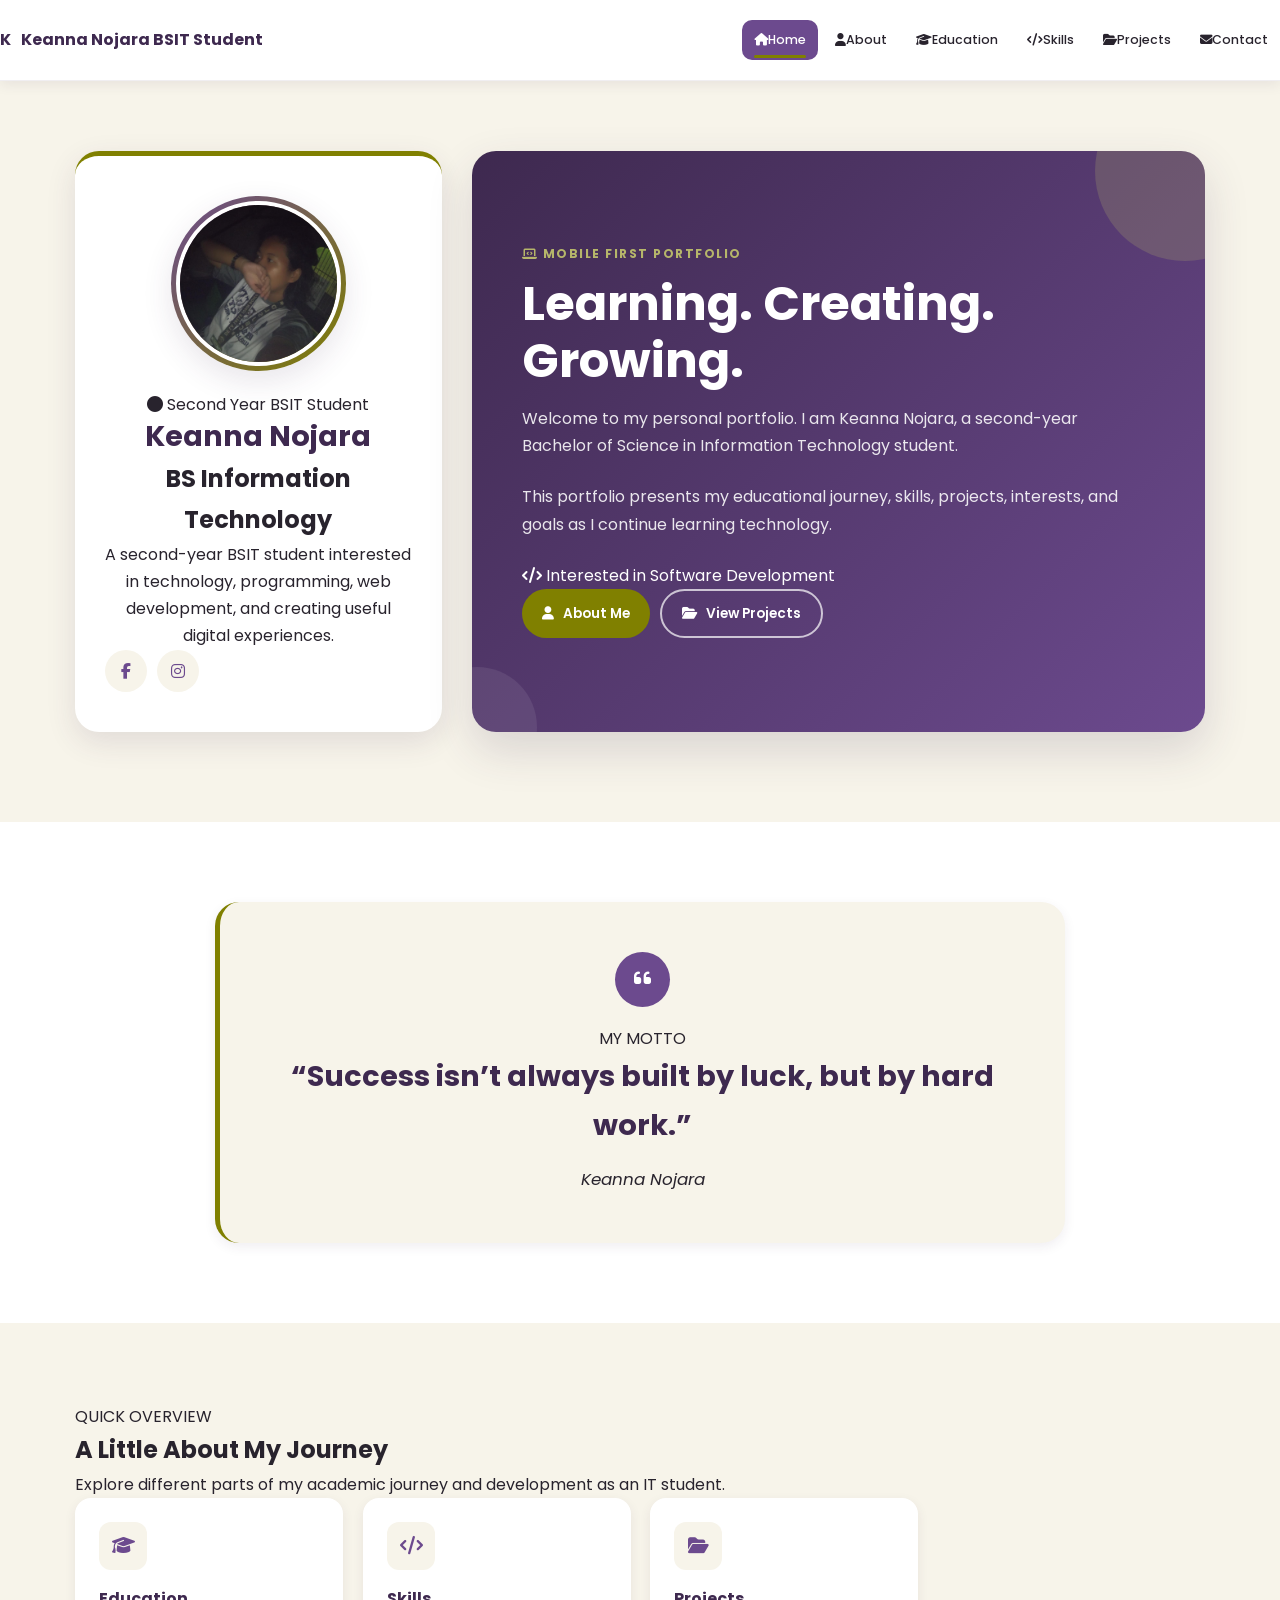
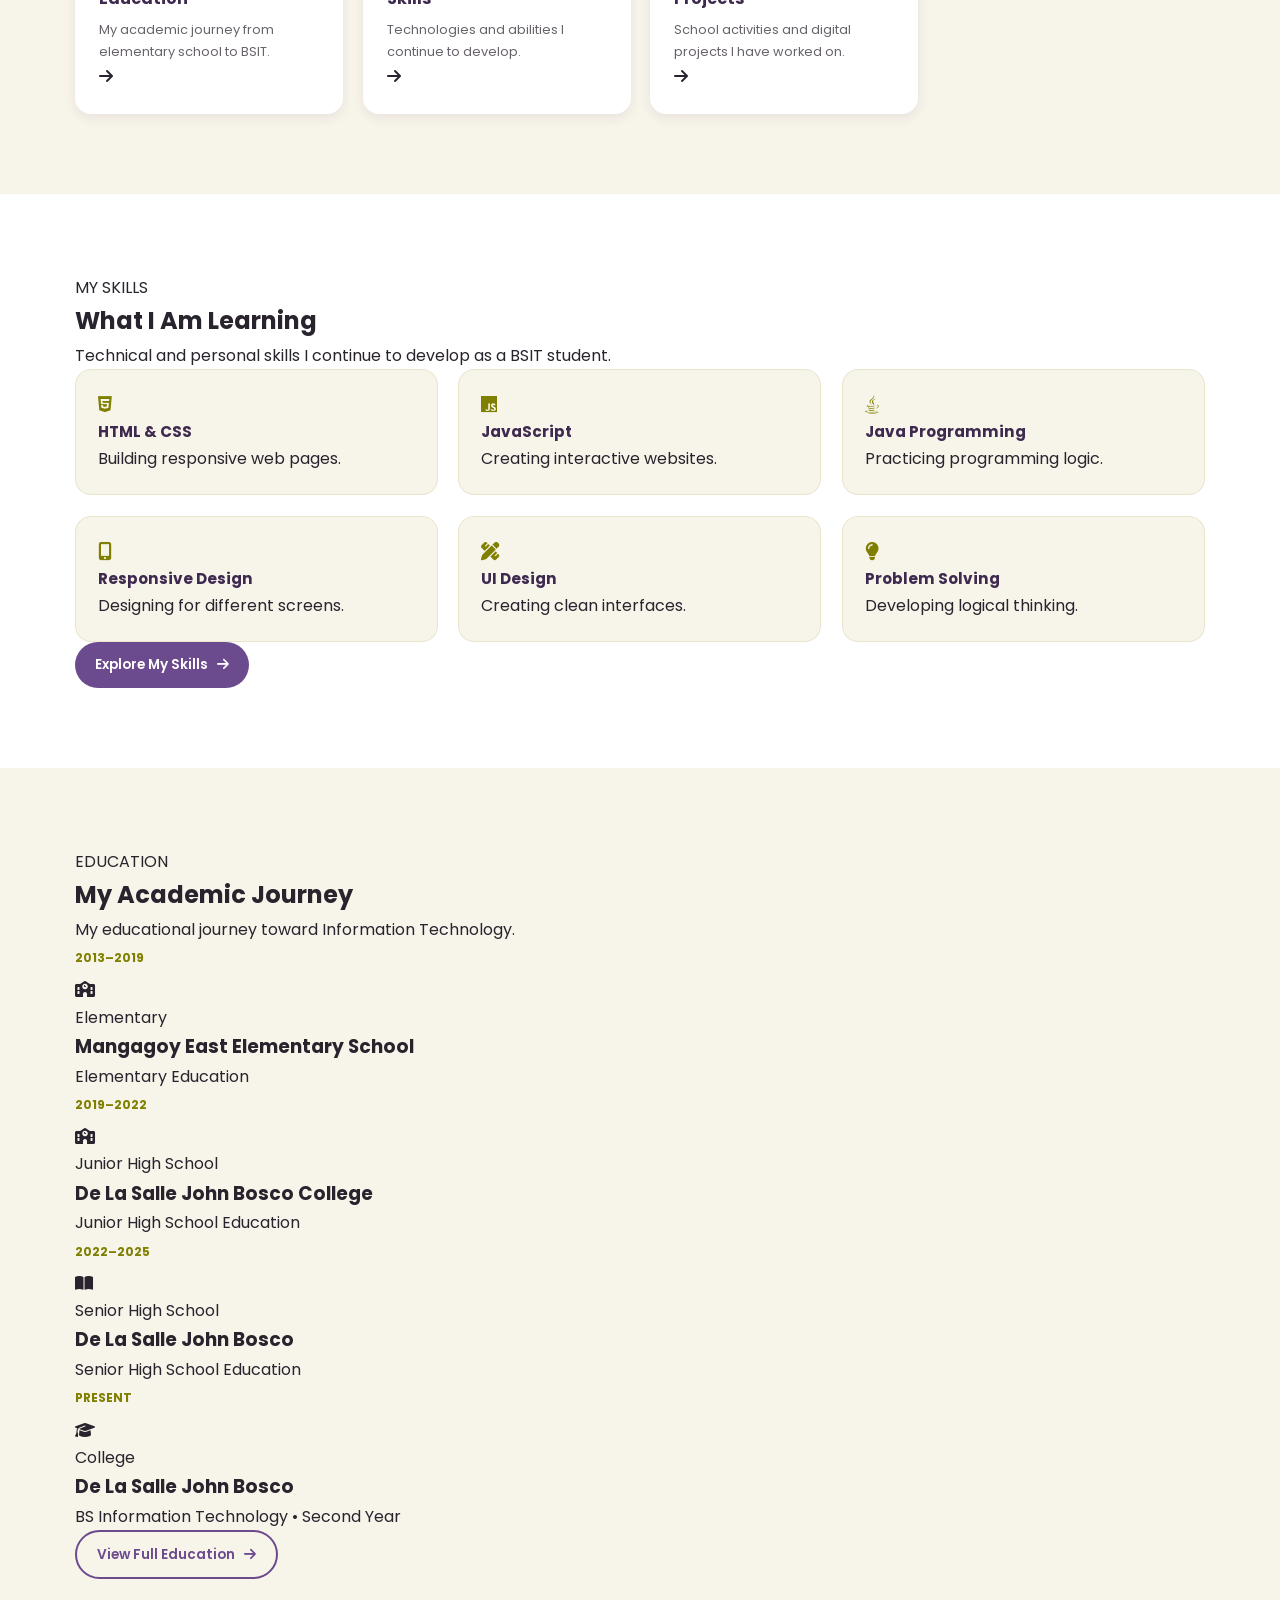
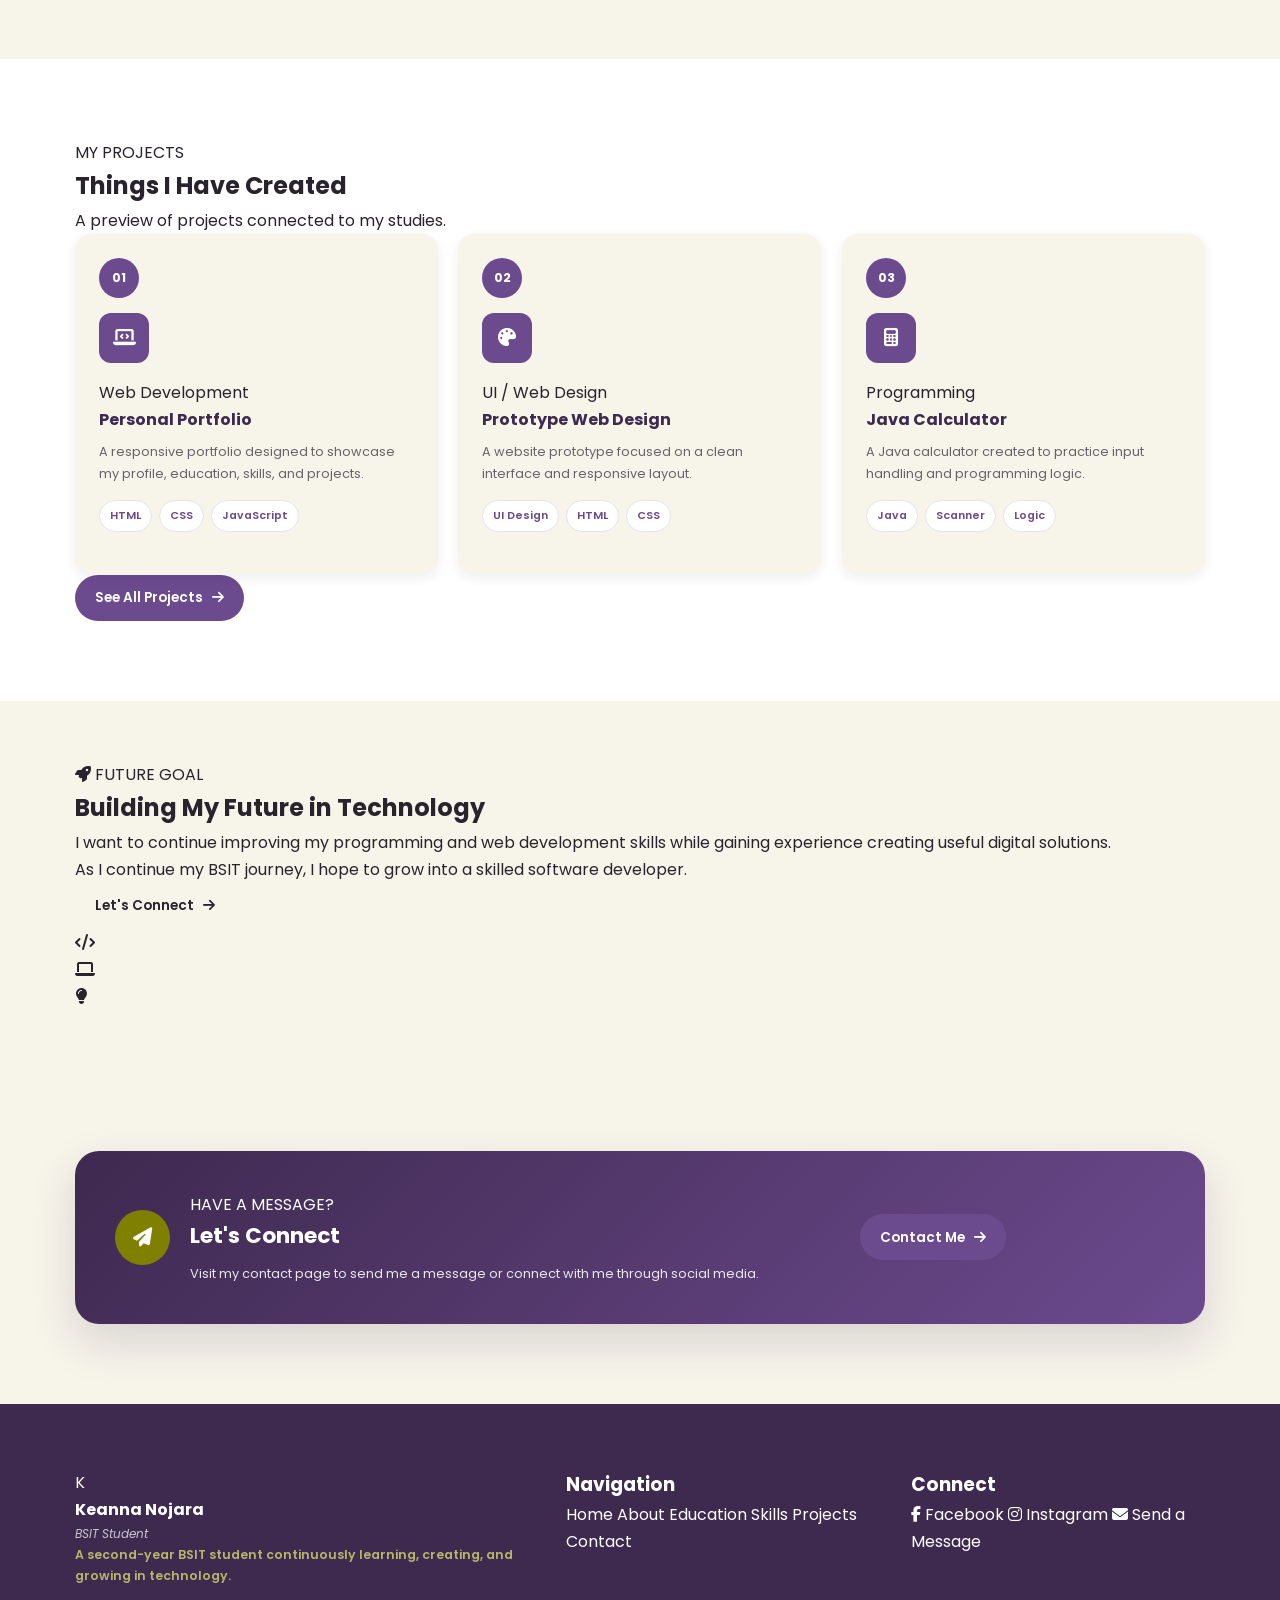
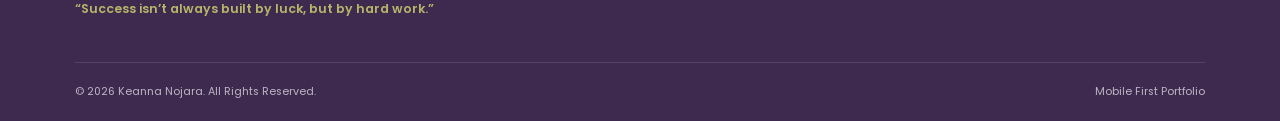
<file: index.html>
<!DOCTYPE html>
<html lang="en">

<head>

    <meta charset="UTF-8">

    <meta
        name="viewport"
        content="width=device-width, initial-scale=1.0"
    >

    <meta
        name="description"
        content="Keanna Nojara - Mobile First Portfolio"
    >

    <title>
        Keanna Nojara | Mobile First Design
    </title>

    <!-- Google Font -->
    <link
        rel="preconnect"
        href="https://fonts.googleapis.com"
    >

    <link
        rel="preconnect"
        href="https://fonts.gstatic.com"
        crossorigin
    >

    <link
        href="https://fonts.googleapis.com/css2?family=Poppins:wght@300;400;500;600;700;800&display=swap"
        rel="stylesheet"
    >

    <!-- Font Awesome -->
    <link
        rel="stylesheet"
        href="https://cdnjs.cloudflare.com/ajax/libs/font-awesome/6.7.2/css/all.min.css"
    >

    <!-- Main CSS -->
    <link
        rel="stylesheet"
        href="css/style.css"
    >

</head>


<body>


    <!-- ================================
         HEADER
    ================================= -->

    <header class="header">

        <div class="header-container">


            <!-- BRAND -->

            <a
                href="index.html"
                class="brand"
            >

                <div class="brand-symbol">
                    K
                </div>

                <div class="brand-info">

                    <strong>
                        Keanna Nojara
                    </strong>

                    <span>
                        BSIT Student
                    </span>

                </div>

            </a>


            <!-- HAMBURGER -->

            <button
                class="menu-toggle"
                id="menuToggle"
                aria-label="Open navigation menu"
                aria-expanded="false"
            >

                <i class="fas fa-bars"></i>

            </button>


            <!-- NAVIGATION -->

            <nav
                class="nav-menu"
                id="navMenu"
            >

                <a
                    href="index.html"
                    class="active"
                >

                    <i class="fas fa-house"></i>

                    <span>
                        Home
                    </span>

                </a>


                <a href="about.html">

                    <i class="fas fa-user"></i>

                    <span>
                        About
                    </span>

                </a>


                <a href="education.html">

                    <i class="fas fa-graduation-cap"></i>

                    <span>
                        Education
                    </span>

                </a>


                <a href="skills.html">

                    <i class="fas fa-code"></i>

                    <span>
                        Skills
                    </span>

                </a>


                <a href="projects.html">

                    <i class="fas fa-folder-open"></i>

                    <span>
                        Projects
                    </span>

                </a>


                <a href="contact.html">

                    <i class="fas fa-envelope"></i>

                    <span>
                        Contact
                    </span>

                </a>

            </nav>

        </div>

    </header>


    <!-- MAIN START -->

    <main>
              <!-- ================================
             HOME DASHBOARD
        ================================= -->

        <section class="home-dashboard">

            <div class="container">

                <div class="dashboard-grid">


                    <!-- PROFILE -->

                    <div class="profile-panel">

                        <div class="profile-image-wrapper">

                            <img
                                src="images/profile.jpg"
                                alt="Keanna Nojara"
                                class="profile-image"
                            >

                        </div>


                        <span class="profile-status">

                            <i class="fas fa-circle"></i>

                            Second Year BSIT Student

                        </span>


                        <h1>
                            Keanna Nojara
                        </h1>


                        <h2>
                            BS Information Technology
                        </h2>


                        <p class="profile-description">

                            A second-year BSIT student interested
                            in technology, programming, web
                            development, and creating useful
                            digital experiences.

                        </p>


                        <!-- SOCIAL LINKS -->

                        <div class="social-links">

                            <a
                                href="https://www.facebook.com/share/19TPp6X6EX/"
                                target="_blank"
                                rel="noopener noreferrer"
                                aria-label="Facebook"
                            >

                                <i class="fab fa-facebook-f"></i>

                            </a>


                            <a
                                href="https://www.instagram.com/dakeanns?stkn=enRpZnFwa3d4aTl4"
                                target="_blank"
                                rel="noopener noreferrer"
                                aria-label="Instagram"
                            >

                                <i class="fab fa-instagram"></i>

                            </a>

                        </div>

                    </div>


                    <!-- WELCOME -->

                    <div class="welcome-panel">

                        <div class="welcome-label">

                            <i class="fas fa-laptop-code"></i>

                            Mobile First Portfolio

                        </div>


                        <h2>

                            Learning.
                            <span>Creating.</span>
                            Growing.

                        </h2>


                        <p>

                            Welcome to my personal portfolio.
                            I am Keanna Nojara, a second-year
                            Bachelor of Science in Information
                            Technology student.

                        </p>


                        <p>

                            This portfolio presents my
                            educational journey, skills,
                            projects, interests, and goals
                            as I continue learning technology.

                        </p>


                        <div class="career-tag">

                            <i class="fas fa-code"></i>

                            Interested in Software Development

                        </div>


                        <!-- BUTTONS -->

                        <div class="welcome-buttons">

                            <a
                                href="about.html"
                                class="btn btn-primary"
                            >

                                <i class="fas fa-user"></i>

                                About Me

                            </a>


                            <a
                                href="projects.html"
                                class="btn btn-outline"
                            >

                                <i class="fas fa-folder-open"></i>

                                View Projects

                            </a>

                        </div>

                    </div>

                </div>

            </div>

        </section>
                <!-- ================================
             MOTTO
        ================================= -->

        <section class="motto-section">

            <div class="container">

                <div class="motto-card">

                    <div class="motto-icon">

                        <i class="fas fa-quote-left"></i>

                    </div>


                    <div class="motto-content">

                        <span>
                            MY MOTTO
                        </span>

                        <h2>

                            “Success isn’t always built
                            by luck, but by hard work.”

                        </h2>

                        <p>
                            Keanna Nojara
                        </p>

                    </div>

                </div>

            </div>

        </section>



        <!-- ================================
             QUICK OVERVIEW
        ================================= -->

        <section class="overview-section">

            <div class="container">

                <div class="section-heading">

                    <span>
                        QUICK OVERVIEW
                    </span>

                    <h2>
                        A Little About My Journey
                    </h2>

                    <p>

                        Explore different parts of my
                        academic journey and development
                        as an IT student.

                    </p>

                </div>


                <div class="overview-grid">


                    <a
                        href="education.html"
                        class="overview-card"
                    >

                        <div class="overview-icon">

                            <i class="fas fa-graduation-cap"></i>

                        </div>

                        <div>

                            <h3>
                                Education
                            </h3>

                            <p>
                                My academic journey from
                                elementary school to BSIT.
                            </p>

                        </div>

                        <i class="fas fa-arrow-right card-arrow"></i>

                    </a>


                    <a
                        href="skills.html"
                        class="overview-card"
                    >

                        <div class="overview-icon">

                            <i class="fas fa-code"></i>

                        </div>

                        <div>

                            <h3>
                                Skills
                            </h3>

                            <p>
                                Technologies and abilities
                                I continue to develop.
                            </p>

                        </div>

                        <i class="fas fa-arrow-right card-arrow"></i>

                    </a>


                    <a
                        href="projects.html"
                        class="overview-card"
                    >

                        <div class="overview-icon">

                            <i class="fas fa-folder-open"></i>

                        </div>

                        <div>

                            <h3>
                                Projects
                            </h3>

                            <p>
                                School activities and digital
                                projects I have worked on.
                            </p>

                        </div>

                        <i class="fas fa-arrow-right card-arrow"></i>

                    </a>

                </div>

            </div>

        </section>



        <!-- ================================
             SKILLS
        ================================= -->

        <section class="skills-snapshot">

            <div class="container">

                <div class="section-heading">

                    <span>
                        MY SKILLS
                    </span>

                    <h2>
                        What I Am Learning
                    </h2>

                    <p>

                        Technical and personal skills I
                        continue to develop as a BSIT student.

                    </p>

                </div>


                <div class="skills-grid">


                    <div class="skill-card">

                        <div class="skill-icon">

                            <i class="fab fa-html5"></i>

                        </div>

                        <div class="skill-info">

                            <h3>
                                HTML & CSS
                            </h3>

                            <p>
                                Building responsive web pages.
                            </p>

                        </div>

                    </div>


                    <div class="skill-card">

                        <div class="skill-icon">

                            <i class="fab fa-js"></i>

                        </div>

                        <div class="skill-info">

                            <h3>
                                JavaScript
                            </h3>

                            <p>
                                Creating interactive websites.
                            </p>

                        </div>

                    </div>


                    <div class="skill-card">

                        <div class="skill-icon">

                            <i class="fab fa-java"></i>

                        </div>

                        <div class="skill-info">

                            <h3>
                                Java Programming
                            </h3>

                            <p>
                                Practicing programming logic.
                            </p>

                        </div>

                    </div>


                    <div class="skill-card">

                        <div class="skill-icon">

                            <i class="fas fa-mobile-screen-button"></i>

                        </div>

                        <div class="skill-info">

                            <h3>
                                Responsive Design
                            </h3>

                            <p>
                                Designing for different screens.
                            </p>

                        </div>

                    </div>


                    <div class="skill-card">

                        <div class="skill-icon">

                            <i class="fas fa-pen-ruler"></i>

                        </div>

                        <div class="skill-info">

                            <h3>
                                UI Design
                            </h3>

                            <p>
                                Creating clean interfaces.
                            </p>

                        </div>

                    </div>


                    <div class="skill-card">

                        <div class="skill-icon">

                            <i class="fas fa-lightbulb"></i>

                        </div>

                        <div class="skill-info">

                            <h3>
                                Problem Solving
                            </h3>

                            <p>
                                Developing logical thinking.
                            </p>

                        </div>

                    </div>

                </div>


                <div class="center-button">

                    <a
                        href="skills.html"
                        class="btn btn-primary"
                    >

                        Explore My Skills

                        <i class="fas fa-arrow-right"></i>

                    </a>

                </div>

            </div>

        </section>
                <!-- ================================
             EDUCATION
        ================================= -->

        <section class="education-snapshot">

            <div class="container">

                <div class="section-heading">

                    <span>
                        EDUCATION
                    </span>

                    <h2>
                        My Academic Journey
                    </h2>

                    <p>

                        My educational journey toward
                        Information Technology.

                    </p>

                </div>


                <div class="education-list">


                    <div class="education-item">

                        <div class="education-year">
                            2013–2019
                        </div>

                        <div class="education-marker">

                            <i class="fas fa-school"></i>

                        </div>

                        <div class="education-details">

                            <span>
                                Elementary
                            </span>

                            <h3>
                                Mangagoy East Elementary School
                            </h3>

                            <p>
                                Elementary Education
                            </p>

                        </div>

                    </div>


                    <div class="education-item">

                        <div class="education-year">
                            2019–2022
                        </div>

                        <div class="education-marker">

                            <i class="fas fa-school"></i>

                        </div>

                        <div class="education-details">

                            <span>
                                Junior High School
                            </span>

                            <h3>
                                De La Salle John Bosco College
                            </h3>

                            <p>
                                Junior High School Education
                            </p>

                        </div>

                    </div>


                    <div class="education-item">

                        <div class="education-year">
                            2022–2025
                        </div>

                        <div class="education-marker">

                            <i class="fas fa-book-open"></i>

                        </div>

                        <div class="education-details">

                            <span>
                                Senior High School
                            </span>

                            <h3>
                                De La Salle John Bosco
                            </h3>

                            <p>
                                Senior High School Education
                            </p>

                        </div>

                    </div>


                    <div class="education-item current">

                        <div class="education-year">
                            PRESENT
                        </div>

                        <div class="education-marker">

                            <i class="fas fa-graduation-cap"></i>

                        </div>

                        <div class="education-details">

                            <span>
                                College
                            </span>

                            <h3>
                                De La Salle John Bosco
                            </h3>

                            <p>
                                BS Information Technology
                                • Second Year
                            </p>

                        </div>

                    </div>

                </div>


                <div class="center-button">

                    <a
                        href="education.html"
                        class="btn btn-outline"
                    >

                        View Full Education

                        <i class="fas fa-arrow-right"></i>

                    </a>

                </div>

            </div>

        </section>



        <!-- ================================
             PROJECTS
        ================================= -->

        <section class="project-preview">

            <div class="container">

                <div class="section-heading">

                    <span>
                        MY PROJECTS
                    </span>

                    <h2>
                        Things I Have Created
                    </h2>

                    <p>

                        A preview of projects connected
                        to my studies.

                    </p>

                </div>


                <div class="project-grid">


                    <article class="project-card">

                        <div class="project-number">
                            01
                        </div>

                        <div class="project-icon">

                            <i class="fas fa-laptop-code"></i>

                        </div>

                        <span class="project-category">
                            Web Development
                        </span>

                        <h3>
                            Personal Portfolio
                        </h3>

                        <p>

                            A responsive portfolio designed
                            to showcase my profile, education,
                            skills, and projects.

                        </p>

                        <div class="project-tech">

                            <span>HTML</span>
                            <span>CSS</span>
                            <span>JavaScript</span>

                        </div>

                    </article>


                    <article class="project-card">

                        <div class="project-number">
                            02
                        </div>

                        <div class="project-icon">

                            <i class="fas fa-palette"></i>

                        </div>

                        <span class="project-category">
                            UI / Web Design
                        </span>

                        <h3>
                            Prototype Web Design
                        </h3>

                        <p>

                            A website prototype focused
                            on a clean interface and
                            responsive layout.

                        </p>

                        <div class="project-tech">

                            <span>UI Design</span>
                            <span>HTML</span>
                            <span>CSS</span>

                        </div>

                    </article>


                    <article class="project-card">

                        <div class="project-number">
                            03
                        </div>

                        <div class="project-icon">

                            <i class="fas fa-calculator"></i>

                        </div>

                        <span class="project-category">
                            Programming
                        </span>

                        <h3>
                            Java Calculator
                        </h3>

                        <p>

                            A Java calculator created to
                            practice input handling and
                            programming logic.

                        </p>

                        <div class="project-tech">

                            <span>Java</span>
                            <span>Scanner</span>
                            <span>Logic</span>

                        </div>

                    </article>

                </div>


                <div class="center-button">

                    <a
                        href="projects.html"
                        class="btn btn-primary"
                    >

                        See All Projects

                        <i class="fas fa-arrow-right"></i>

                    </a>

                </div>

            </div>

        </section>



        <!-- ================================
             FUTURE GOAL
        ================================= -->

        <section class="future-section">

            <div class="container">

                <div class="future-card">

                    <div class="future-content">

                        <span class="future-label">

                            <i class="fas fa-rocket"></i>

                            FUTURE GOAL

                        </span>


                        <h2>
                            Building My Future
                            in Technology
                        </h2>


                        <p>

                            I want to continue improving my
                            programming and web development
                            skills while gaining experience
                            creating useful digital solutions.

                        </p>


                        <p>

                            As I continue my BSIT journey,
                            I hope to grow into a skilled
                            software developer.

                        </p>


                        <a
                            href="contact.html"
                            class="btn btn-light"
                        >

                            Let's Connect

                            <i class="fas fa-arrow-right"></i>

                        </a>

                    </div>


                    <div class="future-visual">

                        <div class="visual-circle">

                            <i class="fas fa-code"></i>

                        </div>

                        <div class="visual-circle small">

                            <i class="fas fa-laptop"></i>

                        </div>

                        <div class="visual-circle tiny">

                            <i class="fas fa-lightbulb"></i>

                        </div>

                    </div>

                </div>

            </div>

        </section>



        <!-- ================================
             CONTACT CTA
        ================================= -->

        <section class="contact-cta">

            <div class="container">

                <div class="cta-card">

                    <div class="cta-icon">

                        <i class="fas fa-paper-plane"></i>

                    </div>


                    <div class="cta-content">

                        <span>
                            HAVE A MESSAGE?
                        </span>

                        <h2>
                            Let's Connect
                        </h2>

                        <p>

                            Visit my contact page to send
                            me a message or connect with me
                            through social media.

                        </p>

                    </div>


                    <a
                        href="contact.html"
                        class="btn btn-primary"
                    >

                        Contact Me

                        <i class="fas fa-arrow-right"></i>

                    </a>

                </div>

            </div>

        </section>


    </main>



    <!-- ================================
         FOOTER
    ================================= -->

    <footer class="footer">

        <div class="container">

            <div class="footer-grid">


                <!-- FOOTER BRAND -->

                <div class="footer-brand">

                    <a
                        href="index.html"
                        class="footer-logo"
                    >

                        <div class="brand-symbol">
                            K
                        </div>

                        <div>

                            <strong>
                                Keanna Nojara
                            </strong>

                            <span>
                                BSIT Student
                            </span>

                        </div>

                    </a>


                    <p>

                        A second-year BSIT student
                        continuously learning,
                        creating, and growing in
                        technology.

                    </p>


                    <p class="footer-motto">

                        “Success isn’t always built
                        by luck, but by hard work.”

                    </p>

                </div>


                <!-- NAVIGATION -->

                <div class="footer-column">

                    <h3>
                        Navigation
                    </h3>

                    <a href="index.html">
                        Home
                    </a>

                    <a href="about.html">
                        About
                    </a>

                    <a href="education.html">
                        Education
                    </a>

                    <a href="skills.html">
                        Skills
                    </a>

                    <a href="projects.html">
                        Projects
                    </a>

                    <a href="contact.html">
                        Contact
                    </a>

                </div>


                <!-- SOCIAL -->

                <div class="footer-column">

                    <h3>
                        Connect
                    </h3>


                    <a
                        href="https://www.facebook.com/share/19TPp6X6EX/"
                        target="_blank"
                        rel="noopener noreferrer"
                    >

                        <i class="fab fa-facebook-f"></i>

                        Facebook

                    </a>


                    <a
                        href="https://www.instagram.com/dakeanns?stkn=enRpZnFwa3d4aTl4"
                        target="_blank"
                        rel="noopener noreferrer"
                    >

                        <i class="fab fa-instagram"></i>

                        Instagram

                    </a>


                    <a href="contact.html">

                        <i class="fas fa-envelope"></i>

                        Send a Message

                    </a>

                </div>

            </div>


            <!-- COPYRIGHT -->

            <div class="footer-bottom">

                <p>

                    ©
                    <span id="currentYear"></span>
                    Keanna Nojara.
                    All Rights Reserved.

                </p>


                <p>
                    Mobile First Portfolio
                </p>

            </div>

        </div>

    </footer>



    <!-- ================================
         JAVASCRIPT
    ================================= -->

    <script src="js/script.js"></script>


</body>

                                 </html>
</file>
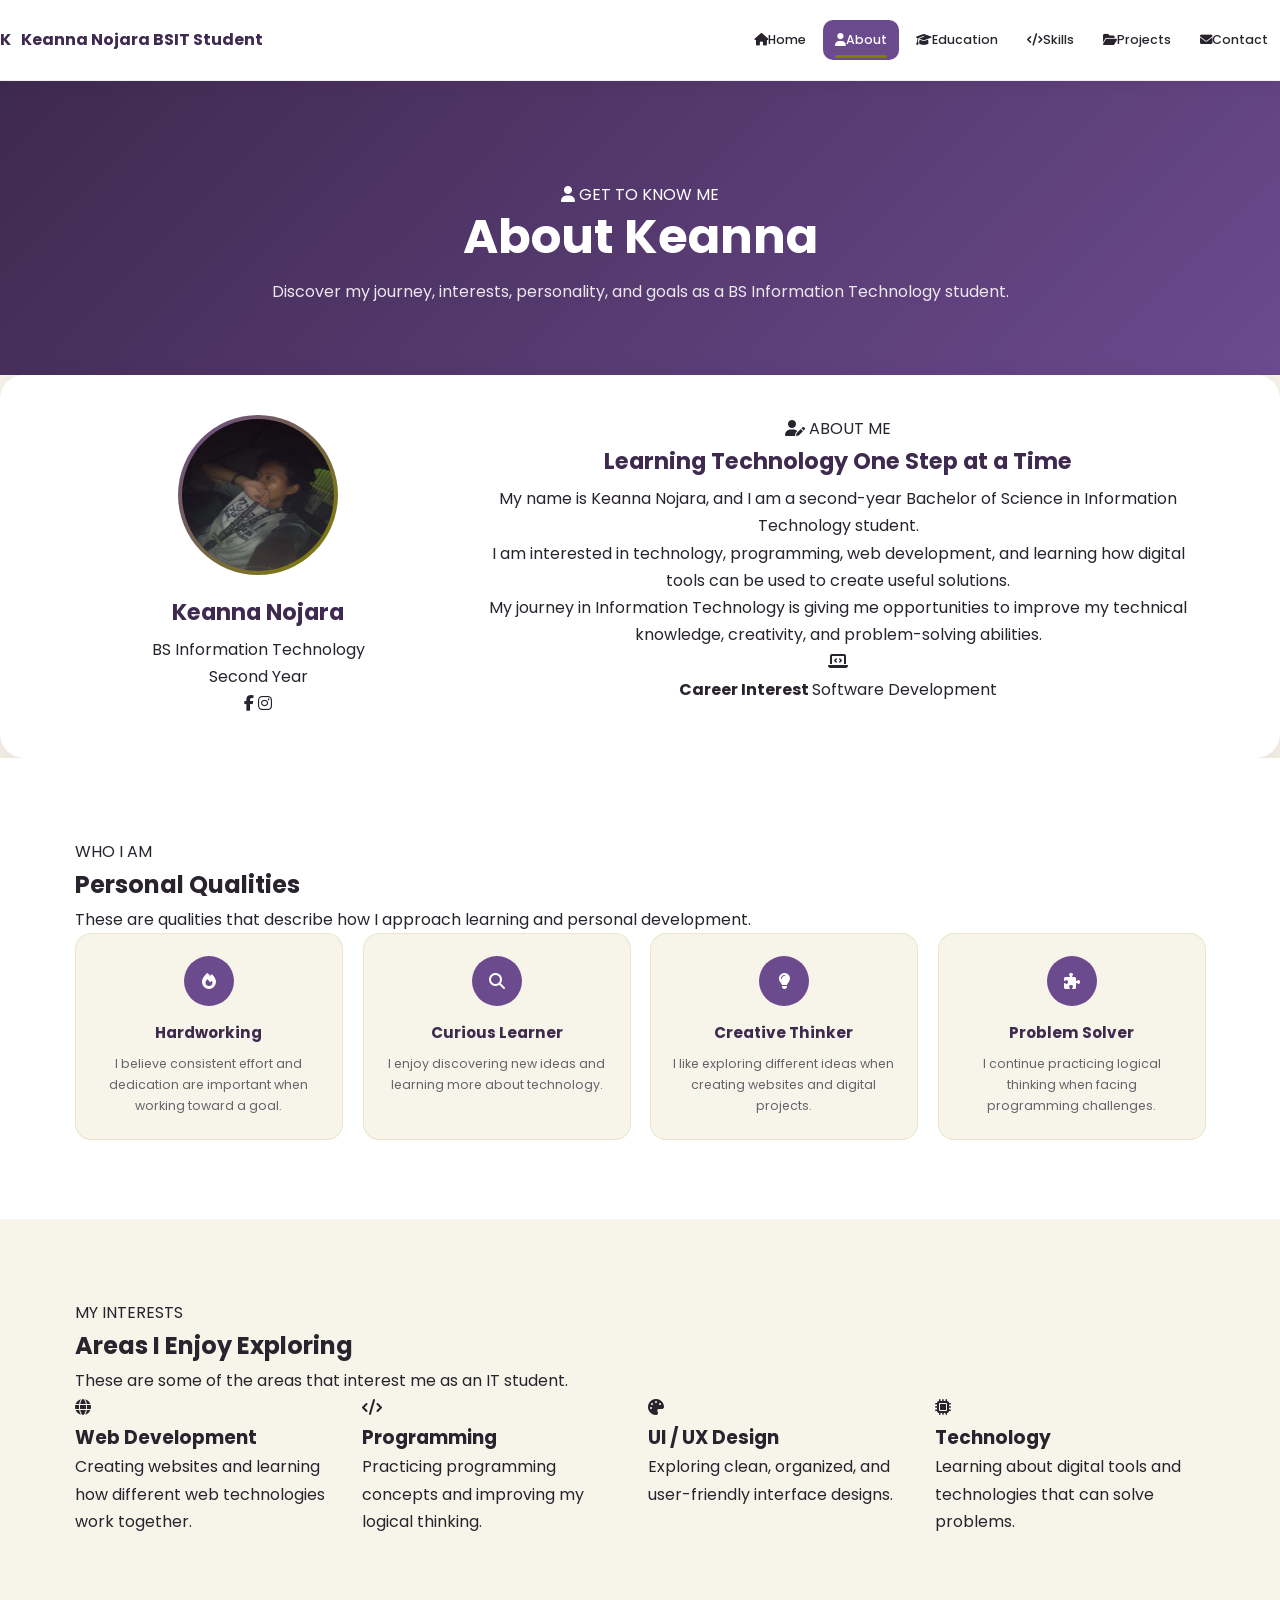
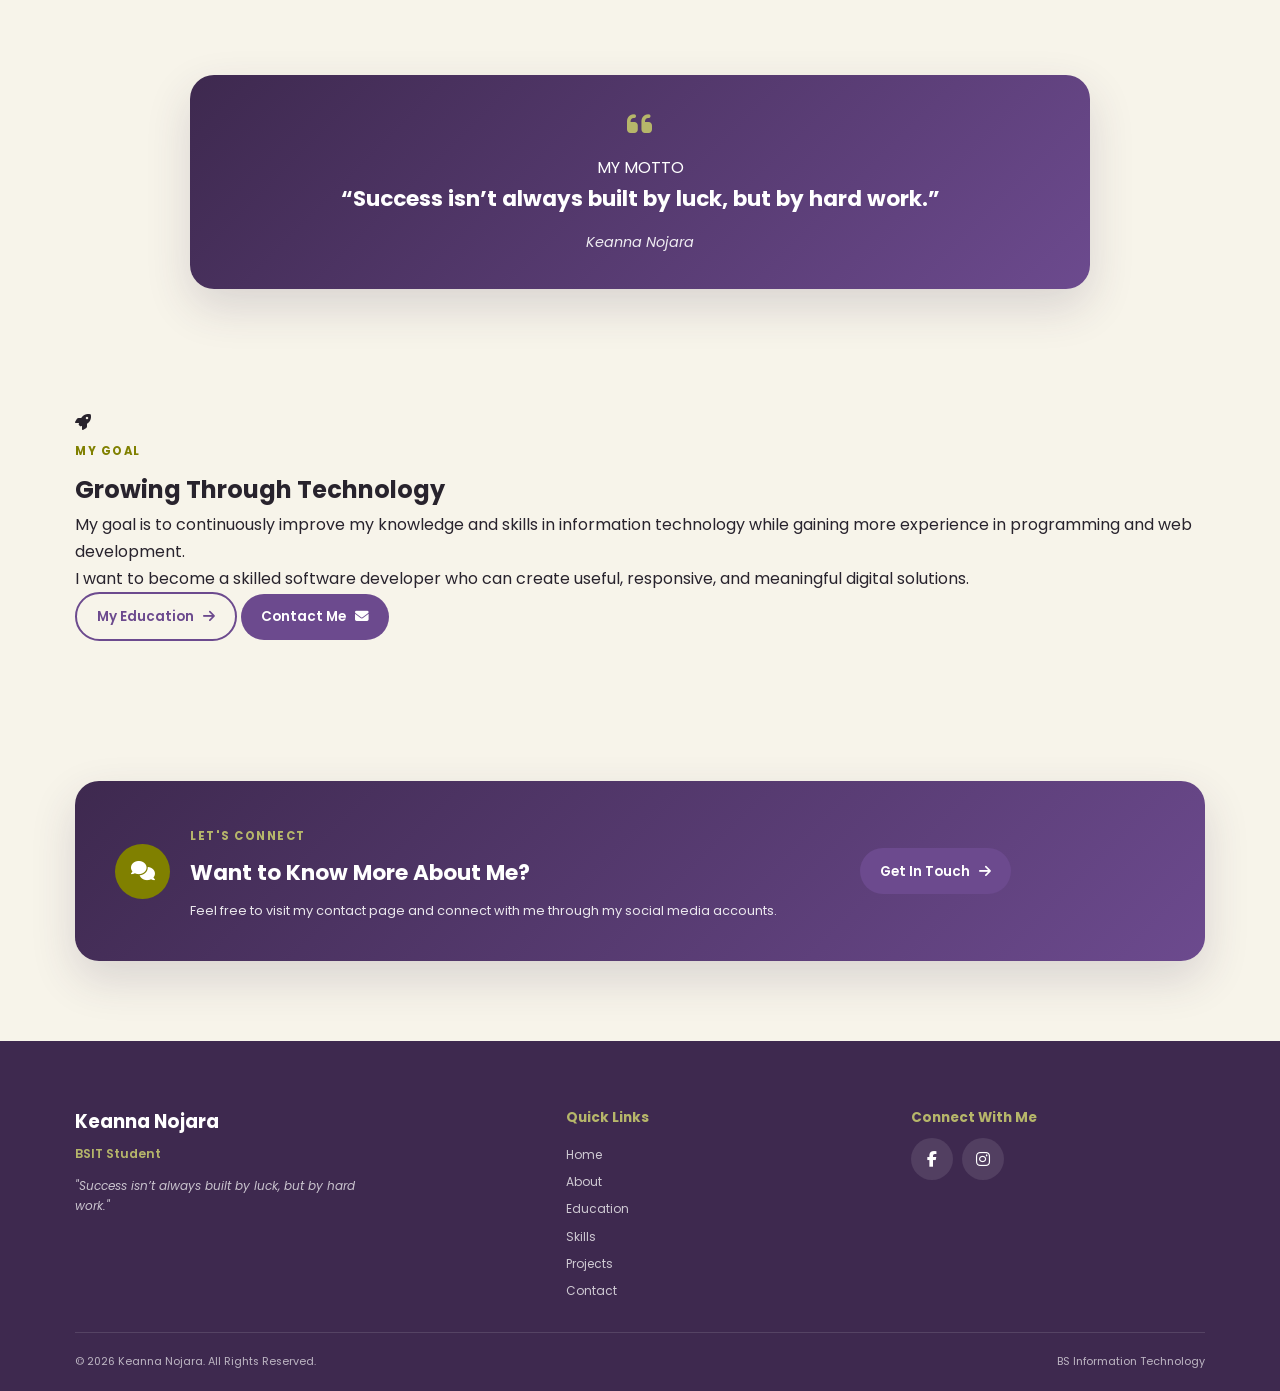
<file: about.html>
<!DOCTYPE html>
<html lang="en">

<head>

    <meta charset="UTF-8">

    <meta
        name="viewport"
        content="width=device-width, initial-scale=1.0"
    >

    <meta
        name="description"
        content="About Keanna Nojara - BSIT Student"
    >

    <title>
        About Keanna Nojara
    </title>


    <!-- ================================
         GOOGLE FONT
    ================================= -->

    <link
        rel="preconnect"
        href="https://fonts.googleapis.com"
    >

    <link
        rel="preconnect"
        href="https://fonts.gstatic.com"
        crossorigin
    >

    <link
        href="https://fonts.googleapis.com/css2?family=Poppins:wght@300;400;500;600;700;800&display=swap"
        rel="stylesheet"
    >


    <!-- ================================
         FONT AWESOME
    ================================= -->

    <link
        rel="stylesheet"
        href="https://cdnjs.cloudflare.com/ajax/libs/font-awesome/6.7.2/css/all.min.css"
    >


    <!-- ================================
         MAIN CSS
    ================================= -->

    <link
        rel="stylesheet"
        href="css/style.css"
    >

</head>


<body>


    <!-- =================================
         HEADER
    ================================== -->

    <header class="header">

        <div class="header-container">


            <!-- BRAND -->

            <a
                href="index.html"
                class="brand"
            >

                <div class="brand-symbol">
                    K
                </div>

                <div class="brand-info">

                    <strong>
                        Keanna Nojara
                    </strong>

                    <span>
                        BSIT Student
                    </span>

                </div>

            </a>


            <!-- HAMBURGER -->

            <button
                class="menu-toggle"
                id="menuToggle"
                aria-label="Open navigation menu"
                aria-expanded="false"
            >

                <i class="fas fa-bars"></i>

            </button>


            <!-- NAVIGATION -->

            <nav
                class="nav-menu"
                id="navMenu"
            >

                <a href="index.html">

                    <i class="fas fa-house"></i>

                    <span>
                        Home
                    </span>

                </a>


                <a
                    href="about.html"
                    class="active"
                >

                    <i class="fas fa-user"></i>

                    <span>
                        About
                    </span>

                </a>


                <a href="education.html">

                    <i class="fas fa-graduation-cap"></i>

                    <span>
                        Education
                    </span>

                </a>


                <a href="skills.html">

                    <i class="fas fa-code"></i>

                    <span>
                        Skills
                    </span>

                </a>


                <a href="projects.html">

                    <i class="fas fa-folder-open"></i>

                    <span>
                        Projects
                    </span>

                </a>


                <a href="contact.html">

                    <i class="fas fa-envelope"></i>

                    <span>
                        Contact
                    </span>

                </a>

            </nav>

        </div>

    </header>



    <!-- =================================
         MAIN
    ================================== -->

    <main>


        <!-- =================================
             PAGE INTRO
        ================================== -->

        <section class="page-intro">

            <div class="container">


                <div class="page-intro-content">


                    <span class="page-label">

                        <i class="fas fa-user"></i>

                        GET TO KNOW ME

                    </span>


                    <h1>
                        About Keanna
                    </h1>


                    <p>

                        Discover my journey, interests,
                        personality, and goals as a
                        BS Information Technology student.

                    </p>

                </div>


            </div>

        </section>



        <!-- =================================
             PROFILE DASHBOARD
        ================================== -->

        <section class="about-profile">

            <div class="container">


                <div class="about-dashboard">


                    <!-- PROFILE SIDE -->

                    <div class="about-profile-card">


                        <div class="about-image-wrapper">

                            <img
                                src="images/profile.jpg"
                                alt="Keanna Nojara"
                                class="about-profile-image"
                            >

                        </div>


                        <h2>
                            Keanna Nojara
                        </h2>


                        <p class="about-course">
                            BS Information Technology
                        </p>


                        <span class="about-year">
                            Second Year
                        </span>


                        <div class="about-socials">


                            <a
                                href="https://www.facebook.com/share/19TPp6X6EX/"
                                target="_blank"
                                rel="noopener noreferrer"
                                aria-label="Facebook"
                            >

                                <i class="fab fa-facebook-f"></i>

                            </a>


                            <a
                                href="https://www.instagram.com/dakeanns?stkn=enRpZnFwa3d4aTl4"
                                target="_blank"
                                rel="noopener noreferrer"
                                aria-label="Instagram"
                            >

                                <i class="fab fa-instagram"></i>

                            </a>


                        </div>

                    </div>



                    <!-- ABOUT INTRO -->

                    <div class="about-intro-card">


                        <span class="card-label">

                            <i class="fas fa-user-pen"></i>

                            ABOUT ME

                        </span>


                        <h2>
                            Learning Technology
                            One Step at a Time
                        </h2>


                        <p>

                            My name is Keanna Nojara,
                            and I am a second-year
                            Bachelor of Science in
                            Information Technology
                            student.

                        </p>


                        <p>

                            I am interested in technology,
                            programming, web development,
                            and learning how digital
                            tools can be used to create
                            useful solutions.

                        </p>


                        <p>

                            My journey in Information
                            Technology is giving me
                            opportunities to improve my
                            technical knowledge, creativity,
                            and problem-solving abilities.

                        </p>


                        <div class="about-highlight">


                            <div class="highlight-icon">

                                <i class="fas fa-laptop-code"></i>

                            </div>


                            <div>

                                <strong>
                                    Career Interest
                                </strong>

                                <span>
                                    Software Development
                                </span>

                            </div>


                        </div>


                    </div>


                </div>

            </div>

                      </section>
                              <!-- =================================
             PERSONAL QUALITIES
        ================================== -->

        <section class="qualities-section">

            <div class="container">

                <div class="section-heading">

                    <span>
                        WHO I AM
                    </span>

                    <h2>
                        Personal Qualities
                    </h2>

                    <p>
                        These are qualities that describe
                        how I approach learning and personal
                        development.
                    </p>

                </div>


                <div class="qualities-grid">


                    <!-- QUALITY 1 -->

                    <div class="quality-card">

                        <div class="quality-icon">

                            <i class="fas fa-fire"></i>

                        </div>

                        <h3>
                            Hardworking
                        </h3>

                        <p>
                            I believe consistent effort and
                            dedication are important when
                            working toward a goal.
                        </p>

                    </div>


                    <!-- QUALITY 2 -->

                    <div class="quality-card">

                        <div class="quality-icon">

                            <i class="fas fa-magnifying-glass"></i>

                        </div>

                        <h3>
                            Curious Learner
                        </h3>

                        <p>
                            I enjoy discovering new ideas
                            and learning more about technology.
                        </p>

                    </div>


                    <!-- QUALITY 3 -->

                    <div class="quality-card">

                        <div class="quality-icon">

                            <i class="fas fa-lightbulb"></i>

                        </div>

                        <h3>
                            Creative Thinker
                        </h3>

                        <p>
                            I like exploring different ideas
                            when creating websites and digital
                            projects.
                        </p>

                    </div>


                    <!-- QUALITY 4 -->

                    <div class="quality-card">

                        <div class="quality-icon">

                            <i class="fas fa-puzzle-piece"></i>

                        </div>

                        <h3>
                            Problem Solver
                        </h3>

                        <p>
                            I continue practicing logical
                            thinking when facing programming
                            challenges.
                        </p>

                    </div>


                </div>

            </div>

        </section>



        <!-- =================================
             MY INTERESTS
        ================================== -->

        <section class="interests-section">

            <div class="container">


                <div class="section-heading">

                    <span>
                        MY INTERESTS
                    </span>

                    <h2>
                        Areas I Enjoy Exploring
                    </h2>

                    <p>
                        These are some of the areas that
                        interest me as an IT student.
                    </p>

                </div>


                <div class="interests-grid">


                    <!-- INTEREST 1 -->

                    <div class="interest-card">

                        <div class="interest-icon">

                            <i class="fas fa-globe"></i>

                        </div>

                        <h3>
                            Web Development
                        </h3>

                        <p>
                            Creating websites and learning
                            how different web technologies
                            work together.
                        </p>

                    </div>


                    <!-- INTEREST 2 -->

                    <div class="interest-card">

                        <div class="interest-icon">

                            <i class="fas fa-code"></i>

                        </div>

                        <h3>
                            Programming
                        </h3>

                        <p>
                            Practicing programming concepts
                            and improving my logical thinking.
                        </p>

                    </div>


                    <!-- INTEREST 3 -->

                    <div class="interest-card">

                        <div class="interest-icon">

                            <i class="fas fa-palette"></i>

                        </div>

                        <h3>
                            UI / UX Design
                        </h3>

                        <p>
                            Exploring clean, organized, and
                            user-friendly interface designs.
                        </p>

                    </div>


                    <!-- INTEREST 4 -->

                    <div class="interest-card">

                        <div class="interest-icon">

                            <i class="fas fa-microchip"></i>

                        </div>

                        <h3>
                            Technology
                        </h3>

                        <p>
                            Learning about digital tools and
                            technologies that can solve problems.
                        </p>

                    </div>


                </div>

            </div>

        </section>



        <!-- =================================
             MOTTO
        ================================== -->

        <section class="about-motto-section">

            <div class="container">


                <div class="about-motto-card">


                    <div class="motto-symbol">

                        <i class="fas fa-quote-left"></i>

                    </div>


                    <div class="about-motto-content">

                        <span>
                            MY MOTTO
                        </span>


                        <h2>
                            “Success isn’t always built
                            by luck, but by hard work.”
                        </h2>


                        <p>
                            Keanna Nojara
                        </p>

                    </div>


                </div>

            </div>

        </section>
              <!-- =========================
             GOAL SECTION
        ========================== -->

        <section class="goal-section">

            <div class="container">

                <div class="goal-card">

                    <div class="goal-icon">
                        <i class="fas fa-rocket"></i>
                    </div>

                    <div class="goal-content">

                        <span class="section-label">MY GOAL</span>

                        <h2>Growing Through Technology</h2>

                        <p>
                            My goal is to continuously improve my knowledge
                            and skills in information technology while gaining
                            more experience in programming and web development.
                        </p>

                        <p>
                            I want to become a skilled software developer who
                            can create useful, responsive, and meaningful
                            digital solutions.
                        </p>

                        <div class="goal-buttons">

                            <a href="education.html" class="btn btn-outline">
                                My Education
                                <i class="fas fa-arrow-right"></i>
                            </a>

                            <a href="contact.html" class="btn btn-primary">
                                Contact Me
                                <i class="fas fa-envelope"></i>
                            </a>

                        </div>

                    </div>

                </div>

            </div>

        </section>


        <!-- =========================
             CONTACT CTA
        ========================== -->

        <section class="contact-cta">

            <div class="container">

                <div class="cta-card">

                    <div class="cta-icon">
                        <i class="fas fa-comments"></i>
                    </div>

                    <div class="cta-content">

                        <span class="section-label">
                            LET'S CONNECT
                        </span>

                        <h2>Want to Know More About Me?</h2>

                        <p>
                            Feel free to visit my contact page and connect
                            with me through my social media accounts.
                        </p>

                    </div>

                    <a href="contact.html" class="btn btn-primary">
                        Get In Touch
                        <i class="fas fa-arrow-right"></i>
                    </a>

                </div>

            </div>

        </section>

    </main>


    <!-- =========================
         FOOTER
    ========================== -->

    <footer class="footer">

        <div class="container">

            <div class="footer-grid">

                <!-- FOOTER BRAND -->
                <div class="footer-brand">

                    <h3>Keanna Nojara</h3>

                    <p>
                        BSIT Student
                    </p>

                    <span>
                        "Success isn’t always built by luck,
                        but by hard work."
                    </span>

                </div>


                <!-- FOOTER NAVIGATION -->
                <div class="footer-links">

                    <h4>Quick Links</h4>

                    <a href="index.html">Home</a>
                    <a href="about.html">About</a>
                    <a href="education.html">Education</a>
                    <a href="skills.html">Skills</a>
                    <a href="projects.html">Projects</a>
                    <a href="contact.html">Contact</a>

                </div>


                <!-- FOOTER SOCIAL -->
                <div class="footer-social">

                    <h4>Connect With Me</h4>

                    <div class="social-links">

                        <a
                            href="https://www.facebook.com/share/19TPp6X6EX/"
                            target="_blank"
                            aria-label="Facebook">
                            <i class="fab fa-facebook-f"></i>
                        </a>

                        <a
                            href="https://www.instagram.com/dakeanns?stkn=enRpZnFwa3d4aTl4"
                            target="_blank"
                            aria-label="Instagram">
                            <i class="fab fa-instagram"></i>
                        </a>

                    </div>

                </div>

            </div>


            <!-- FOOTER BOTTOM -->

            <div class="footer-bottom">

                <p>
                    © <span id="currentYear"></span>
                    Keanna Nojara. All Rights Reserved.
                </p>

                <p>
                    BS Information Technology
                </p>

            </div>

        </div>

    </footer>


    <!-- =========================
         JAVASCRIPT
    ========================== -->

    <script src="js/script.js"></script>

</body>

</html>
</file>
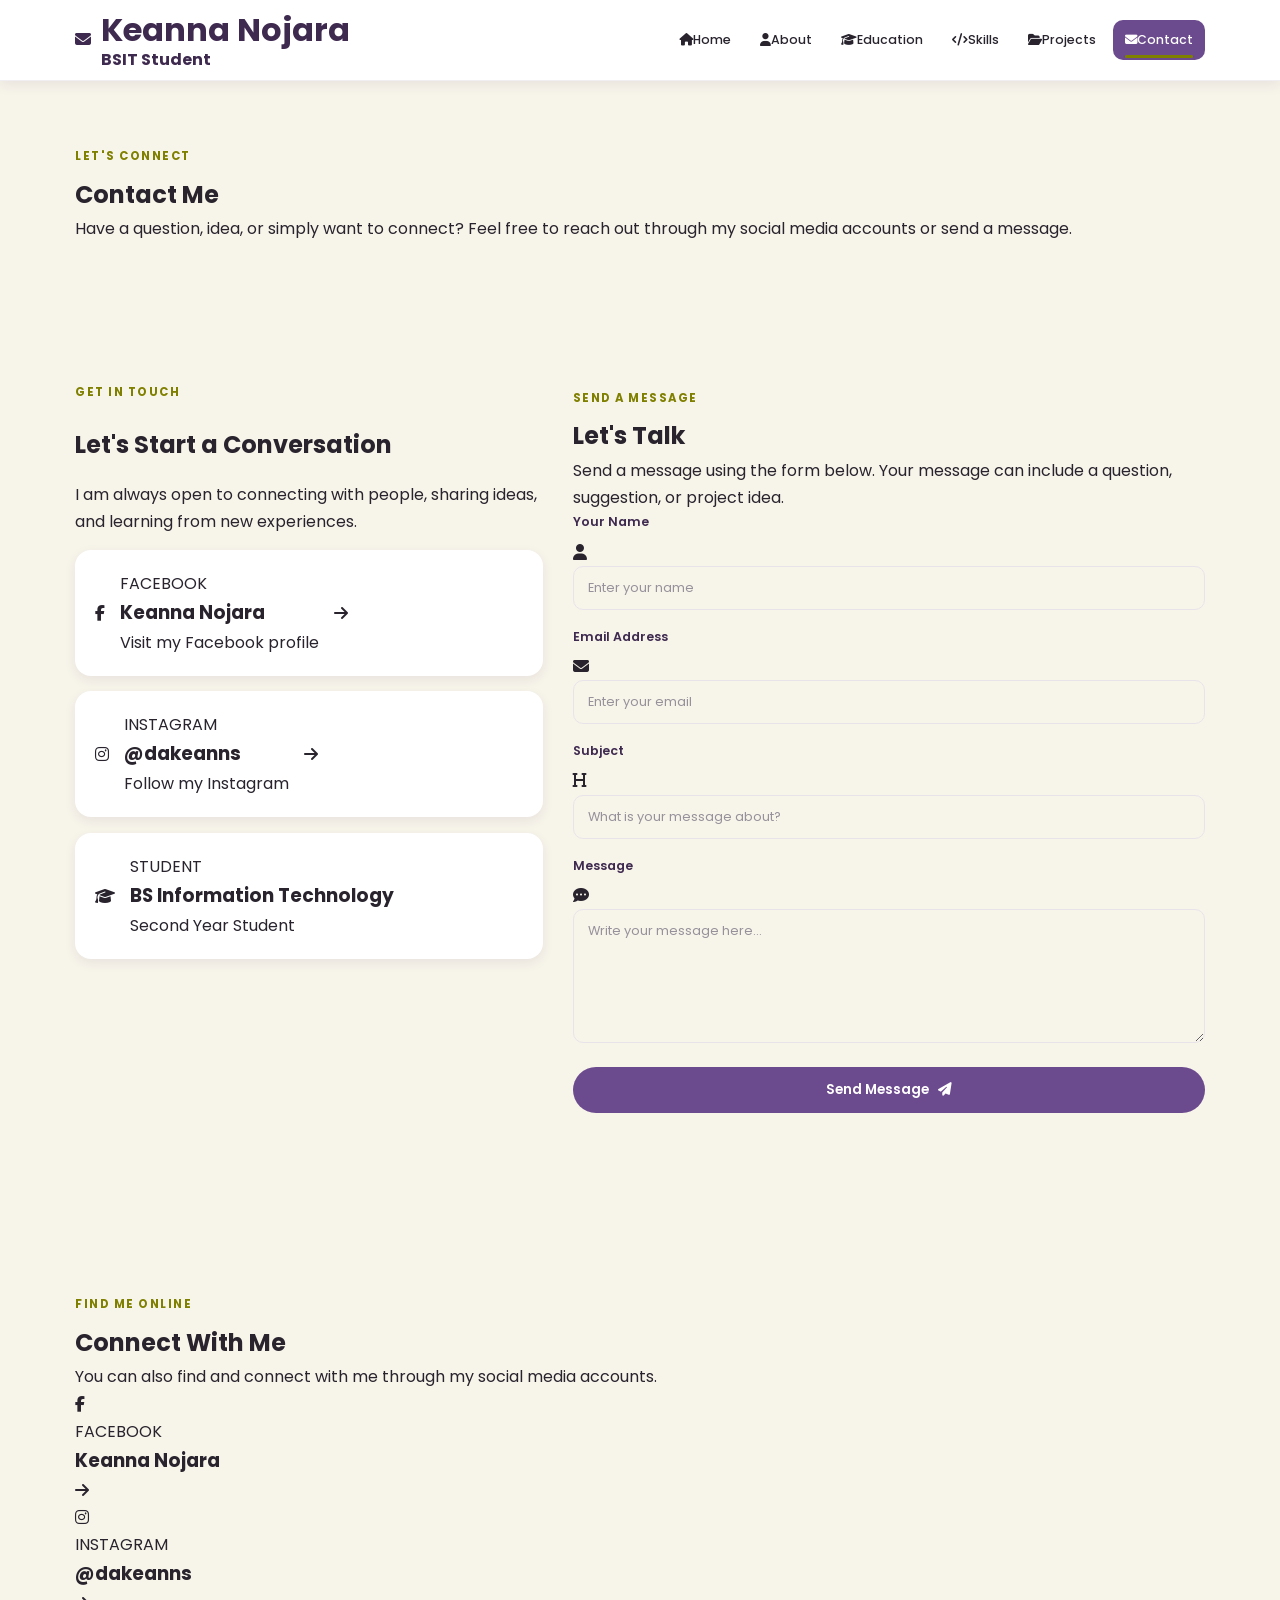
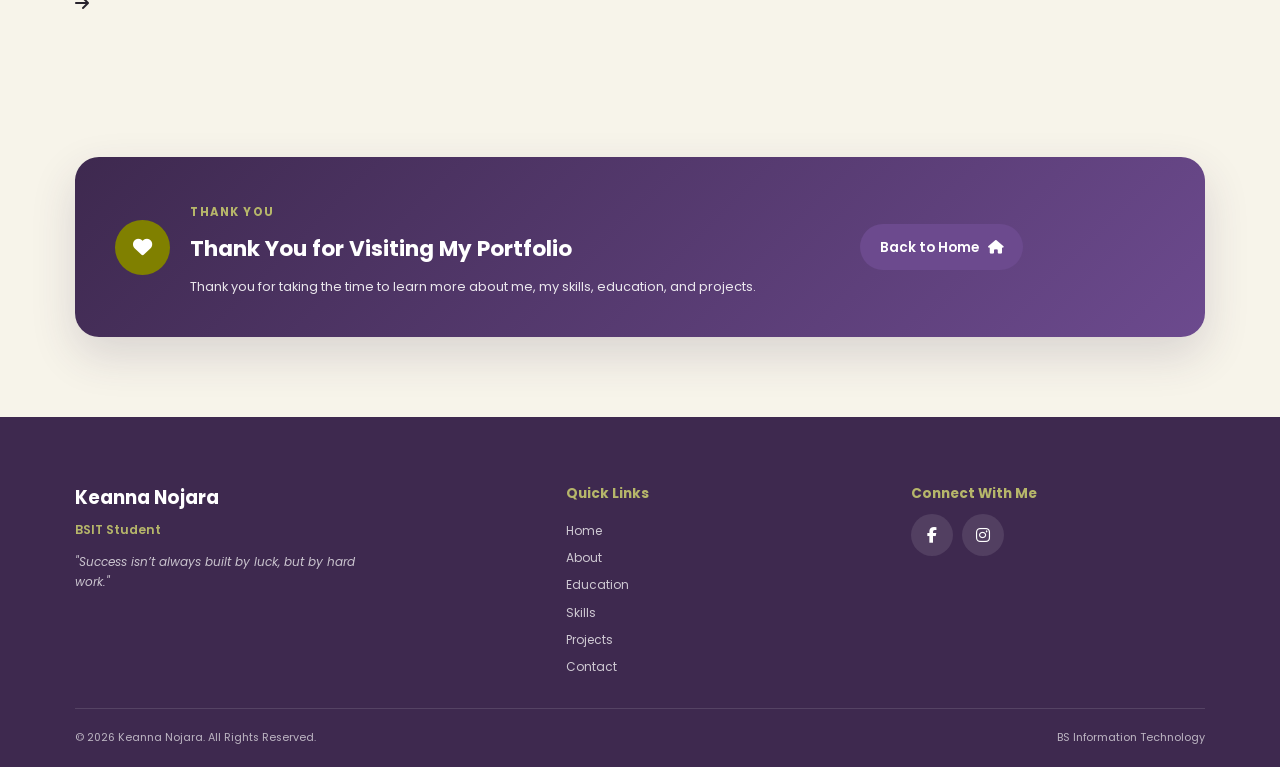
<file: contact.html>
<!DOCTYPE html>
<html lang="en">

<head>

    <meta charset="UTF-8">

    <meta
        name="viewport"
        content="width=device-width, initial-scale=1.0"
    >

    <meta
        name="description"
        content="Contact Keanna Nojara"
    >

    <title>Contact | Keanna Nojara</title>


    <!-- GOOGLE FONT -->

    <link
        href="https://fonts.googleapis.com/css2?family=Poppins:wght@300;400;500;600;700&display=swap"
        rel="stylesheet"
    >


    <!-- FONT AWESOME -->

    <link
        rel="stylesheet"
        href="https://cdnjs.cloudflare.com/ajax/libs/font-awesome/6.7.2/css/all.min.css"
    >


    <!-- MAIN CSS -->

    <link
        rel="stylesheet"
        href="css/style.css"
    >

</head>


<body>


    <!-- =========================
         HEADER
    ========================== -->

    <header class="header">

        <div class="container header-container">


            <!-- BRAND -->

            <a href="index.html" class="brand">

                <div class="brand-icon">
                    <i class="fas fa-envelope"></i>
                </div>

                <div class="brand-text">

                    <h1>
                        Keanna Nojara
                    </h1>

                    <span>
                        BSIT Student
                    </span>

                </div>

            </a>


            <!-- HAMBURGER BUTTON -->

            <button
                class="menu-toggle"
                id="menuToggle"
                aria-label="Open navigation menu"
                aria-expanded="false"
            >

                <i class="fas fa-bars"></i>

            </button>


            <!-- NAVIGATION -->

            <nav
                class="nav-menu"
                id="navMenu"
            >

                <a href="index.html">
                    <i class="fas fa-home"></i>
                    Home
                </a>

                <a href="about.html">
                    <i class="fas fa-user"></i>
                    About
                </a>

                <a href="education.html">
                    <i class="fas fa-graduation-cap"></i>
                    Education
                </a>

                <a href="skills.html">
                    <i class="fas fa-code"></i>
                    Skills
                </a>

                <a href="projects.html">
                    <i class="fas fa-folder-open"></i>
                    Projects
                </a>

                <a
                    href="contact.html"
                    class="active"
                >
                    <i class="fas fa-envelope"></i>
                    Contact
                </a>

            </nav>

        </div>

    </header>


    <!-- =========================
         MAIN CONTENT
    ========================== -->

    <main>


        <!-- =========================
             PAGE INTRO
        ========================== -->

        <section class="page-hero">

            <div class="container">

                <span class="section-label">
                    LET'S CONNECT
                </span>

                <h1>
                    Contact Me
                </h1>

                <p>
                    Have a question, idea, or simply want to
                    connect? Feel free to reach out through
                    my social media accounts or send a message.
                </p>

            </div>

        </section>


        <!-- =========================
             CONTACT OVERVIEW
        ========================== -->

        <section class="contact-section">

            <div class="container">

                <div class="contact-grid">


                    <!-- CONTACT INFORMATION -->

                    <div class="contact-info">

                        <span class="section-label">
                            GET IN TOUCH
                        </span>

                        <h2>
                            Let's Start a Conversation
                        </h2>

                        <p>
                            I am always open to connecting with
                            people, sharing ideas, and learning
                            from new experiences.
                        </p>


                        <!-- FACEBOOK -->

                        <a
                            href="https://www.facebook.com/share/19TPp6X6EX/"
                            class="contact-info-card"
                            target="_blank"
                            rel="noopener noreferrer"
                        >

                            <div class="contact-icon facebook">
                                <i class="fab fa-facebook-f"></i>
                            </div>

                            <div>

                                <span>
                                    FACEBOOK
                                </span>

                                <h3>
                                    Keanna Nojara
                                </h3>

                                <p>
                                    Visit my Facebook profile
                                </p>

                            </div>

                            <i class="fas fa-arrow-right"></i>

                        </a>


                        <!-- INSTAGRAM -->

                        <a
                            href="https://www.instagram.com/dakeanns?stkn=enRpZnFwa3d4aTl4"
                            class="contact-info-card"
                            target="_blank"
                            rel="noopener noreferrer"
                        >

                            <div class="contact-icon instagram">
                                <i class="fab fa-instagram"></i>
                            </div>

                            <div>

                                <span>
                                    INSTAGRAM
                                </span>

                                <h3>
                                    @dakeanns
                                </h3>

                                <p>
                                    Follow my Instagram
                                </p>

                            </div>

                            <i class="fas fa-arrow-right"></i>

                        </a>


                        <!-- STUDENT INFO -->

                        <div class="contact-info-card">

                            <div class="contact-icon">

                                <i class="fas fa-graduation-cap"></i>

                            </div>

                            <div>

                                <span>
                                    STUDENT
                                </span>

                                <h3>
                                    BS Information Technology
                                </h3>

                                <p>
                                    Second Year Student
                                </p>

                            </div>

                        </div>

                                  </div>
                                                      <!-- MESSAGE FORM -->

                    <div class="contact-form-wrapper">

                        <div class="form-heading">

                            <span class="section-label">
                                SEND A MESSAGE
                            </span>

                            <h2>
                                Let's Talk
                            </h2>

                            <p>
                                Send a message using the form below.
                                Your message can include a question,
                                suggestion, or project idea.
                            </p>

                        </div>


                        <form
                            class="contact-form"
                            id="contactForm"
                        >


                            <!-- NAME -->

                            <div class="form-group">

                                <label for="senderName">
                                    Your Name
                                </label>

                                <div class="input-wrapper">

                                    <i class="fas fa-user"></i>

                                    <input
                                        type="text"
                                        id="senderName"
                                        name="senderName"
                                        placeholder="Enter your name"
                                        required
                                    >

                                </div>

                            </div>


                            <!-- EMAIL -->

                            <div class="form-group">

                                <label for="senderEmail">
                                    Email Address
                                </label>

                                <div class="input-wrapper">

                                    <i class="fas fa-envelope"></i>

                                    <input
                                        type="email"
                                        id="senderEmail"
                                        name="senderEmail"
                                        placeholder="Enter your email"
                                        required
                                    >

                                </div>

                            </div>


                            <!-- SUBJECT -->

                            <div class="form-group">

                                <label for="messageSubject">
                                    Subject
                                </label>

                                <div class="input-wrapper">

                                    <i class="fas fa-heading"></i>

                                    <input
                                        type="text"
                                        id="messageSubject"
                                        name="messageSubject"
                                        placeholder="What is your message about?"
                                        required
                                    >

                                </div>

                            </div>


                            <!-- MESSAGE -->

                            <div class="form-group">

                                <label for="message">
                                    Message
                                </label>

                                <div class="textarea-wrapper">

                                    <i class="fas fa-comment-dots"></i>

                                    <textarea
                                        id="message"
                                        name="message"
                                        rows="6"
                                        placeholder="Write your message here..."
                                        required
                                    ></textarea>

                                </div>

                            </div>


                            <!-- SUBMIT -->

                            <button
                                type="submit"
                                class="btn btn-primary submit-btn"
                            >

                                <span>
                                    Send Message
                                </span>

                                <i class="fas fa-paper-plane"></i>

                            </button>


                            <!-- FORM STATUS -->

                            <div
                                class="form-status"
                                id="formStatus"
                                aria-live="polite"
                            ></div>

                        </form>

                    </div>

                </div>

            </div>

        </section>


        <!-- =========================
             SOCIAL CONNECTION
        ========================== -->

        <section class="social-section">

            <div class="container">

                <div class="section-heading">

                    <span class="section-label">
                        FIND ME ONLINE
                    </span>

                    <h2>
                        Connect With Me
                    </h2>

                    <p>
                        You can also find and connect with me
                        through my social media accounts.
                    </p>

                </div>


                <div class="social-connect-grid">


                    <!-- FACEBOOK -->

                    <a
                        href="https://www.facebook.com/share/19TPp6X6EX/"
                        class="social-connect-card facebook-card"
                        target="_blank"
                        rel="noopener noreferrer"
                    >

                        <div class="social-connect-icon">

                            <i class="fab fa-facebook-f"></i>

                        </div>

                        <div>

                            <span>
                                FACEBOOK
                            </span>

                            <h3>
                                Keanna Nojara
                            </h3>

                        </div>

                        <i class="fas fa-arrow-right"></i>

                    </a>


                    <!-- INSTAGRAM -->

                    <a
                        href="https://www.instagram.com/dakeanns?stkn=enRpZnFwa3d4aTl4"
                        class="social-connect-card instagram-card"
                        target="_blank"
                        rel="noopener noreferrer"
                    >

                        <div class="social-connect-icon">

                            <i class="fab fa-instagram"></i>

                        </div>

                        <div>

                            <span>
                                INSTAGRAM
                            </span>

                            <h3>
                                @dakeanns
                            </h3>

                        </div>

                        <i class="fas fa-arrow-right"></i>

                    </a>

                </div>

            </div>

        </section>
                <!-- =========================
             CONTACT CTA
        ========================== -->

        <section class="contact-cta">
            <div class="container">

                <div class="cta-card">

                    <div class="cta-icon">
                        <i class="fas fa-heart"></i>
                    </div>

                    <div class="cta-content">
                        <span class="section-label">THANK YOU</span>

                        <h2>
                            Thank You for Visiting My Portfolio
                        </h2>

                        <p>
                            Thank you for taking the time to learn more about
                            me, my skills, education, and projects.
                        </p>
                    </div>

                    <a href="index.html" class="btn btn-primary">
                        Back to Home
                        <i class="fas fa-home"></i>
                    </a>

                </div>

            </div>
        </section>

    </main>


    <!-- =========================
         FOOTER
    ========================== -->

    <footer class="footer">

        <div class="container">

            <div class="footer-grid">

                <!-- Footer Brand -->
                <div class="footer-brand">

                    <h3>Keanna Nojara</h3>

                    <p>
                        BSIT Student
                    </p>

                    <span>
                        "Success isn’t always built by luck,
                        but by hard work."
                    </span>

                </div>


                <!-- Footer Links -->
                <div class="footer-links">

                    <h4>Quick Links</h4>

                    <a href="index.html">
                        Home
                    </a>

                    <a href="about.html">
                        About
                    </a>

                    <a href="education.html">
                        Education
                    </a>

                    <a href="skills.html">
                        Skills
                    </a>

                    <a href="projects.html">
                        Projects
                    </a>

                    <a href="contact.html">
                        Contact
                    </a>

                </div>


                <!-- Footer Social -->
                <div class="footer-social">

                    <h4>Connect With Me</h4>

                    <div class="social-links">

                        <a
                            href="https://www.facebook.com/share/19TPp6X6EX/"
                            target="_blank"
                            rel="noopener noreferrer"
                            aria-label="Facebook"
                        >
                            <i class="fab fa-facebook-f"></i>
                        </a>

                        <a
                            href="https://www.instagram.com/dakeanns?stkn=enRpZnFwa3d4aTl4"
                            target="_blank"
                            rel="noopener noreferrer"
                            aria-label="Instagram"
                        >
                            <i class="fab fa-instagram"></i>
                        </a>

                    </div>

                </div>

            </div>


            <!-- Footer Bottom -->
            <div class="footer-bottom">

                <p>
                    © <span id="currentYear"></span>
                    Keanna Nojara. All Rights Reserved.
                </p>

                <p>
                    BS Information Technology
                </p>

            </div>

        </div>

    </footer>


    <!-- =========================
         JAVASCRIPT
    ========================== -->

    <script src="js/script.js"></script>

</body>
</html>
</file>
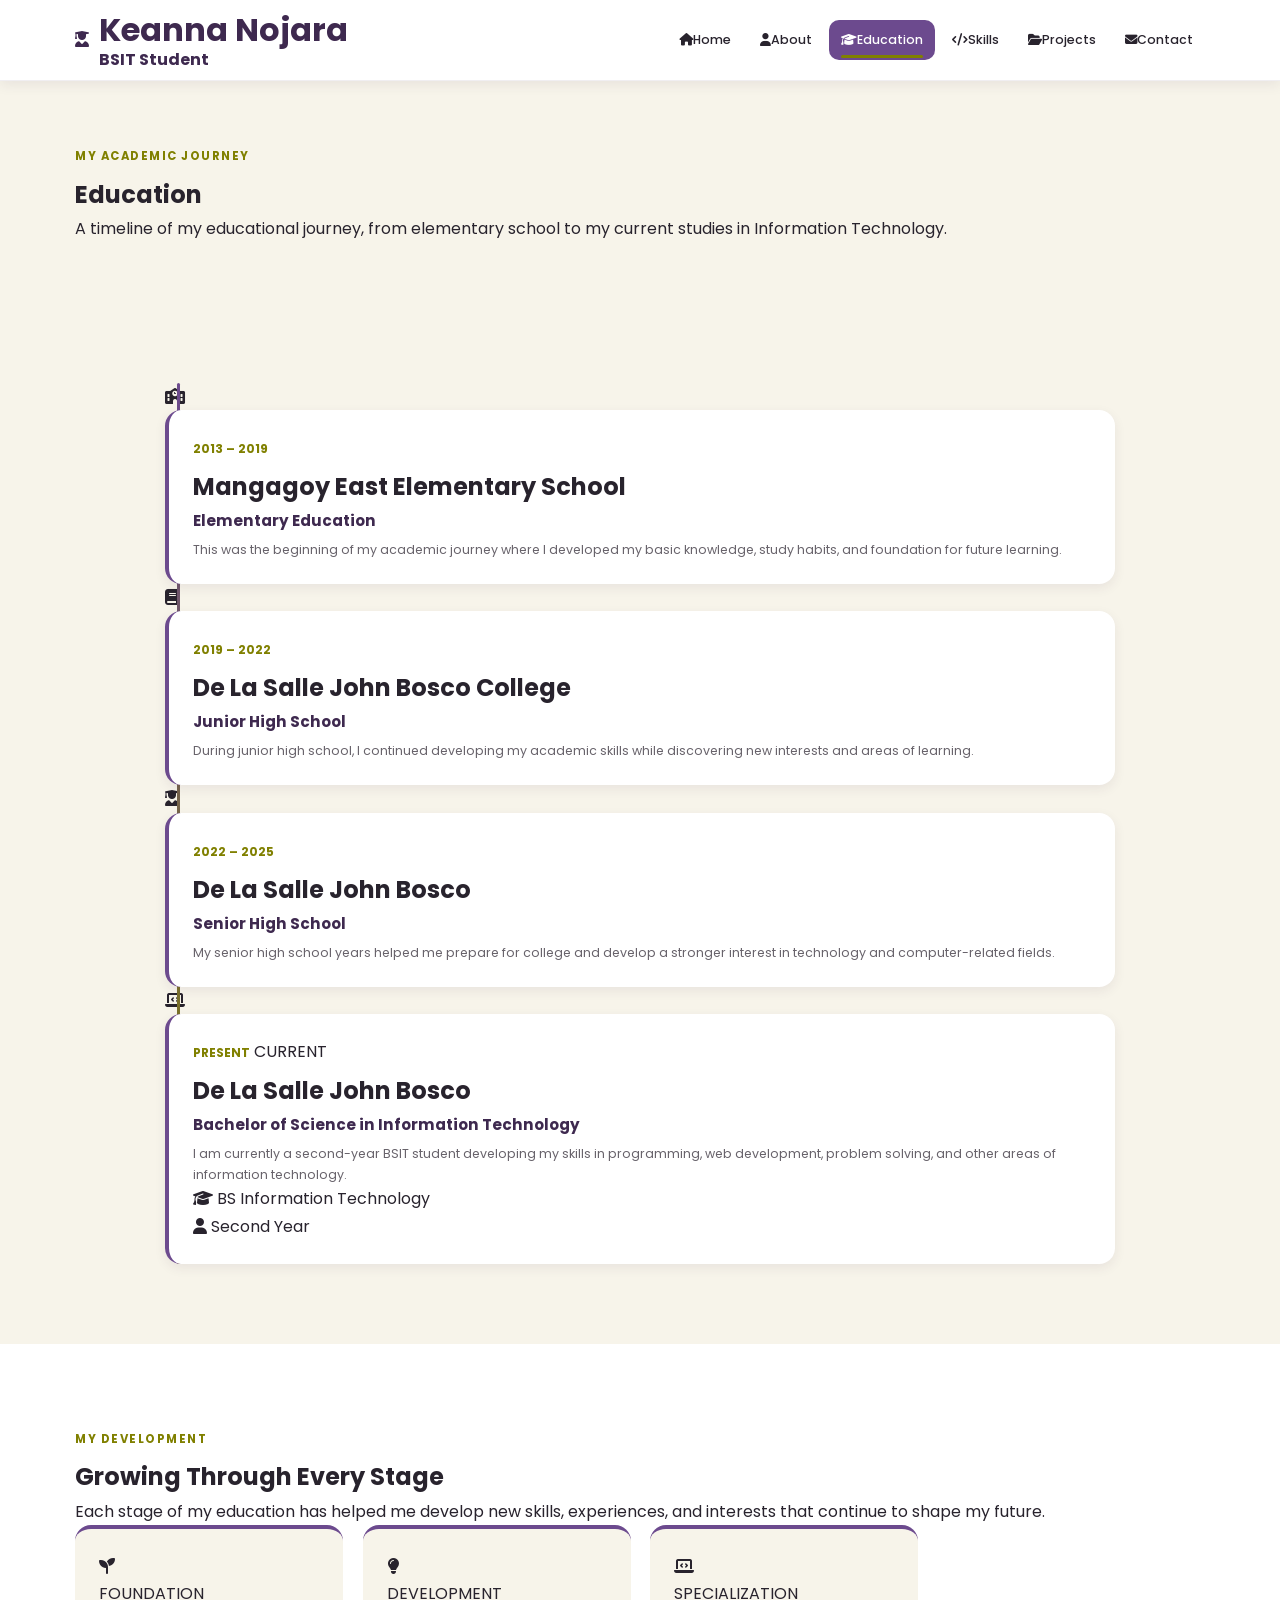
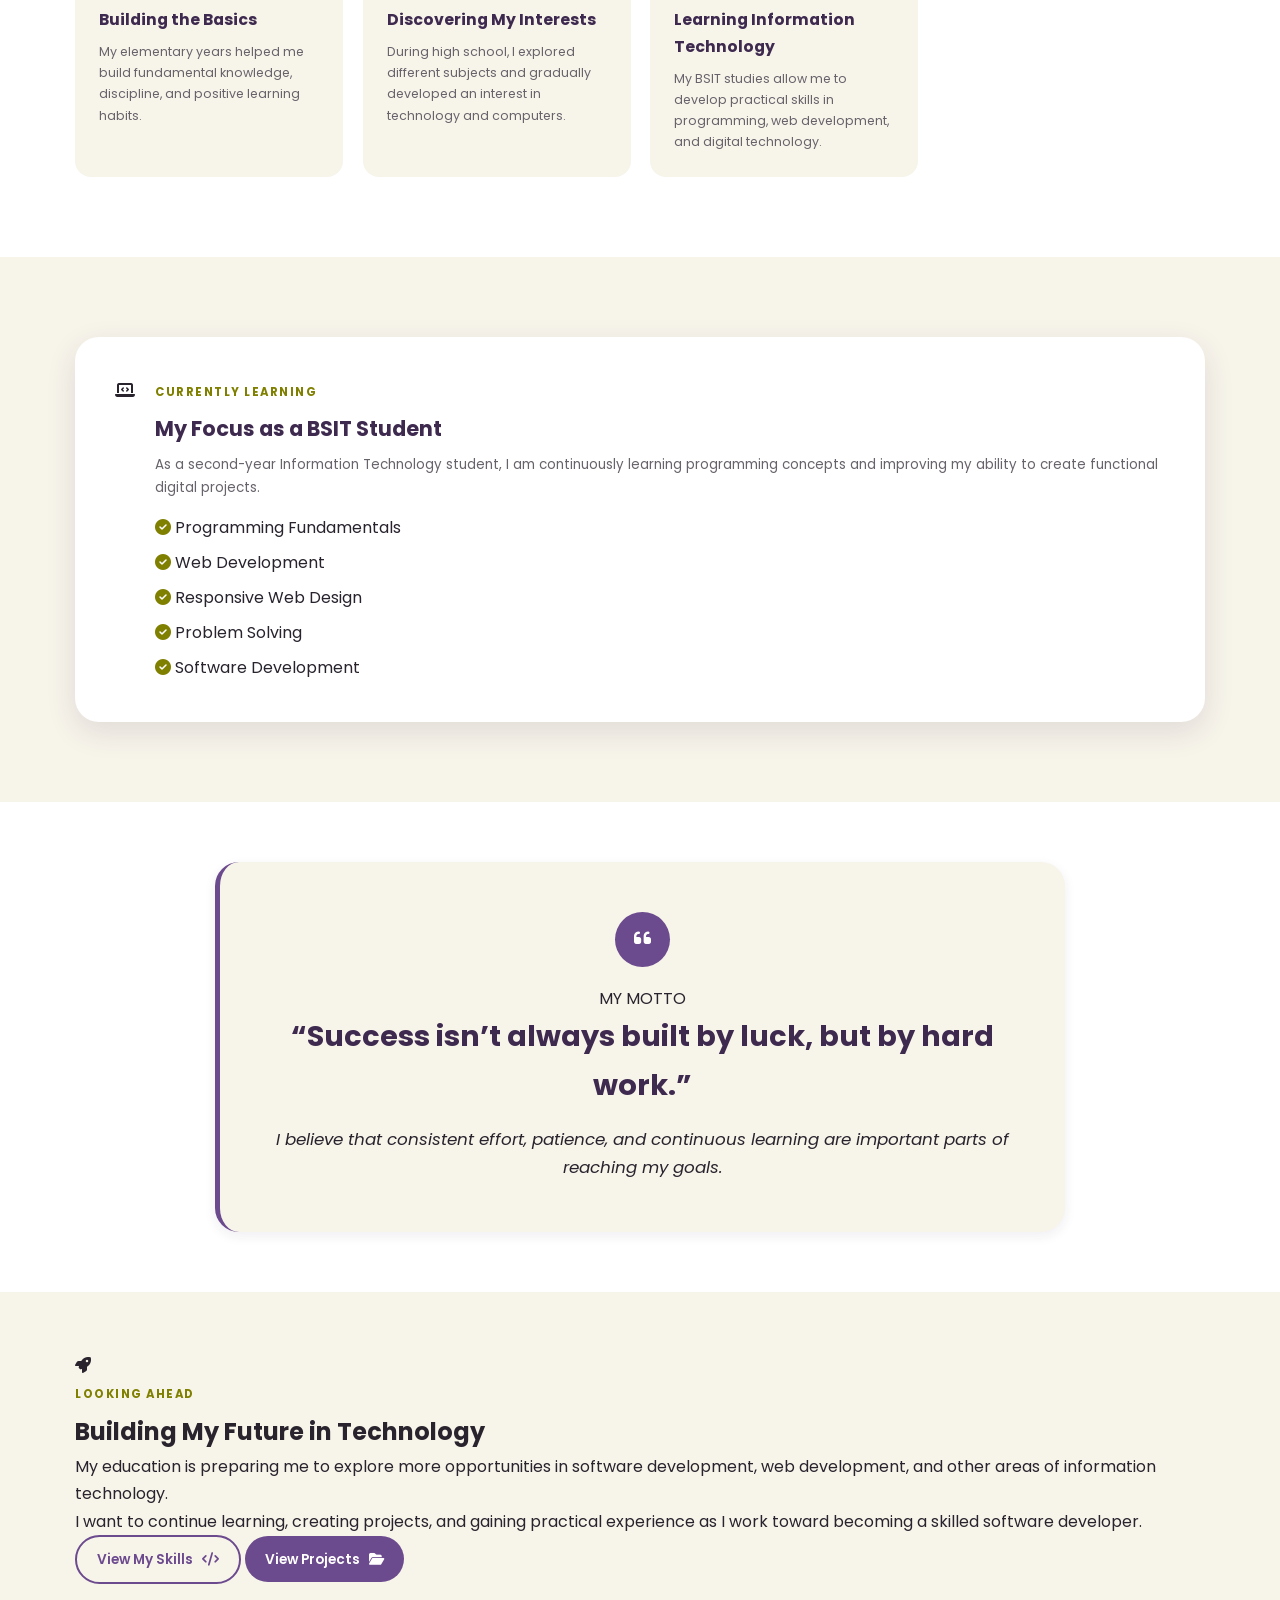
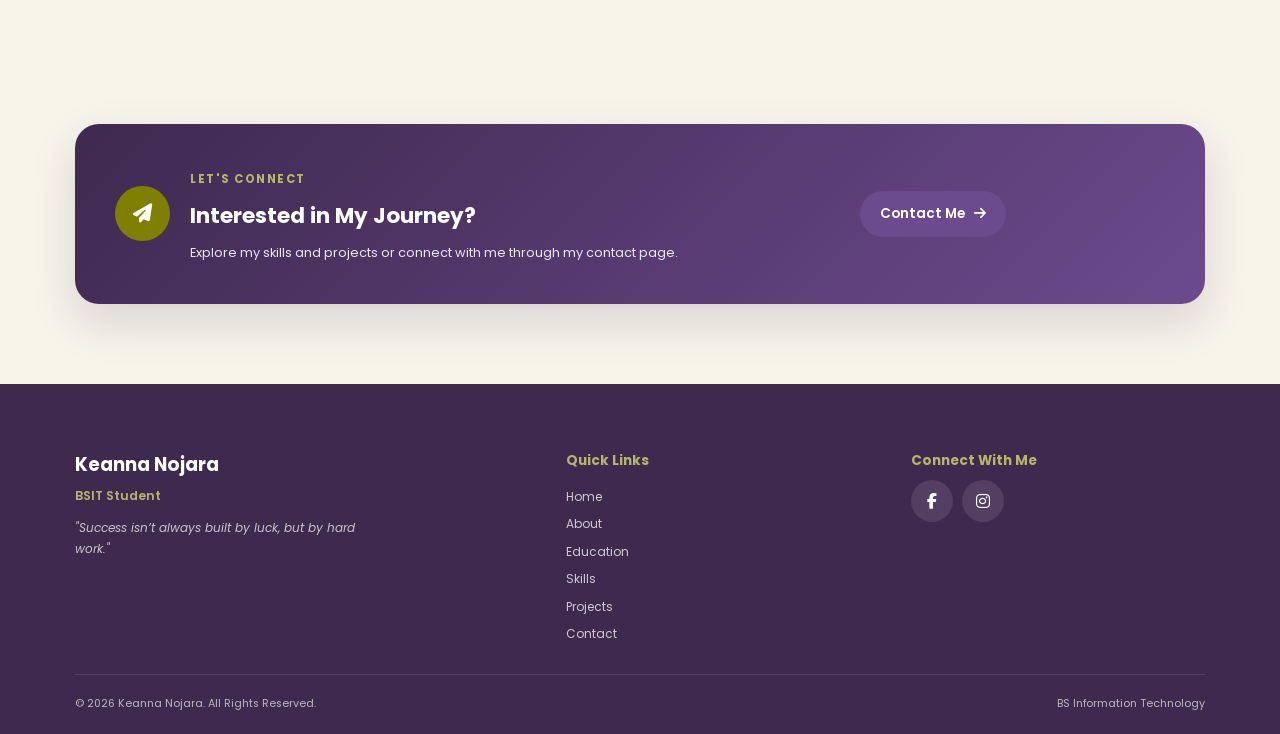
<file: education.html>
<!DOCTYPE html>
<html lang="en">

<head>

    <meta charset="UTF-8">

    <meta
        name="viewport"
        content="width=device-width, initial-scale=1.0"
    >

    <meta
        name="description"
        content="Keanna Nojara - Education Portfolio"
    >

    <title>Education | Keanna Nojara</title>


    <!-- GOOGLE FONT -->

    <link
        href="https://fonts.googleapis.com/css2?family=Poppins:wght@300;400;500;600;700&display=swap"
        rel="stylesheet"
    >


    <!-- FONT AWESOME -->

    <link
        rel="stylesheet"
        href="https://cdnjs.cloudflare.com/ajax/libs/font-awesome/6.7.2/css/all.min.css"
    >


    <!-- MAIN CSS -->

    <link
        rel="stylesheet"
        href="css/style.css"
    >

</head>


<body>


    <!-- =========================
         HEADER
    ========================== -->

    <header class="header">

        <div class="container header-container">


            <!-- BRAND -->

            <a href="index.html" class="brand">

                <div class="brand-icon">
                    <i class="fas fa-user-graduate"></i>
                </div>

                <div class="brand-text">

                    <h1>Keanna Nojara</h1>

                    <span>
                        BSIT Student
                    </span>

                </div>

            </a>


            <!-- HAMBURGER BUTTON -->

            <button
                class="menu-toggle"
                id="menuToggle"
                aria-label="Open navigation menu"
                aria-expanded="false"
            >

                <i class="fas fa-bars"></i>

            </button>


            <!-- NAVIGATION -->

            <nav
                class="nav-menu"
                id="navMenu"
            >

                <a href="index.html">
                    <i class="fas fa-home"></i>
                    Home
                </a>

                <a href="about.html">
                    <i class="fas fa-user"></i>
                    About
                </a>

                <a
                    href="education.html"
                    class="active"
                >
                    <i class="fas fa-graduation-cap"></i>
                    Education
                </a>

                <a href="skills.html">
                    <i class="fas fa-code"></i>
                    Skills
                </a>

                <a href="projects.html">
                    <i class="fas fa-folder-open"></i>
                    Projects
                </a>

                <a href="contact.html">
                    <i class="fas fa-envelope"></i>
                    Contact
                </a>

            </nav>

        </div>

    </header>


    <!-- =========================
         MAIN CONTENT
    ========================== -->

    <main>


        <!-- =========================
             PAGE INTRO
        ========================== -->

        <section class="page-hero">

            <div class="container">

                <span class="section-label">
                    MY ACADEMIC JOURNEY
                </span>

                <h1>
                    Education
                </h1>

                <p>
                    A timeline of my educational journey,
                    from elementary school to my current
                    studies in Information Technology.
                </p>

            </div>

        </section>


        <!-- =========================
             EDUCATION TIMELINE
        ========================== -->

        <section class="education-section">

            <div class="container">

                <div class="education-timeline">


                    <!-- ELEMENTARY -->

                    <div class="education-item">

                        <div class="education-marker">

                            <i class="fas fa-school"></i>

                        </div>


                        <div class="education-card">

                            <span class="education-year">
                                2013 – 2019
                            </span>

                            <h2>
                                Mangagoy East Elementary School
                            </h2>

                            <h3>
                                Elementary Education
                            </h3>

                            <p>
                                This was the beginning of my
                                academic journey where I developed
                                my basic knowledge, study habits,
                                and foundation for future learning.
                            </p>

                        </div>

                    </div>


                    <!-- JUNIOR HIGH -->

                    <div class="education-item">

                        <div class="education-marker">

                            <i class="fas fa-book"></i>

                        </div>


                        <div class="education-card">

                            <span class="education-year">
                                2019 – 2022
                            </span>

                            <h2>
                                De La Salle John Bosco College
                            </h2>

                            <h3>
                                Junior High School
                            </h3>

                            <p>
                                During junior high school, I continued
                                developing my academic skills while
                                discovering new interests and areas
                                of learning.
                            </p>

                        </div>

                    </div>


                    <!-- SENIOR HIGH -->

                    <div class="education-item">

                        <div class="education-marker">

                            <i class="fas fa-user-graduate"></i>

                        </div>


                        <div class="education-card">

                            <span class="education-year">
                                2022 – 2025
                            </span>

                            <h2>
                                De La Salle John Bosco
                            </h2>

                            <h3>
                                Senior High School
                            </h3>

                            <p>
                                My senior high school years helped me
                                prepare for college and develop a
                                stronger interest in technology and
                                computer-related fields.
                            </p>

                        </div>

                    </div>


                    <!-- COLLEGE -->

                    <div class="education-item current">

                        <div class="education-marker">

                            <i class="fas fa-laptop-code"></i>

                        </div>


                        <div class="education-card">

                            <span class="education-year">
                                PRESENT
                            </span>

                            <span class="current-badge">
                                CURRENT
                            </span>

                            <h2>
                                De La Salle John Bosco
                            </h2>

                            <h3>
                                Bachelor of Science in Information Technology
                            </h3>

                            <p>
                                I am currently a second-year BSIT student
                                developing my skills in programming,
                                web development, problem solving,
                                and other areas of information technology.
                            </p>

                            <div class="education-details">

                                <div>
                                    <i class="fas fa-graduation-cap"></i>
                                    <span>
                                        BS Information Technology
                                    </span>
                                </div>

                                <div>
                                    <i class="fas fa-user"></i>
                                    <span>
                                        Second Year
                                    </span>
                                </div>

                            </div>

                        </div>

                    </div>

                </div>

            </div>

        </section>
                <!-- =========================
             ACADEMIC GROWTH
        ========================== -->

        <section class="academic-growth">

            <div class="container">

                <div class="section-heading">

                    <span class="section-label">
                        MY DEVELOPMENT
                    </span>

                    <h2>
                        Growing Through Every Stage
                    </h2>

                    <p>
                        Each stage of my education has helped me
                        develop new skills, experiences, and
                        interests that continue to shape my future.
                    </p>

                </div>


                <div class="growth-grid">


                    <!-- FOUNDATION -->

                    <div class="growth-card">

                        <div class="growth-icon">
                            <i class="fas fa-seedling"></i>
                        </div>

                        <span>
                            FOUNDATION
                        </span>

                        <h3>
                            Building the Basics
                        </h3>

                        <p>
                            My elementary years helped me build
                            fundamental knowledge, discipline,
                            and positive learning habits.
                        </p>

                    </div>


                    <!-- DEVELOPMENT -->

                    <div class="growth-card">

                        <div class="growth-icon">
                            <i class="fas fa-lightbulb"></i>
                        </div>

                        <span>
                            DEVELOPMENT
                        </span>

                        <h3>
                            Discovering My Interests
                        </h3>

                        <p>
                            During high school, I explored different
                            subjects and gradually developed an
                            interest in technology and computers.
                        </p>

                    </div>


                    <!-- SPECIALIZATION -->

                    <div class="growth-card">

                        <div class="growth-icon">
                            <i class="fas fa-laptop-code"></i>
                        </div>

                        <span>
                            SPECIALIZATION
                        </span>

                        <h3>
                            Learning Information Technology
                        </h3>

                        <p>
                            My BSIT studies allow me to develop
                            practical skills in programming,
                            web development, and digital technology.
                        </p>

                    </div>

                </div>

            </div>

        </section>


        <!-- =========================
             CURRENT COLLEGE FOCUS
        ========================== -->

        <section class="college-focus">

            <div class="container">

                <div class="focus-card">


                    <div class="focus-visual">

                        <div class="focus-circle">

                            <i class="fas fa-laptop-code"></i>

                        </div>

                    </div>


                    <div class="focus-content">

                        <span class="section-label">
                            CURRENTLY LEARNING
                        </span>

                        <h2>
                            My Focus as a BSIT Student
                        </h2>

                        <p>
                            As a second-year Information Technology
                            student, I am continuously learning
                            programming concepts and improving my
                            ability to create functional digital
                            projects.
                        </p>


                        <div class="focus-list">

                            <div class="focus-item">

                                <i class="fas fa-check-circle"></i>

                                <span>
                                    Programming Fundamentals
                                </span>

                            </div>


                            <div class="focus-item">

                                <i class="fas fa-check-circle"></i>

                                <span>
                                    Web Development
                                </span>

                            </div>


                            <div class="focus-item">

                                <i class="fas fa-check-circle"></i>

                                <span>
                                    Responsive Web Design
                                </span>

                            </div>


                            <div class="focus-item">

                                <i class="fas fa-check-circle"></i>

                                <span>
                                    Problem Solving
                                </span>

                            </div>


                            <div class="focus-item">

                                <i class="fas fa-check-circle"></i>

                                <span>
                                    Software Development
                                </span>

                            </div>

                        </div>

                    </div>

                </div>

            </div>

        </section>


        <!-- =========================
             EDUCATION MOTTO
        ========================== -->

        <section class="education-motto">

            <div class="container">

                <div class="motto-card">

                    <div class="motto-icon">
                        <i class="fas fa-quote-left"></i>
                    </div>

                    <div class="motto-content">

                        <span>
                            MY MOTTO
                        </span>

                        <h2>
                            “Success isn’t always built by luck,
                            but by hard work.”
                        </h2>

                        <p>
                            I believe that consistent effort,
                            patience, and continuous learning
                            are important parts of reaching
                            my goals.
                        </p>

                    </div>

                </div>

            </div>

        </section>
                <!-- =========================
             FUTURE GOAL
        ========================== -->

        <section class="education-goal">

            <div class="container">

                <div class="education-goal-card">

                    <div class="goal-icon">
                        <i class="fas fa-rocket"></i>
                    </div>

                    <div class="goal-content">

                        <span class="section-label">
                            LOOKING AHEAD
                        </span>

                        <h2>
                            Building My Future in Technology
                        </h2>

                        <p>
                            My education is preparing me to explore
                            more opportunities in software development,
                            web development, and other areas of
                            information technology.
                        </p>

                        <p>
                            I want to continue learning, creating
                            projects, and gaining practical experience
                            as I work toward becoming a skilled
                            software developer.
                        </p>

                        <div class="goal-buttons">

                            <a
                                href="skills.html"
                                class="btn btn-outline"
                            >
                                View My Skills
                                <i class="fas fa-code"></i>
                            </a>

                            <a
                                href="projects.html"
                                class="btn btn-primary"
                            >
                                View Projects
                                <i class="fas fa-folder-open"></i>
                            </a>

                        </div>

                    </div>

                </div>

            </div>

        </section>


        <!-- =========================
             CONTACT CTA
        ========================== -->

        <section class="contact-cta">

            <div class="container">

                <div class="cta-card">

                    <div class="cta-icon">
                        <i class="fas fa-paper-plane"></i>
                    </div>

                    <div class="cta-content">

                        <span class="section-label">
                            LET'S CONNECT
                        </span>

                        <h2>
                            Interested in My Journey?
                        </h2>

                        <p>
                            Explore my skills and projects or
                            connect with me through my contact page.
                        </p>

                    </div>

                    <a
                        href="contact.html"
                        class="btn btn-primary"
                    >
                        Contact Me
                        <i class="fas fa-arrow-right"></i>
                    </a>

                </div>

            </div>

        </section>

    </main>


    <!-- =========================
         FOOTER
    ========================== -->

    <footer class="footer">

        <div class="container">

            <div class="footer-grid">


                <!-- FOOTER BRAND -->

                <div class="footer-brand">

                    <h3>
                        Keanna Nojara
                    </h3>

                    <p>
                        BSIT Student
                    </p>

                    <span>
                        "Success isn’t always built by luck,
                        but by hard work."
                    </span>

                </div>


                <!-- FOOTER LINKS -->

                <div class="footer-links">

                    <h4>
                        Quick Links
                    </h4>

                    <a href="index.html">
                        Home
                    </a>

                    <a href="about.html">
                        About
                    </a>

                    <a href="education.html">
                        Education
                    </a>

                    <a href="skills.html">
                        Skills
                    </a>

                    <a href="projects.html">
                        Projects
                    </a>

                    <a href="contact.html">
                        Contact
                    </a>

                </div>


                <!-- FOOTER SOCIAL -->

                <div class="footer-social">

                    <h4>
                        Connect With Me
                    </h4>

                    <div class="social-links">

                        <a
                            href="https://www.facebook.com/share/19TPp6X6EX/"
                            target="_blank"
                            rel="noopener noreferrer"
                            aria-label="Facebook"
                        >
                            <i class="fab fa-facebook-f"></i>
                        </a>

                        <a
                            href="https://www.instagram.com/dakeanns?stkn=enRpZnFwa3d4aTl4"
                            target="_blank"
                            rel="noopener noreferrer"
                            aria-label="Instagram"
                        >
                            <i class="fab fa-instagram"></i>
                        </a>

                    </div>

                </div>

            </div>


            <!-- FOOTER BOTTOM -->

            <div class="footer-bottom">

                <p>
                    ©
                    <span id="currentYear"></span>
                    Keanna Nojara. All Rights Reserved.
                </p>

                <p>
                    BS Information Technology
                </p>

            </div>

        </div>

    </footer>


    <!-- =========================
         JAVASCRIPT
    ========================== -->

    <script src="js/script.js"></script>

</body>

</html>
</file>
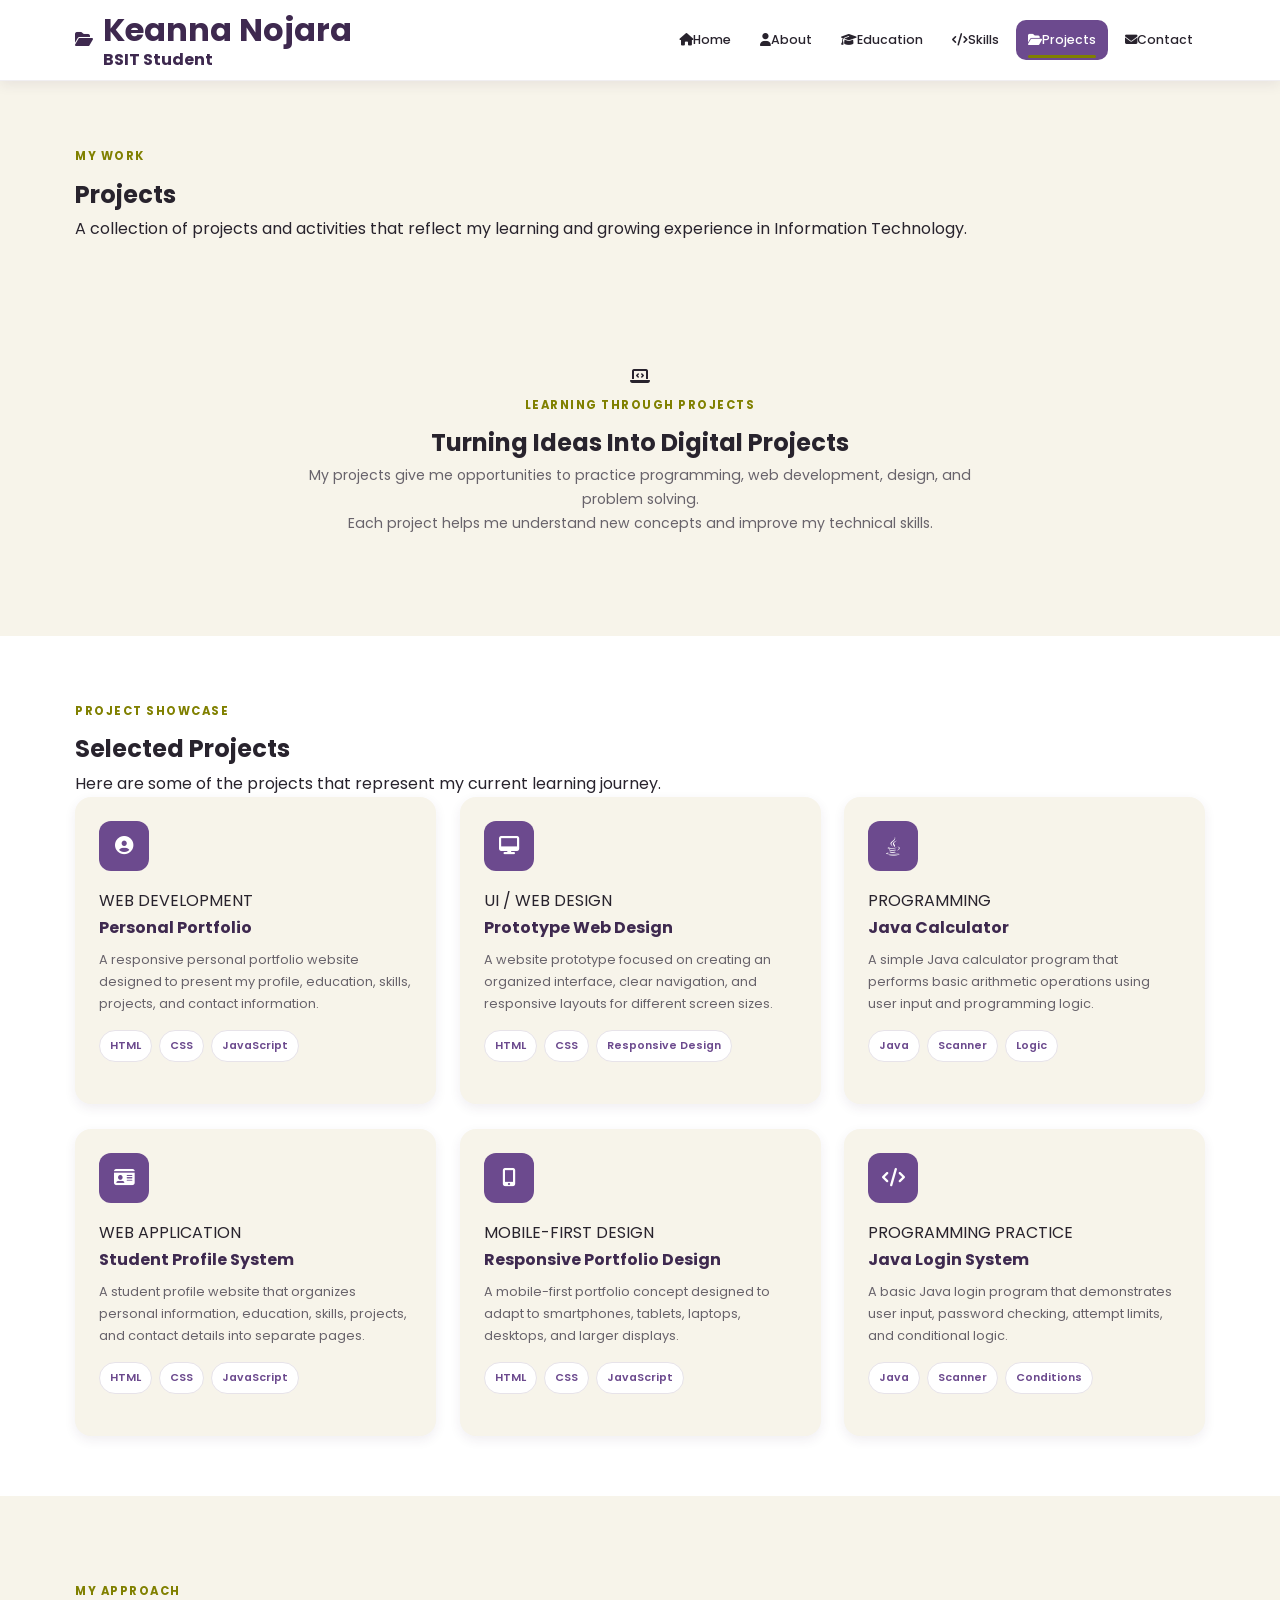
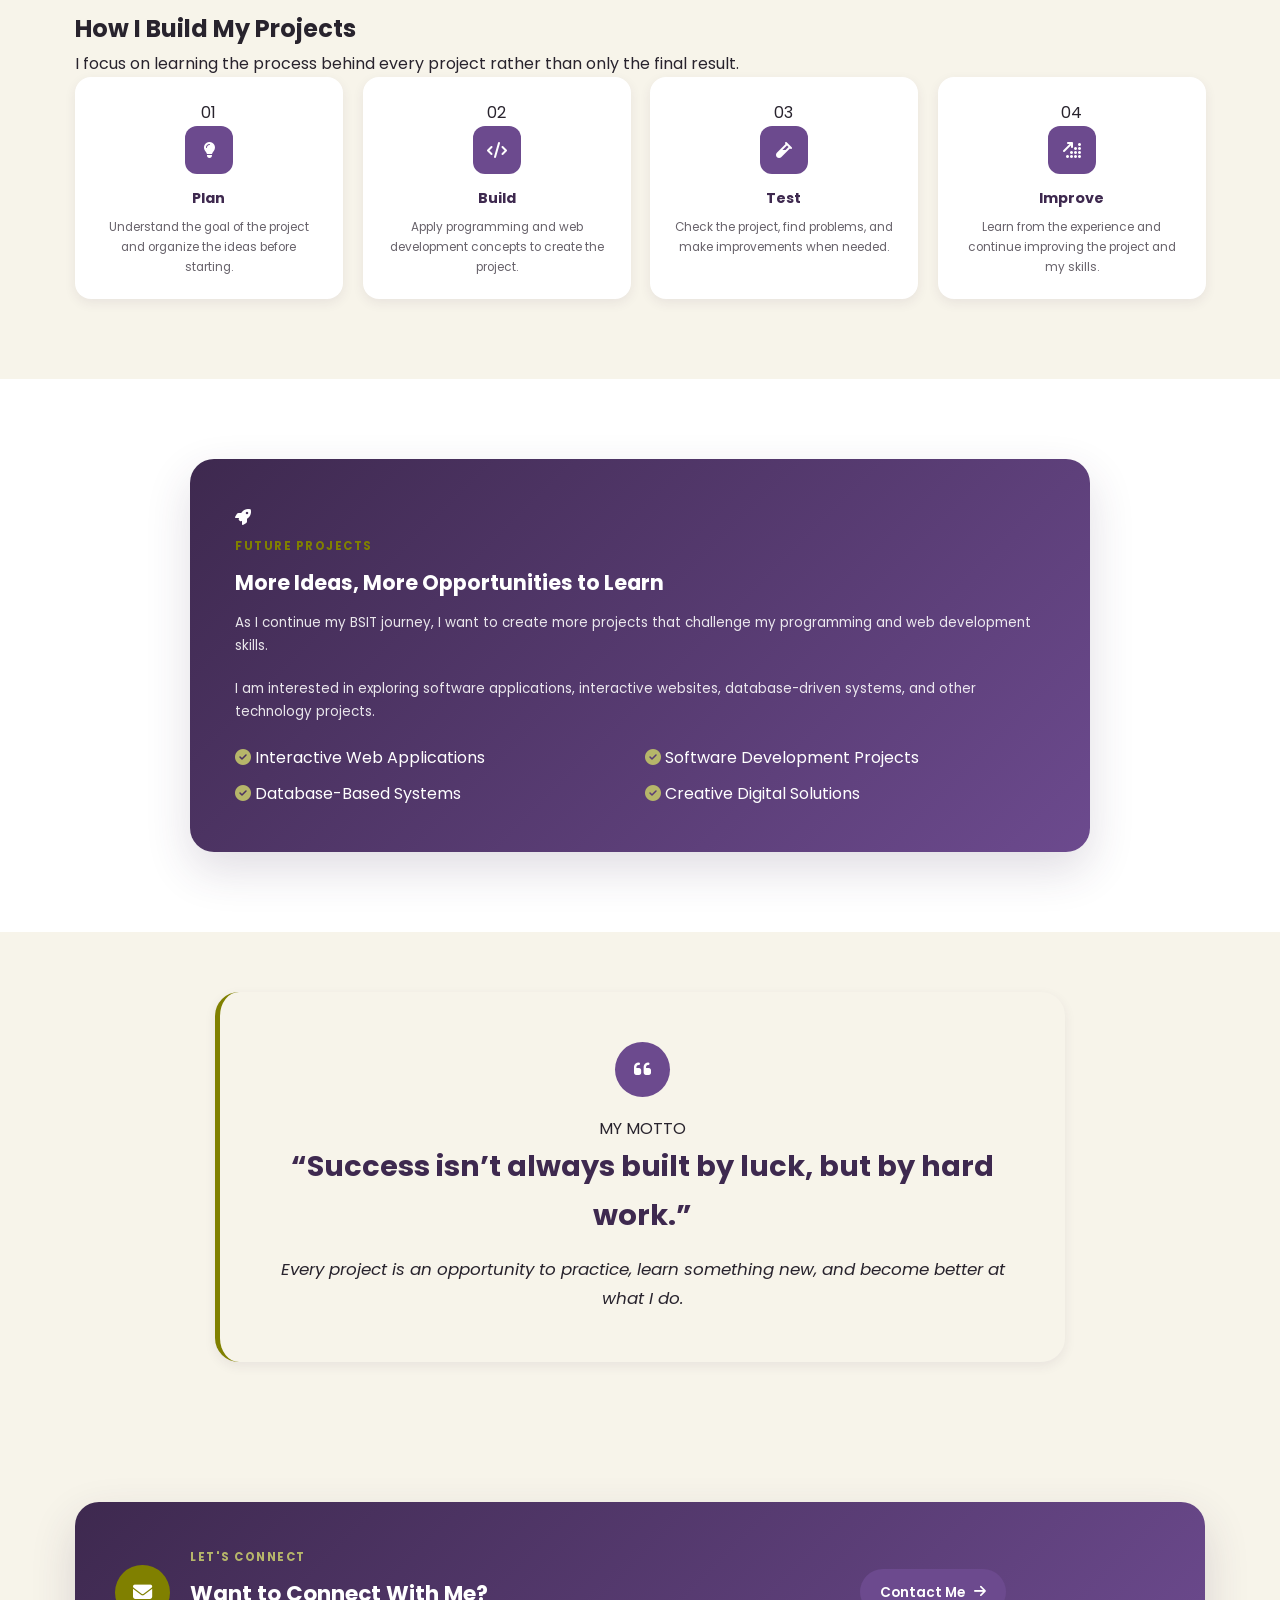
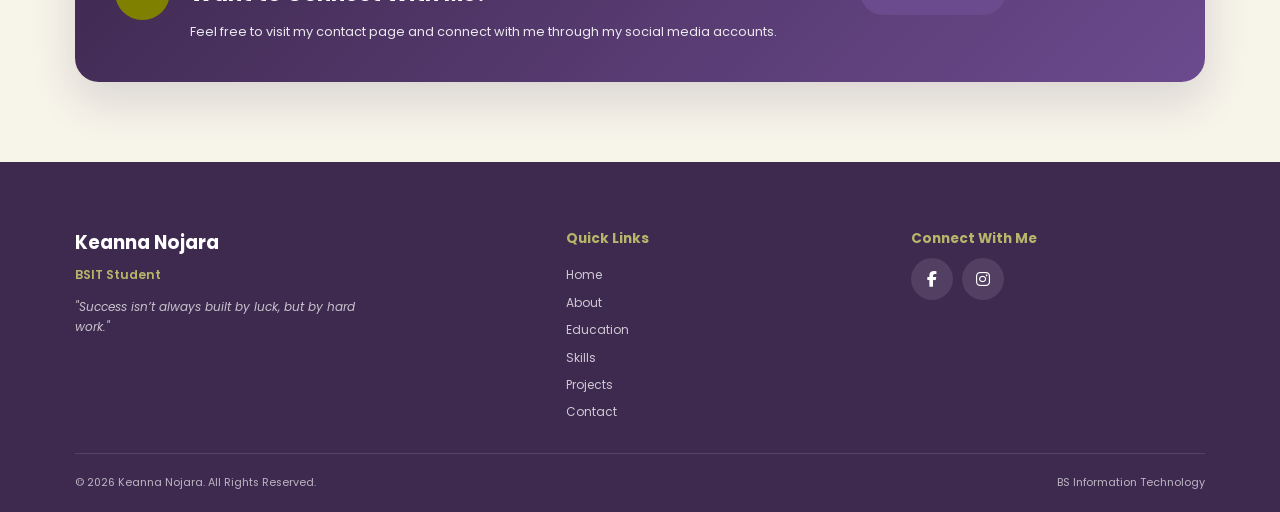
<file: projects.html>
<!DOCTYPE html>
<html lang="en">

<head>

    <meta charset="UTF-8">

    <meta
        name="viewport"
        content="width=device-width, initial-scale=1.0"
    >

    <meta
        name="description"
        content="Keanna Nojara - Projects Portfolio"
    >

    <title>Projects | Keanna Nojara</title>


    <!-- GOOGLE FONT -->

    <link
        href="https://fonts.googleapis.com/css2?family=Poppins:wght@300;400;500;600;700&display=swap"
        rel="stylesheet"
    >


    <!-- FONT AWESOME -->

    <link
        rel="stylesheet"
        href="https://cdnjs.cloudflare.com/ajax/libs/font-awesome/6.7.2/css/all.min.css"
    >


    <!-- MAIN CSS -->

    <link
        rel="stylesheet"
        href="css/style.css"
    >

</head>


<body>


    <!-- =========================
         HEADER
    ========================== -->

    <header class="header">

        <div class="container header-container">


            <!-- BRAND -->

            <a href="index.html" class="brand">

                <div class="brand-icon">
                    <i class="fas fa-folder-open"></i>
                </div>

                <div class="brand-text">

                    <h1>
                        Keanna Nojara
                    </h1>

                    <span>
                        BSIT Student
                    </span>

                </div>

            </a>


            <!-- HAMBURGER BUTTON -->

            <button
                class="menu-toggle"
                id="menuToggle"
                aria-label="Open navigation menu"
                aria-expanded="false"
            >

                <i class="fas fa-bars"></i>

            </button>


            <!-- NAVIGATION -->

            <nav
                class="nav-menu"
                id="navMenu"
            >

                <a href="index.html">
                    <i class="fas fa-home"></i>
                    Home
                </a>

                <a href="about.html">
                    <i class="fas fa-user"></i>
                    About
                </a>

                <a href="education.html">
                    <i class="fas fa-graduation-cap"></i>
                    Education
                </a>

                <a href="skills.html">
                    <i class="fas fa-code"></i>
                    Skills
                </a>

                <a
                    href="projects.html"
                    class="active"
                >
                    <i class="fas fa-folder-open"></i>
                    Projects
                </a>

                <a href="contact.html">
                    <i class="fas fa-envelope"></i>
                    Contact
                </a>

            </nav>

        </div>

    </header>


    <!-- =========================
         MAIN CONTENT
    ========================== -->

    <main>


        <!-- =========================
             PAGE INTRO
        ========================== -->

        <section class="page-hero">

            <div class="container">

                <span class="section-label">
                    MY WORK
                </span>

                <h1>
                    Projects
                </h1>

                <p>
                    A collection of projects and activities
                    that reflect my learning and growing
                    experience in Information Technology.
                </p>

            </div>

        </section>


        <!-- =========================
             PROJECT INTRO
        ========================== -->

        <section class="projects-intro">

            <div class="container">

                <div class="projects-intro-card">

                    <div class="projects-intro-icon">
                        <i class="fas fa-laptop-code"></i>
                    </div>

                    <div class="projects-intro-content">

                        <span class="section-label">
                            LEARNING THROUGH PROJECTS
                        </span>

                        <h2>
                            Turning Ideas Into Digital Projects
                        </h2>

                        <p>
                            My projects give me opportunities to
                            practice programming, web development,
                            design, and problem solving.
                        </p>

                        <p>
                            Each project helps me understand new
                            concepts and improve my technical skills.
                        </p>

                    </div>

                </div>

            </div>

        </section>


        <!-- =========================
             PROJECT SHOWCASE
        ========================== -->

        <section class="project-showcase">

            <div class="container">

                <div class="section-heading">

                    <span class="section-label">
                        PROJECT SHOWCASE
                    </span>

                    <h2>
                        Selected Projects
                    </h2>

                    <p>
                        Here are some of the projects that
                        represent my current learning journey.
                    </p>

                </div>


                <div class="projects-grid">


                    <!-- PROJECT 1 -->

                    <article class="project-card">

                        <div class="project-icon">
                            <i class="fas fa-user-circle"></i>
                        </div>

                        <div class="project-content">

                            <span class="project-category">
                                WEB DEVELOPMENT
                            </span>

                            <h3>
                                Personal Portfolio
                            </h3>

                            <p>
                                A responsive personal portfolio
                                website designed to present my
                                profile, education, skills,
                                projects, and contact information.
                            </p>

                            <div class="project-tech">

                                <span>HTML</span>
                                <span>CSS</span>
                                <span>JavaScript</span>

                            </div>

                        </div>

                    </article>


                    <!-- PROJECT 2 -->

                    <article class="project-card">

                        <div class="project-icon">
                            <i class="fas fa-desktop"></i>
                        </div>

                        <div class="project-content">

                            <span class="project-category">
                                UI / WEB DESIGN
                            </span>

                            <h3>
                                Prototype Web Design
                            </h3>

                            <p>
                                A website prototype focused on
                                creating an organized interface,
                                clear navigation, and responsive
                                layouts for different screen sizes.
                            </p>

                            <div class="project-tech">

                                <span>HTML</span>
                                <span>CSS</span>
                                <span>Responsive Design</span>

                            </div>

                        </div>

                    </article>
                                        <!-- PROJECT 3 -->

                    <article class="project-card">

                        <div class="project-icon">
                            <i class="fab fa-java"></i>
                        </div>

                        <div class="project-content">

                            <span class="project-category">
                                PROGRAMMING
                            </span>

                            <h3>
                                Java Calculator
                            </h3>

                            <p>
                                A simple Java calculator program
                                that performs basic arithmetic
                                operations using user input and
                                programming logic.
                            </p>

                            <div class="project-tech">

                                <span>Java</span>
                                <span>Scanner</span>
                                <span>Logic</span>

                            </div>

                        </div>

                    </article>


                    <!-- PROJECT 4 -->

                    <article class="project-card">

                        <div class="project-icon">
                            <i class="fas fa-id-card"></i>
                        </div>

                        <div class="project-content">

                            <span class="project-category">
                                WEB APPLICATION
                            </span>

                            <h3>
                                Student Profile System
                            </h3>

                            <p>
                                A student profile website that
                                organizes personal information,
                                education, skills, projects, and
                                contact details into separate pages.
                            </p>

                            <div class="project-tech">

                                <span>HTML</span>
                                <span>CSS</span>
                                <span>JavaScript</span>

                            </div>

                        </div>

                    </article>


                    <!-- PROJECT 5 -->

                    <article class="project-card">

                        <div class="project-icon">
                            <i class="fas fa-mobile-screen-button"></i>
                        </div>

                        <div class="project-content">

                            <span class="project-category">
                                MOBILE-FIRST DESIGN
                            </span>

                            <h3>
                                Responsive Portfolio Design
                            </h3>

                            <p>
                                A mobile-first portfolio concept
                                designed to adapt to smartphones,
                                tablets, laptops, desktops, and
                                larger displays.
                            </p>

                            <div class="project-tech">

                                <span>HTML</span>
                                <span>CSS</span>
                                <span>JavaScript</span>

                            </div>

                        </div>

                    </article>


                    <!-- PROJECT 6 -->

                    <article class="project-card">

                        <div class="project-icon">
                            <i class="fas fa-code"></i>
                        </div>

                        <div class="project-content">

                            <span class="project-category">
                                PROGRAMMING PRACTICE
                            </span>

                            <h3>
                                Java Login System
                            </h3>

                            <p>
                                A basic Java login program that
                                demonstrates user input, password
                                checking, attempt limits, and
                                conditional logic.
                            </p>

                            <div class="project-tech">

                                <span>Java</span>
                                <span>Scanner</span>
                                <span>Conditions</span>

                            </div>

                        </div>

                    </article>

                </div>

            </div>

        </section>


        <!-- =========================
             PROJECT APPROACH
        ========================== -->

        <section class="project-approach">

            <div class="container">

                <div class="section-heading">

                    <span class="section-label">
                        MY APPROACH
                    </span>

                    <h2>
                        How I Build My Projects
                    </h2>

                    <p>
                        I focus on learning the process behind
                        every project rather than only the final
                        result.
                    </p>

                </div>


                <div class="approach-grid">


                    <!-- PLAN -->

                    <div class="approach-card">

                        <div class="approach-number">
                            01
                        </div>

                        <div class="approach-icon">
                            <i class="fas fa-lightbulb"></i>
                        </div>

                        <h3>
                            Plan
                        </h3>

                        <p>
                            Understand the goal of the project
                            and organize the ideas before starting.
                        </p>

                    </div>


                    <!-- BUILD -->

                    <div class="approach-card">

                        <div class="approach-number">
                            02
                        </div>

                        <div class="approach-icon">
                            <i class="fas fa-code"></i>
                        </div>

                        <h3>
                            Build
                        </h3>

                        <p>
                            Apply programming and web development
                            concepts to create the project.
                        </p>

                    </div>


                    <!-- TEST -->

                    <div class="approach-card">

                        <div class="approach-number">
                            03
                        </div>

                        <div class="approach-icon">
                            <i class="fas fa-vial"></i>
                        </div>

                        <h3>
                            Test
                        </h3>

                        <p>
                            Check the project, find problems,
                            and make improvements when needed.
                        </p>

                    </div>


                    <!-- IMPROVE -->

                    <div class="approach-card">

                        <div class="approach-number">
                            04
                        </div>

                        <div class="approach-icon">
                            <i class="fas fa-arrow-up-right-dots"></i>
                        </div>

                        <h3>
                            Improve
                        </h3>

                        <p>
                            Learn from the experience and continue
                            improving the project and my skills.
                        </p>

                    </div>

                </div>

            </div>

        </section>
                <!-- =========================
             FUTURE PROJECT GOALS
        ========================== -->

        <section class="future-projects">

            <div class="container">

                <div class="future-project-card">

                    <div class="future-project-icon">
                        <i class="fas fa-rocket"></i>
                    </div>

                    <div class="future-project-content">

                        <span class="section-label">
                            FUTURE PROJECTS
                        </span>

                        <h2>
                            More Ideas, More Opportunities to Learn
                        </h2>

                        <p>
                            As I continue my BSIT journey, I want
                            to create more projects that challenge
                            my programming and web development skills.
                        </p>

                        <p>
                            I am interested in exploring software
                            applications, interactive websites,
                            database-driven systems, and other
                            technology projects.
                        </p>

                        <div class="future-project-list">

                            <div class="future-project-item">

                                <i class="fas fa-check-circle"></i>

                                <span>
                                    Interactive Web Applications
                                </span>

                            </div>


                            <div class="future-project-item">

                                <i class="fas fa-check-circle"></i>

                                <span>
                                    Software Development Projects
                                </span>

                            </div>


                            <div class="future-project-item">

                                <i class="fas fa-check-circle"></i>

                                <span>
                                    Database-Based Systems
                                </span>

                            </div>


                            <div class="future-project-item">

                                <i class="fas fa-check-circle"></i>

                                <span>
                                    Creative Digital Solutions
                                </span>

                            </div>

                        </div>

                    </div>

                </div>

            </div>

        </section>


        <!-- =========================
             PROJECT MOTTO
        ========================== -->

        <section class="project-motto">

            <div class="container">

                <div class="motto-card">

                    <div class="motto-icon">
                        <i class="fas fa-quote-left"></i>
                    </div>

                    <div class="motto-content">

                        <span>
                            MY MOTTO
                        </span>

                        <h2>
                            “Success isn’t always built by luck,
                            but by hard work.”
                        </h2>

                        <p>
                            Every project is an opportunity to
                            practice, learn something new, and
                            become better at what I do.
                        </p>

                    </div>

                </div>

            </div>

        </section>


        <!-- =========================
             PROJECT CTA
        ========================== -->

        <section class="contact-cta">

            <div class="container">

                <div class="cta-card">

                    <div class="cta-icon">
                        <i class="fas fa-envelope"></i>
                    </div>

                    <div class="cta-content">

                        <span class="section-label">
                            LET'S CONNECT
                        </span>

                        <h2>
                            Want to Connect With Me?
                        </h2>

                        <p>
                            Feel free to visit my contact page
                            and connect with me through my social
                            media accounts.
                        </p>

                    </div>

                    <a
                        href="contact.html"
                        class="btn btn-primary"
                    >
                        Contact Me
                        <i class="fas fa-arrow-right"></i>
                    </a>

                </div>

            </div>

        </section>

    </main>
        <!-- =========================
         FOOTER
    ========================== -->

    <footer class="footer">

        <div class="container">

            <div class="footer-grid">


                <!-- FOOTER BRAND -->

                <div class="footer-brand">

                    <h3>
                        Keanna Nojara
                    </h3>

                    <p>
                        BSIT Student
                    </p>

                    <span>
                        "Success isn’t always built by luck,
                        but by hard work."
                    </span>

                </div>


                <!-- FOOTER LINKS -->

                <div class="footer-links">

                    <h4>
                        Quick Links
                    </h4>

                    <a href="index.html">
                        Home
                    </a>

                    <a href="about.html">
                        About
                    </a>

                    <a href="education.html">
                        Education
                    </a>

                    <a href="skills.html">
                        Skills
                    </a>

                    <a href="projects.html">
                        Projects
                    </a>

                    <a href="contact.html">
                        Contact
                    </a>

                </div>


                <!-- FOOTER SOCIAL -->

                <div class="footer-social">

                    <h4>
                        Connect With Me
                    </h4>

                    <div class="social-links">

                        <a
                            href="https://www.facebook.com/share/19TPp6X6EX/"
                            target="_blank"
                            rel="noopener noreferrer"
                            aria-label="Facebook"
                        >
                            <i class="fab fa-facebook-f"></i>
                        </a>

                        <a
                            href="https://www.instagram.com/dakeanns?stkn=enRpZnFwa3d4aTl4"
                            target="_blank"
                            rel="noopener noreferrer"
                            aria-label="Instagram"
                        >
                            <i class="fab fa-instagram"></i>
                        </a>

                    </div>

                </div>

            </div>


            <!-- =========================
                 FOOTER BOTTOM
            ========================== -->

            <div class="footer-bottom">

                <p>
                    ©
                    <span id="currentYear"></span>
                    Keanna Nojara. All Rights Reserved.
                </p>

                <p>
                    BS Information Technology
                </p>

            </div>

        </div>

    </footer>


    <!-- =========================
         JAVASCRIPT
    ========================== -->

    <script src="js/script.js"></script>

</body>

</html>
</file>
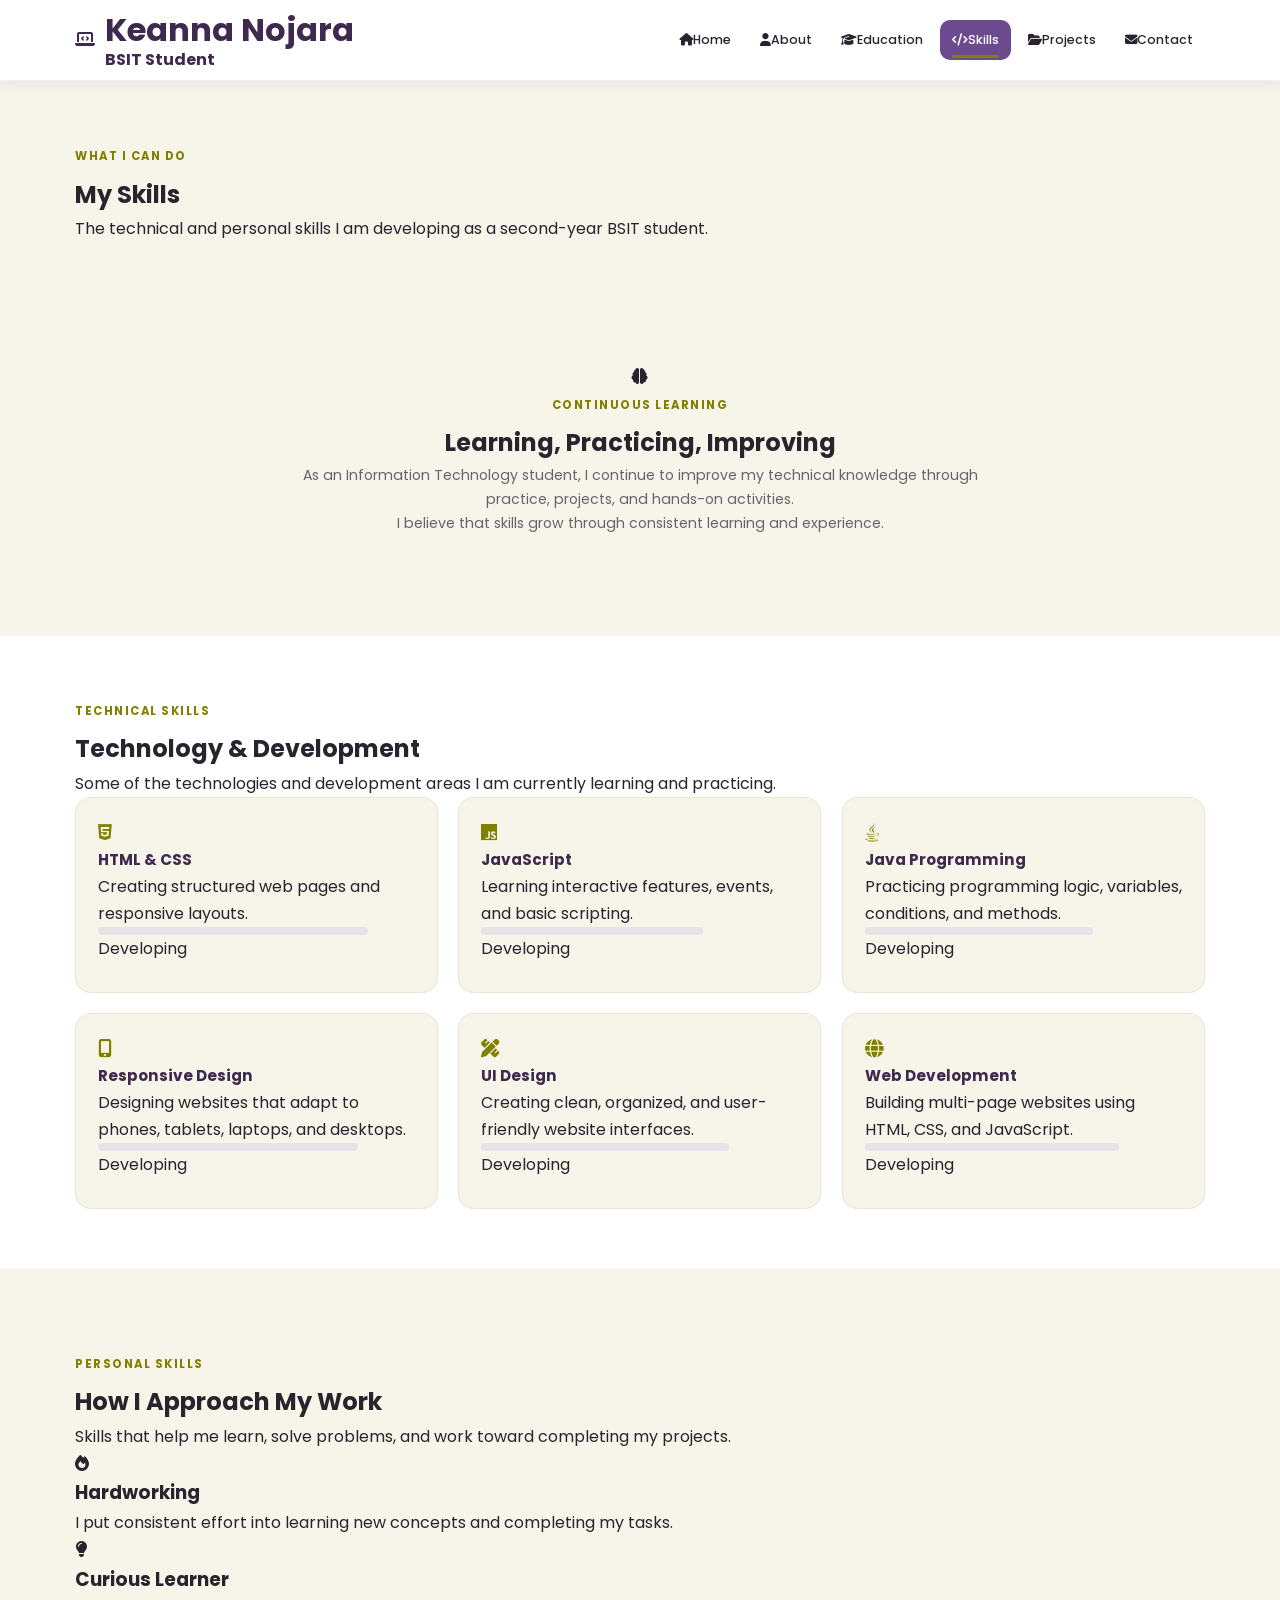
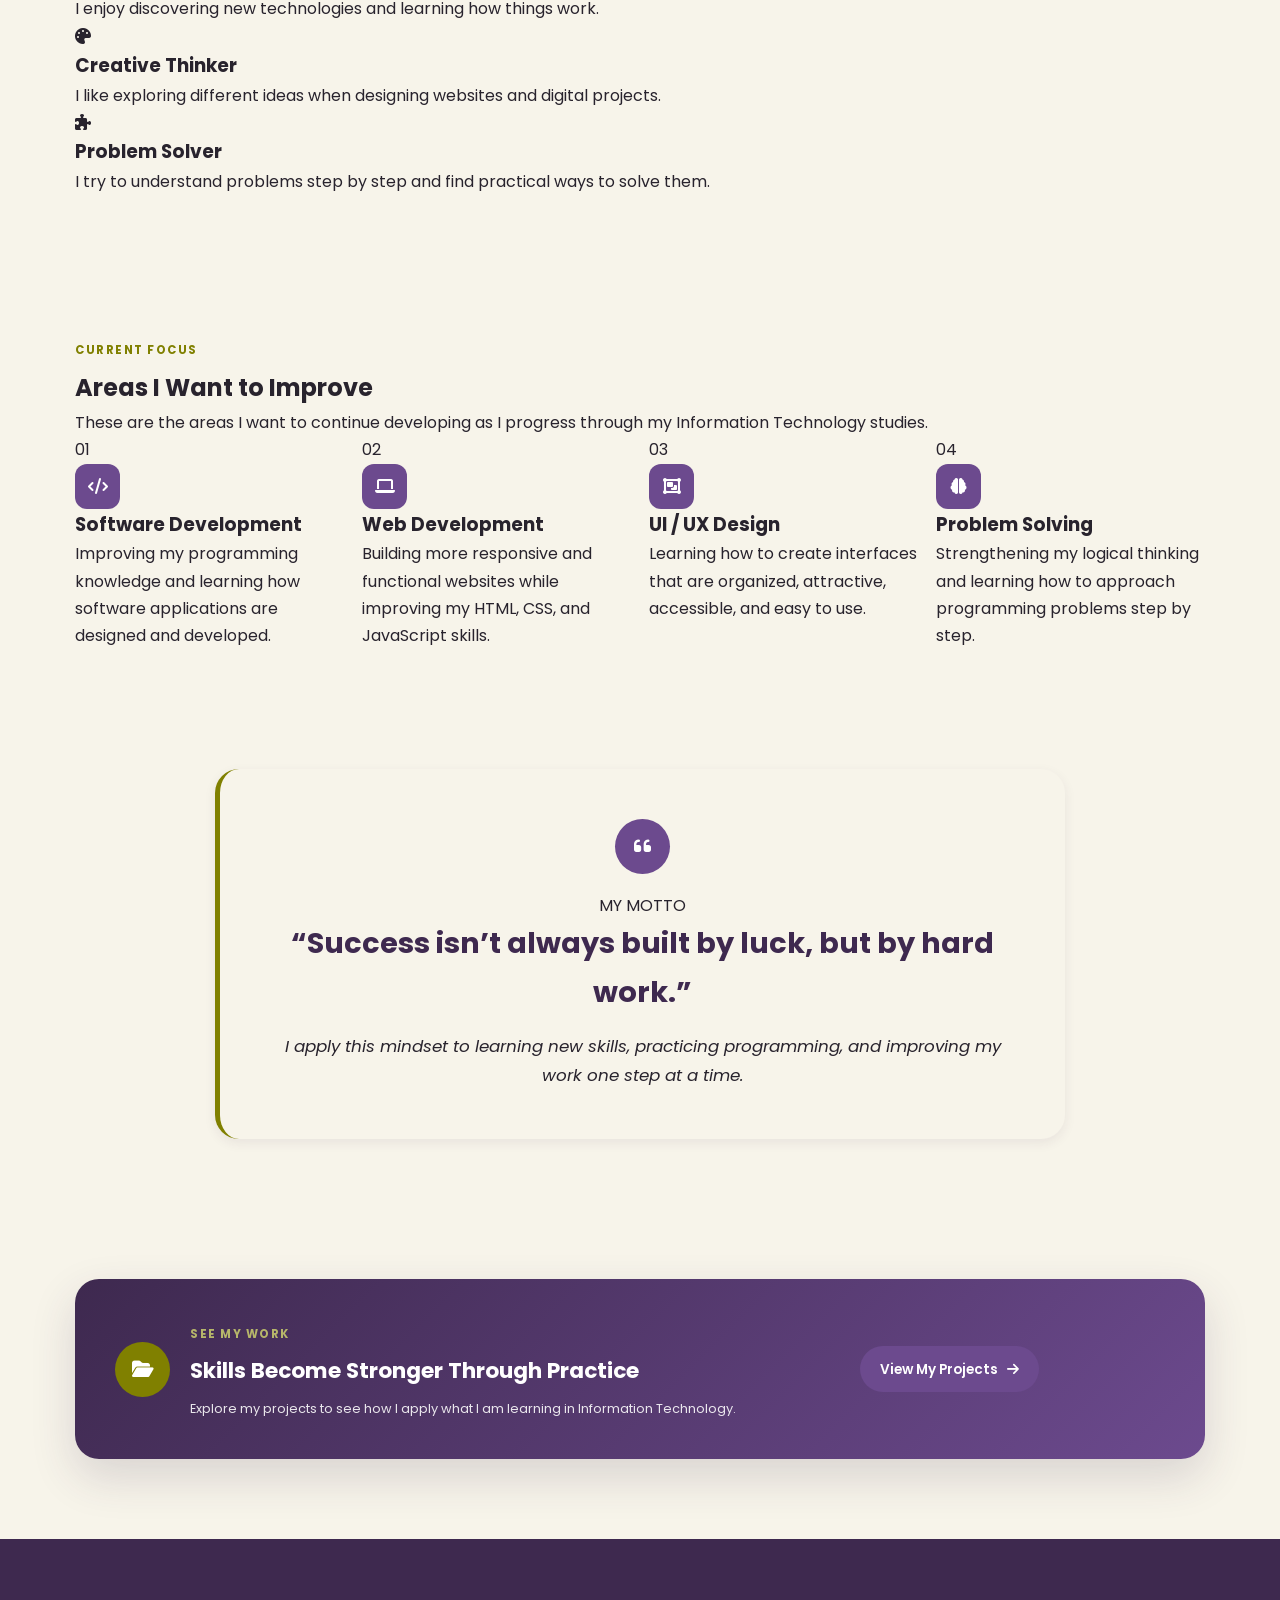
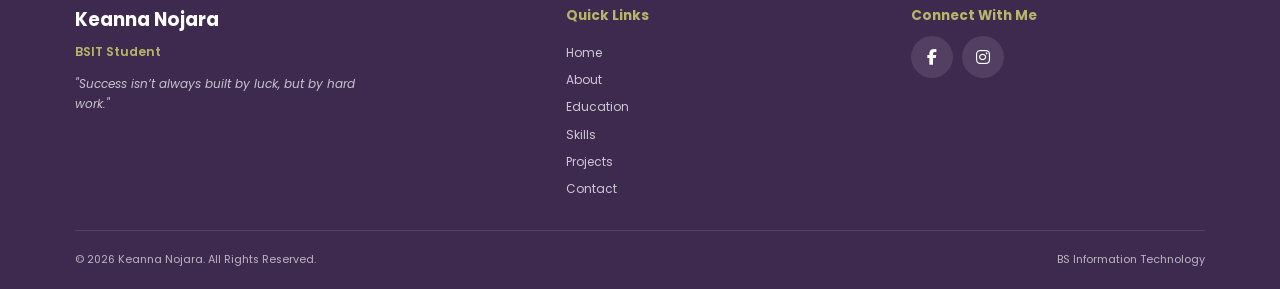
<file: skills.html>
<!DOCTYPE html>
<html lang="en">

<head>

    <meta charset="UTF-8">

    <meta
        name="viewport"
        content="width=device-width, initial-scale=1.0"
    >

    <meta
        name="description"
        content="Keanna Nojara - Skills Portfolio"
    >

    <title>Skills | Keanna Nojara</title>


    <!-- GOOGLE FONT -->

    <link
        href="https://fonts.googleapis.com/css2?family=Poppins:wght@300;400;500;600;700&display=swap"
        rel="stylesheet"
    >


    <!-- FONT AWESOME -->

    <link
        rel="stylesheet"
        href="https://cdnjs.cloudflare.com/ajax/libs/font-awesome/6.7.2/css/all.min.css"
    >


    <!-- MAIN CSS -->

    <link
        rel="stylesheet"
        href="css/style.css"
    >

</head>


<body>


    <!-- =========================
         HEADER
    ========================== -->

    <header class="header">

        <div class="container header-container">


            <!-- BRAND -->

            <a href="index.html" class="brand">

                <div class="brand-icon">
                    <i class="fas fa-laptop-code"></i>
                </div>

                <div class="brand-text">

                    <h1>
                        Keanna Nojara
                    </h1>

                    <span>
                        BSIT Student
                    </span>

                </div>

            </a>


            <!-- HAMBURGER BUTTON -->

            <button
                class="menu-toggle"
                id="menuToggle"
                aria-label="Open navigation menu"
                aria-expanded="false"
            >

                <i class="fas fa-bars"></i>

            </button>


            <!-- NAVIGATION -->

            <nav
                class="nav-menu"
                id="navMenu"
            >

                <a href="index.html">
                    <i class="fas fa-home"></i>
                    Home
                </a>

                <a href="about.html">
                    <i class="fas fa-user"></i>
                    About
                </a>

                <a href="education.html">
                    <i class="fas fa-graduation-cap"></i>
                    Education
                </a>

                <a
                    href="skills.html"
                    class="active"
                >
                    <i class="fas fa-code"></i>
                    Skills
                </a>

                <a href="projects.html">
                    <i class="fas fa-folder-open"></i>
                    Projects
                </a>

                <a href="contact.html">
                    <i class="fas fa-envelope"></i>
                    Contact
                </a>

            </nav>

        </div>

    </header>


    <!-- =========================
         MAIN CONTENT
    ========================== -->

    <main>


        <!-- =========================
             PAGE INTRO
        ========================== -->

        <section class="page-hero">

            <div class="container">

                <span class="section-label">
                    WHAT I CAN DO
                </span>

                <h1>
                    My Skills
                </h1>

                <p>
                    The technical and personal skills I am
                    developing as a second-year BSIT student.
                </p>

            </div>

        </section>


        <!-- =========================
             SKILLS INTRO
        ========================== -->

        <section class="skills-intro">

            <div class="container">

                <div class="skills-intro-card">

                    <div class="skills-intro-icon">
                        <i class="fas fa-brain"></i>
                    </div>

                    <div class="skills-intro-content">

                        <span class="section-label">
                            CONTINUOUS LEARNING
                        </span>

                        <h2>
                            Learning, Practicing, Improving
                        </h2>

                        <p>
                            As an Information Technology student,
                            I continue to improve my technical
                            knowledge through practice, projects,
                            and hands-on activities.
                        </p>

                        <p>
                            I believe that skills grow through
                            consistent learning and experience.
                        </p>

                    </div>

                </div>

            </div>

        </section>


        <!-- =========================
             TECHNICAL SKILLS
        ========================== -->

        <section class="technical-skills">

            <div class="container">

                <div class="section-heading">

                    <span class="section-label">
                        TECHNICAL SKILLS
                    </span>

                    <h2>
                        Technology & Development
                    </h2>

                    <p>
                        Some of the technologies and development
                        areas I am currently learning and practicing.
                    </p>

                </div>


                <div class="skills-grid">


                    <!-- HTML & CSS -->

                    <div class="skill-card">

                        <div class="skill-card-icon">
                            <i class="fab fa-html5"></i>
                        </div>

                        <div class="skill-card-content">

                            <h3>
                                HTML & CSS
                            </h3>

                            <p>
                                Creating structured web pages
                                and responsive layouts.
                            </p>

                            <div class="skill-bar">

                                <div
                                    class="skill-progress"
                                    style="width: 85%;"
                                ></div>

                            </div>

                            <span class="skill-level">
                                Developing
                            </span>

                        </div>

                    </div>


                    <!-- JAVASCRIPT -->

                    <div class="skill-card">

                        <div class="skill-card-icon">
                            <i class="fab fa-js"></i>
                        </div>

                        <div class="skill-card-content">

                            <h3>
                                JavaScript
                            </h3>

                            <p>
                                Learning interactive features,
                                events, and basic scripting.
                            </p>

                            <div class="skill-bar">

                                <div
                                    class="skill-progress"
                                    style="width: 70%;"
                                ></div>

                            </div>

                            <span class="skill-level">
                                Developing
                            </span>

                        </div>

                    </div>


                    <!-- JAVA -->

                    <div class="skill-card">

                        <div class="skill-card-icon">
                            <i class="fab fa-java"></i>
                        </div>

                        <div class="skill-card-content">

                            <h3>
                                Java Programming
                            </h3>

                            <p>
                                Practicing programming logic,
                                variables, conditions, and methods.
                            </p>

                            <div class="skill-bar">

                                <div
                                    class="skill-progress"
                                    style="width: 72%;"
                                ></div>

                            </div>

                            <span class="skill-level">
                                Developing
                            </span>

                        </div>

                              </div>
                                                  <!-- RESPONSIVE DESIGN -->

                    <div class="skill-card">

                        <div class="skill-card-icon">
                            <i class="fas fa-mobile-screen-button"></i>
                        </div>

                        <div class="skill-card-content">

                            <h3>
                                Responsive Design
                            </h3>

                            <p>
                                Designing websites that adapt to
                                phones, tablets, laptops, and desktops.
                            </p>

                            <div class="skill-bar">

                                <div
                                    class="skill-progress"
                                    style="width: 82%;"
                                ></div>

                            </div>

                            <span class="skill-level">
                                Developing
                            </span>

                        </div>

                    </div>


                    <!-- UI DESIGN -->

                    <div class="skill-card">

                        <div class="skill-card-icon">
                            <i class="fas fa-pen-ruler"></i>
                        </div>

                        <div class="skill-card-content">

                            <h3>
                                UI Design
                            </h3>

                            <p>
                                Creating clean, organized, and
                                user-friendly website interfaces.
                            </p>

                            <div class="skill-bar">

                                <div
                                    class="skill-progress"
                                    style="width: 78%;"
                                ></div>

                            </div>

                            <span class="skill-level">
                                Developing
                            </span>

                        </div>

                    </div>


                    <!-- WEB DEVELOPMENT -->

                    <div class="skill-card">

                        <div class="skill-card-icon">
                            <i class="fas fa-globe"></i>
                        </div>

                        <div class="skill-card-content">

                            <h3>
                                Web Development
                            </h3>

                            <p>
                                Building multi-page websites using
                                HTML, CSS, and JavaScript.
                            </p>

                            <div class="skill-bar">

                                <div
                                    class="skill-progress"
                                    style="width: 80%;"
                                ></div>

                            </div>

                            <span class="skill-level">
                                Developing
                            </span>

                        </div>

                    </div>

                </div>

            </div>

        </section>


        <!-- =========================
             PERSONAL SKILLS
        ========================== -->

        <section class="personal-skills">

            <div class="container">

                <div class="section-heading">

                    <span class="section-label">
                        PERSONAL SKILLS
                    </span>

                    <h2>
                        How I Approach My Work
                    </h2>

                    <p>
                        Skills that help me learn, solve problems,
                        and work toward completing my projects.
                    </p>

                </div>


                <div class="personal-skills-grid">


                    <!-- HARDWORKING -->

                    <div class="personal-skill-card">

                        <div class="personal-skill-icon">
                            <i class="fas fa-fire"></i>
                        </div>

                        <h3>
                            Hardworking
                        </h3>

                        <p>
                            I put consistent effort into learning
                            new concepts and completing my tasks.
                        </p>

                    </div>


                    <!-- CURIOUS -->

                    <div class="personal-skill-card">

                        <div class="personal-skill-icon">
                            <i class="fas fa-lightbulb"></i>
                        </div>

                        <h3>
                            Curious Learner
                        </h3>

                        <p>
                            I enjoy discovering new technologies
                            and learning how things work.
                        </p>

                    </div>


                    <!-- CREATIVE -->

                    <div class="personal-skill-card">

                        <div class="personal-skill-icon">
                            <i class="fas fa-palette"></i>
                        </div>

                        <h3>
                            Creative Thinker
                        </h3>

                        <p>
                            I like exploring different ideas when
                            designing websites and digital projects.
                        </p>

                    </div>


                    <!-- PROBLEM SOLVING -->

                    <div class="personal-skill-card">

                        <div class="personal-skill-icon">
                            <i class="fas fa-puzzle-piece"></i>
                        </div>

                        <h3>
                            Problem Solver
                        </h3>

                        <p>
                            I try to understand problems step by step
                            and find practical ways to solve them.
                        </p>

                    </div>

                </div>

            </div>

        </section>
                <!-- =========================
             LEARNING AREAS
        ========================== -->

        <section class="learning-areas">

            <div class="container">

                <div class="section-heading">

                    <span class="section-label">
                        CURRENT FOCUS
                    </span>

                    <h2>
                        Areas I Want to Improve
                    </h2>

                    <p>
                        These are the areas I want to continue
                        developing as I progress through my
                        Information Technology studies.
                    </p>

                </div>


                <div class="learning-grid">


                    <!-- SOFTWARE DEVELOPMENT -->

                    <div class="learning-card">

                        <div class="learning-number">
                            01
                        </div>

                        <div class="learning-icon">
                            <i class="fas fa-code"></i>
                        </div>

                        <h3>
                            Software Development
                        </h3>

                        <p>
                            Improving my programming knowledge and
                            learning how software applications are
                            designed and developed.
                        </p>

                    </div>


                    <!-- WEB DEVELOPMENT -->

                    <div class="learning-card">

                        <div class="learning-number">
                            02
                        </div>

                        <div class="learning-icon">
                            <i class="fas fa-laptop"></i>
                        </div>

                        <h3>
                            Web Development
                        </h3>

                        <p>
                            Building more responsive and functional
                            websites while improving my HTML, CSS,
                            and JavaScript skills.
                        </p>

                    </div>


                    <!-- UI/UX -->

                    <div class="learning-card">

                        <div class="learning-number">
                            03
                        </div>

                        <div class="learning-icon">
                            <i class="fas fa-object-group"></i>
                        </div>

                        <h3>
                            UI / UX Design
                        </h3>

                        <p>
                            Learning how to create interfaces that
                            are organized, attractive, accessible,
                            and easy to use.
                        </p>

                    </div>


                    <!-- PROBLEM SOLVING -->

                    <div class="learning-card">

                        <div class="learning-number">
                            04
                        </div>

                        <div class="learning-icon">
                            <i class="fas fa-brain"></i>
                        </div>

                        <h3>
                            Problem Solving
                        </h3>

                        <p>
                            Strengthening my logical thinking and
                            learning how to approach programming
                            problems step by step.
                        </p>

                    </div>

                </div>

            </div>

        </section>


        <!-- =========================
             SKILLS MOTTO
        ========================== -->

        <section class="skills-motto">

            <div class="container">

                <div class="motto-card">

                    <div class="motto-icon">
                        <i class="fas fa-quote-left"></i>
                    </div>

                    <div class="motto-content">

                        <span>
                            MY MOTTO
                        </span>

                        <h2>
                            “Success isn’t always built by luck,
                            but by hard work.”
                        </h2>

                        <p>
                            I apply this mindset to learning new
                            skills, practicing programming, and
                            improving my work one step at a time.
                        </p>

                    </div>

                </div>

            </div>

        </section>


        <!-- =========================
             SKILLS CTA
        ========================== -->

        <section class="contact-cta">

            <div class="container">

                <div class="cta-card">

                    <div class="cta-icon">
                        <i class="fas fa-folder-open"></i>
                    </div>

                    <div class="cta-content">

                        <span class="section-label">
                            SEE MY WORK
                        </span>

                        <h2>
                            Skills Become Stronger Through Practice
                        </h2>

                        <p>
                            Explore my projects to see how I apply
                            what I am learning in Information Technology.
                        </p>

                    </div>

                    <a
                        href="projects.html"
                        class="btn btn-primary"
                    >
                        View My Projects
                        <i class="fas fa-arrow-right"></i>
                    </a>

                </div>

            </div>

        </section>

    </main>
        <!-- =========================
         FOOTER
    ========================== -->

    <footer class="footer">

        <div class="container">

            <div class="footer-grid">


                <!-- FOOTER BRAND -->

                <div class="footer-brand">

                    <h3>
                        Keanna Nojara
                    </h3>

                    <p>
                        BSIT Student
                    </p>

                    <span>
                        "Success isn’t always built by luck,
                        but by hard work."
                    </span>

                </div>


                <!-- FOOTER LINKS -->

                <div class="footer-links">

                    <h4>
                        Quick Links
                    </h4>

                    <a href="index.html">
                        Home
                    </a>

                    <a href="about.html">
                        About
                    </a>

                    <a href="education.html">
                        Education
                    </a>

                    <a href="skills.html">
                        Skills
                    </a>

                    <a href="projects.html">
                        Projects
                    </a>

                    <a href="contact.html">
                        Contact
                    </a>

                </div>


                <!-- FOOTER SOCIAL -->

                <div class="footer-social">

                    <h4>
                        Connect With Me
                    </h4>

                    <div class="social-links">

                        <a
                            href="https://www.facebook.com/share/19TPp6X6EX/"
                            target="_blank"
                            rel="noopener noreferrer"
                            aria-label="Facebook"
                        >
                            <i class="fab fa-facebook-f"></i>
                        </a>

                        <a
                            href="https://www.instagram.com/dakeanns?stkn=enRpZnFwa3d4aTl4"
                            target="_blank"
                            rel="noopener noreferrer"
                            aria-label="Instagram"
                        >
                            <i class="fab fa-instagram"></i>
                        </a>

                    </div>

                </div>

            </div>


            <!-- =========================
                 FOOTER BOTTOM
            ========================== -->

            <div class="footer-bottom">

                <p>
                    ©
                    <span id="currentYear"></span>
                    Keanna Nojara. All Rights Reserved.
                </p>

                <p>
                    BS Information Technology
                </p>

            </div>

        </div>

    </footer>


    <!-- =========================
         JAVASCRIPT
    ========================== -->

    <script src="js/script.js"></script>

</body>

</html>
</file>
<file: css/style.css>
/* =========================================================
   KEANNA NOJARA MOBILE-FIRST PORTFOLIO
   CSS PART 7A
   ========================================================= */


/* =========================================================
   1. COLOR VARIABLES
   ========================================================= */

:root {

    --purple: #6C4A8E;
    --purple-dark: #3E294F;

    --olive: #808000;
    --olive-light: #B6B66A;

    --cream: #F7F4EA;
    --white: #FFFFFF;

    --dark: #28232D;
    --gray: #68636B;
    --light-gray: #E7E3E9;

    --success: #3F7D50;
    --danger: #B84A4A;

    --shadow-sm:
        0 4px 12px rgba(62, 41, 79, 0.08);

    --shadow:
        0 10px 30px rgba(62, 41, 79, 0.12);

    --shadow-lg:
        0 18px 45px rgba(62, 41, 79, 0.16);

    --radius-sm: 10px;
    --radius: 16px;
    --radius-lg: 24px;

    --transition: 0.3s ease;

    --max-width: 1200px;
}


/* =========================================================
   2. RESET
   ========================================================= */

* {
    margin: 0;
    padding: 0;
    box-sizing: border-box;
}


html {
    scroll-behavior: smooth;
}


body {
    font-family: "Poppins", sans-serif;
    background: var(--cream);
    color: var(--dark);
    line-height: 1.7;
    overflow-x: hidden;
}


img {
    display: block;
    max-width: 100%;
}


a {
    color: inherit;
    text-decoration: none;
}


button,
input,
textarea {
    font-family: inherit;
}


button {
    border: none;
    cursor: pointer;
}


ul,
ol {
    list-style: none;
}


/* =========================================================
   3. CONTAINER
   ========================================================= */

.container {
    width: 100%;
    max-width: var(--max-width);
    margin: 0 auto;
    padding-left: 20px;
    padding-right: 20px;
}


/* =========================================================
   4. HEADER
   ========================================================= */

.header {
    position: sticky;
    top: 0;
    z-index: 1000;

    background: var(--white);

    border-bottom:
        1px solid rgba(62, 41, 79, 0.08);

    box-shadow: var(--shadow-sm);
}


.header-container {
    min-height: 70px;

    display: flex;
    align-items: center;
    justify-content: space-between;
    gap: 15px;
}


/* =========================================================
   5. BRAND
   ========================================================= */

.brand {
    display: flex;
    align-items: center;
    gap: 10px;

    color: var(--purple-dark);

    font-weight: 700;
}


.brand-logo {
    width: 42px;
    height: 42px;

    border-radius: 50%;

    object-fit: cover;

    border: 2px solid var(--olive);
}


.brand-text {
    display: flex;
    flex-direction: column;
    line-height: 1.2;
}


.brand-name {
    font-size: 0.95rem;
    font-weight: 700;
}


.brand-role {
    color: var(--gray);
    font-size: 0.68rem;
    font-weight: 500;
}


/* =========================================================
   6. HAMBURGER BUTTON
   ========================================================= */

.menu-toggle {
    width: 44px;
    height: 44px;

    display: flex;
    align-items: center;
    justify-content: center;

    background: var(--purple);
    color: var(--white);

    border-radius: var(--radius-sm);

    font-size: 1.1rem;

    transition: var(--transition);
}


.menu-toggle:hover {
    background: var(--purple-dark);
}


.menu-toggle:focus {
    outline: 3px solid var(--olive-light);
    outline-offset: 2px;
}


/* =========================================================
   7. NAVIGATION
   ========================================================= */

.nav-menu {
    position: absolute;

    top: 70px;
    left: 0;
    right: 0;

    display: none;
    flex-direction: column;

    background: var(--white);

    border-top:
        1px solid var(--light-gray);

    box-shadow: var(--shadow);

    padding: 10px 20px 20px;
}


.nav-menu.active {
    display: flex;
}


.nav-menu a {
    display: flex;
    align-items: center;

    min-height: 46px;

    padding: 10px 14px;

    border-radius: var(--radius-sm);

    color: var(--dark);

    font-size: 0.9rem;
    font-weight: 500;

    transition: var(--transition);
}


.nav-menu a:hover {
    background: var(--cream);
    color: var(--purple);
}


.nav-menu a.active {
    background: var(--purple);
    color: var(--white);
}


/* =========================================================
   8. MAIN
   ========================================================= */

main {
    min-height: 70vh;
}


section {
    padding: 60px 0;
}


/* =========================================================
   9. PAGE INTRO
   ========================================================= */

.page-intro {
    padding: 70px 0 50px;

    background:
        linear-gradient(
            135deg,
            var(--purple-dark),
            var(--purple)
        );

    color: var(--white);

    text-align: center;
}


.page-intro-content {
    max-width: 760px;
    margin: 0 auto;
}


.page-intro h1 {
    margin-bottom: 12px;

    font-size: 2rem;
    line-height: 1.2;
}


.page-intro p {
    color: rgba(255, 255, 255, 0.88);

    font-size: 0.92rem;
}


/* =========================================================
   10. SECTION LABEL
   ========================================================= */

.section-label {
    display: inline-block;

    margin-bottom: 8px;

    color: var(--olive);

    font-size: 0.72rem;
    font-weight: 700;

    letter-spacing: 1.5px;
    text-transform: uppercase;
}


.section-title {
    margin-bottom: 12px;

    color: var(--purple-dark);

    font-size: 1.7rem;
    line-height: 1.3;
}


.section-description {
    color: var(--gray);

    font-size: 0.9rem;
}


/* =========================================================
   11. BUTTONS
   ========================================================= */

.btn {
    display: inline-flex;
    align-items: center;
    justify-content: center;
    gap: 9px;

    min-height: 46px;

    padding: 11px 20px;

    border-radius: 50px;

    font-size: 0.85rem;
    font-weight: 600;

    transition: var(--transition);
}


.btn-primary {
    background: var(--purple);
    color: var(--white);
}


.btn-primary:hover {
    background: var(--purple-dark);
    transform: translateY(-2px);
}


.btn-secondary {
    background: var(--olive);
    color: var(--white);
}


.btn-secondary:hover {
    background: #696900;
    transform: translateY(-2px);
}


.btn-outline {
    background: transparent;

    color: var(--purple);

    border: 2px solid var(--purple);
}


.btn-outline:hover {
    background: var(--purple);
    color: var(--white);
}


/* =========================================================
   12. CARDS
   ========================================================= */

.card {
    background: var(--white);

    border-radius: var(--radius);

    box-shadow: var(--shadow-sm);

    padding: 24px;

    transition: var(--transition);
}


.card:hover {
    transform: translateY(-4px);
    box-shadow: var(--shadow);
}


/* =========================================================
   13. SOCIAL LINKS
   ========================================================= */

.social-links {
    display: flex;
    align-items: center;
    gap: 10px;
}


.social-links a {
    width: 42px;
    height: 42px;

    display: flex;
    align-items: center;
    justify-content: center;

    background: var(--cream);

    color: var(--purple);

    border-radius: 50%;

    transition: var(--transition);
}


.social-links a:hover {
    background: var(--purple);
    color: var(--white);

    transform: translateY(-3px);
}


/* =========================================================
   14. UTILITY
   ========================================================= */

.text-center {
    text-align: center;
}


.mt-20 {
    margin-top: 20px;
}


.mb-20 {
    margin-bottom: 20px;
}


.hidden {
    display: none;
  }
/* =========================================================
   KEANNA NOJARA MOBILE-FIRST PORTFOLIO
   CSS PART 7B
   HOME / PROFILE DASHBOARD
   ========================================================= */


/* =========================================================
   15. HOME DASHBOARD
   ========================================================= */

.home-dashboard {
    padding: 40px 0 60px;
}


.dashboard-grid {
    display: grid;
    grid-template-columns: 1fr;
    gap: 24px;
}


/* =========================================================
   16. PROFILE PANEL
   ========================================================= */

.profile-panel {
    background: var(--white);

    border-radius: var(--radius-lg);

    padding: 30px 22px;

    text-align: center;

    box-shadow: var(--shadow);

    border-top: 5px solid var(--olive);
}


.profile-image-wrapper {
    width: 150px;
    height: 150px;

    margin: 0 auto 20px;

    padding: 5px;

    border-radius: 50%;

    background:
        linear-gradient(
            135deg,
            var(--purple),
            var(--olive)
        );

    box-shadow: var(--shadow);
}


.profile-image {
    width: 100%;
    height: 100%;

    object-fit: cover;

    border-radius: 50%;

    border: 4px solid var(--white);
}


.profile-panel h1 {
    margin-bottom: 5px;

    color: var(--purple-dark);

    font-size: 1.6rem;
    line-height: 1.25;
}


.profile-course {
    margin-bottom: 4px;

    color: var(--purple);

    font-size: 0.9rem;
    font-weight: 600;
}


.profile-year {
    margin-bottom: 20px;

    color: var(--gray);

    font-size: 0.82rem;
}


.profile-motto {
    padding: 15px;

    background: var(--cream);

    border-radius: var(--radius);

    color: var(--dark);

    font-size: 0.82rem;
    font-style: italic;
}


.profile-motto i {
    margin-right: 6px;

    color: var(--olive);
}


/* =========================================================
   17. WELCOME PANEL
   ========================================================= */

.welcome-panel {
    display: flex;
    flex-direction: column;
    justify-content: center;

    min-height: 320px;

    padding: 30px 24px;

    border-radius: var(--radius-lg);

    background:
        linear-gradient(
            135deg,
            var(--purple-dark),
            var(--purple)
        );

    color: var(--white);

    box-shadow: var(--shadow-lg);

    position: relative;

    overflow: hidden;
}


.welcome-panel::before {
    content: "";

    position: absolute;

    width: 180px;
    height: 180px;

    right: -70px;
    top: -70px;

    border-radius: 50%;

    background:
        rgba(182, 182, 106, 0.22);
}


.welcome-panel::after {
    content: "";

    position: absolute;

    width: 120px;
    height: 120px;

    left: -55px;
    bottom: -55px;

    border-radius: 50%;

    background:
        rgba(255, 255, 255, 0.08);
}


.welcome-content {
    position: relative;
    z-index: 2;
}


.welcome-label {
    display: inline-block;

    margin-bottom: 10px;

    color: var(--olive-light);

    font-size: 0.75rem;
    font-weight: 700;

    letter-spacing: 1.5px;
    text-transform: uppercase;
}


.welcome-panel h2 {
    margin-bottom: 15px;

    font-size: 2rem;
    line-height: 1.2;
}


.welcome-panel p {
    max-width: 620px;

    margin-bottom: 24px;

    color: rgba(255, 255, 255, 0.88);

    font-size: 0.9rem;
}


.welcome-buttons {
    display: flex;
    flex-direction: column;
    gap: 10px;
}


.welcome-panel .btn-primary {
    background: var(--olive);
}


.welcome-panel .btn-primary:hover {
    background: var(--olive-light);
    color: var(--purple-dark);
}


.welcome-panel .btn-outline {
    color: var(--white);
    border-color: rgba(255, 255, 255, 0.7);
}


.welcome-panel .btn-outline:hover {
    background: var(--white);
    color: var(--purple-dark);
}


/* =========================================================
   18. HOME SOCIAL AREA
   ========================================================= */

.home-social {
    margin-top: 24px;

    display: flex;
    align-items: center;
    justify-content: center;
    gap: 10px;
}


.home-social a {
    width: 40px;
    height: 40px;

    display: flex;
    align-items: center;
    justify-content: center;

    border-radius: 50%;

    background:
        rgba(255, 255, 255, 0.12);

    color: var(--white);

    transition: var(--transition);
}


.home-social a:hover {
    background: var(--olive);
    transform: translateY(-3px);
}


/* =========================================================
   19. MOTTO SECTION
   ========================================================= */

.motto-section {
    background: var(--white);
}


.motto-card {
    position: relative;

    max-width: 850px;

    margin: 0 auto;

    padding: 35px 25px;

    text-align: center;

    background: var(--cream);

    border-radius: var(--radius-lg);

    border-left: 5px solid var(--olive);

    box-shadow: var(--shadow-sm);
}


.motto-icon {
    width: 55px;
    height: 55px;

    margin: 0 auto 18px;

    display: flex;
    align-items: center;
    justify-content: center;

    border-radius: 50%;

    background: var(--purple);

    color: var(--white);

    font-size: 1.2rem;
}


.motto-card h2 {
    margin-bottom: 15px;

    color: var(--purple-dark);

    font-size: 1.4rem;
}


.motto-card p {
    color: var(--dark);

    font-size: 1rem;
    font-style: italic;
}


/* =========================================================
   20. QUICK OVERVIEW
   ========================================================= */

.overview-section {
    background: var(--cream);
}


.overview-header {
    margin-bottom: 30px;

    text-align: center;
}


.overview-grid {
    display: grid;

    grid-template-columns: 1fr;

    gap: 16px;
}


.overview-card {
    padding: 24px;

    background: var(--white);

    border-radius: var(--radius);

    box-shadow: var(--shadow-sm);

    transition: var(--transition);
}


.overview-card:hover {
    transform: translateY(-5px);
    box-shadow: var(--shadow);
}


.overview-icon {
    width: 48px;
    height: 48px;

    margin-bottom: 15px;

    display: flex;
    align-items: center;
    justify-content: center;

    border-radius: 12px;

    background: var(--cream);

    color: var(--purple);

    font-size: 1.15rem;
}


.overview-card h3 {
    margin-bottom: 7px;

    color: var(--purple-dark);

    font-size: 1rem;
}


.overview-card p {
    color: var(--gray);

    font-size: 0.8rem;
}


/* =========================================================
   21. SKILLS SNAPSHOT
   ========================================================= */

.skills-snapshot {
    background: var(--white);
}


.skills-header {
    margin-bottom: 28px;

    text-align: center;
}


.skills-grid {
    display: grid;

    grid-template-columns: 1fr;

    gap: 16px;
}


.skill-card {
    padding: 22px;

    background: var(--cream);

    border-radius: var(--radius);

    border: 1px solid rgba(128, 128, 0, 0.12);

    transition: var(--transition);
}


.skill-card:hover {
    transform: translateY(-4px);

    border-color: var(--olive-light);

    box-shadow: var(--shadow-sm);
}


.skill-card-top {
    display: flex;

    align-items: center;
    justify-content: space-between;

    gap: 10px;

    margin-bottom: 12px;
}


.skill-card h3 {
    color: var(--purple-dark);

    font-size: 0.95rem;
}


.skill-card i {
    color: var(--olive);

    font-size: 1.15rem;
}


.skill-description {
    margin-bottom: 12px;

    color: var(--gray);

    font-size: 0.78rem;
}


.progress-bar {
    width: 100%;
    height: 7px;

    overflow: hidden;

    background: var(--light-gray);

    border-radius: 20px;
}


.progress {
    height: 100%;

    background:
        linear-gradient(
            90deg,
            var(--purple),
            var(--olive)
        );

    border-radius: inherit;
}


.progress-html {
    width: 85%;
}


.progress-js {
    width: 70%;
}


.progress-java {
    width: 65%;
}


/* =========================================================
   22. EDUCATION SNAPSHOT
   ========================================================= */

.education-snapshot {
    background: var(--cream);
}


.education-preview {
    display: grid;

    grid-template-columns: 1fr;

    gap: 16px;
}


.education-card {
    position: relative;

    padding: 24px;

    background: var(--white);

    border-radius: var(--radius);

    box-shadow: var(--shadow-sm);

    border-left: 4px solid var(--purple);

    transition: var(--transition);
}


.education-card:hover {
    transform: translateX(4px);

    border-left-color: var(--olive);

    box-shadow: var(--shadow);
}


.education-year {
    display: inline-block;

    margin-bottom: 8px;

    color: var(--olive);

    font-size: 0.75rem;
    font-weight: 700;
}


.education-card h3 {
    margin-bottom: 5px;

    color: var(--purple-dark);

    font-size: 0.95rem;
}


.education-card p {
    color: var(--gray);

    font-size: 0.78rem;
}


/* =========================================================
   23. PROJECT PREVIEW
   ========================================================= */

.project-preview {
    background: var(--white);
}


.project-grid {
    display: grid;

    grid-template-columns: 1fr;

    gap: 18px;
}


.project-card {
    padding: 24px;

    background: var(--cream);

    border-radius: var(--radius);

    box-shadow: var(--shadow-sm);

    transition: var(--transition);
}


.project-card:hover {
    transform: translateY(-5px);

    box-shadow: var(--shadow);
}


.project-icon {
    width: 50px;
    height: 50px;

    margin-bottom: 16px;

    display: flex;
    align-items: center;
    justify-content: center;

    background: var(--purple);

    color: var(--white);

    border-radius: 12px;

    font-size: 1.15rem;
}


.project-card h3 {
    margin-bottom: 8px;

    color: var(--purple-dark);

    font-size: 1rem;
}


.project-card p {
    margin-bottom: 15px;

    color: var(--gray);

    font-size: 0.8rem;
}


.project-tags {
    display: flex;

    flex-wrap: wrap;

    gap: 7px;
}


.project-tags span {
    padding: 5px 10px;

    background: var(--white);

    color: var(--purple);

    border-radius: 30px;

    font-size: 0.68rem;
    font-weight: 600;
  }
/* =========================================================
   KEANNA NOJARA MOBILE-FIRST PORTFOLIO
   CSS PART 7C
   ABOUT + EDUCATION
   ========================================================= */


/* =========================================================
   24. ABOUT PAGE
   ========================================================= */

.about-section {
    background: var(--cream);
}


.about-dashboard {
    display: grid;

    grid-template-columns: 1fr;

    gap: 24px;
}


/* =========================================================
   25. ABOUT PROFILE CARD
   ========================================================= */

.about-profile {
    padding: 28px 22px;

    background: var(--white);

    border-radius: var(--radius-lg);

    box-shadow: var(--shadow);

    text-align: center;
}


.about-profile-image {
    width: 130px;
    height: 130px;

    margin: 0 auto 18px;

    padding: 4px;

    border-radius: 50%;

    background:
        linear-gradient(
            135deg,
            var(--purple),
            var(--olive)
        );
}


.about-profile-image img {
    width: 100%;
    height: 100%;

    object-fit: cover;

    border-radius: 50%;

    border: 3px solid var(--white);
}


.about-profile h2 {
    margin-bottom: 5px;

    color: var(--purple-dark);

    font-size: 1.4rem;
}


.about-profile .course {
    color: var(--purple);

    font-size: 0.85rem;
    font-weight: 600;
}


.about-profile .year {
    color: var(--gray);

    font-size: 0.78rem;
}


/* =========================================================
   26. ABOUT CONTENT
   ========================================================= */

.about-content {
    padding: 28px 22px;

    background: var(--white);

    border-radius: var(--radius-lg);

    box-shadow: var(--shadow);
}


.about-content h2 {
    margin-bottom: 15px;

    color: var(--purple-dark);

    font-size: 1.5rem;
}


.about-content p {
    margin-bottom: 15px;

    color: var(--gray);

    font-size: 0.88rem;
}


.about-content p:last-child {
    margin-bottom: 0;
}


/* =========================================================
   27. PERSONAL QUALITIES
   ========================================================= */

.qualities-section {
    background: var(--white);
}


.qualities-grid {
    display: grid;

    grid-template-columns: 1fr;

    gap: 16px;
}


.quality-card {
    padding: 22px;

    background: var(--cream);

    border-radius: var(--radius);

    text-align: center;

    border: 1px solid rgba(128, 128, 0, 0.12);

    transition: var(--transition);
}


.quality-card:hover {
    transform: translateY(-4px);

    box-shadow: var(--shadow-sm);

    border-color: var(--olive-light);
}


.quality-icon {
    width: 50px;
    height: 50px;

    margin: 0 auto 14px;

    display: flex;
    align-items: center;
    justify-content: center;

    background: var(--purple);

    color: var(--white);

    border-radius: 50%;

    font-size: 1rem;
}


.quality-card h3 {
    margin-bottom: 7px;

    color: var(--purple-dark);

    font-size: 0.95rem;
}


.quality-card p {
    color: var(--gray);

    font-size: 0.78rem;
}


/* =========================================================
   28. INTERESTS
   ========================================================= */

.interests-section {
    background: var(--cream);
}


.interests-grid {
    display: grid;

    grid-template-columns: repeat(2, 1fr);

    gap: 12px;
}


.interest-item {
    display: flex;

    align-items: center;

    gap: 10px;

    padding: 15px;

    background: var(--white);

    border-radius: var(--radius-sm);

    box-shadow: var(--shadow-sm);

    color: var(--dark);

    font-size: 0.78rem;
}


.interest-item i {
    color: var(--olive);

    font-size: 1rem;
}


/* =========================================================
   29. ABOUT MOTTO
   ========================================================= */

.about-motto {
    background: var(--white);
}


.about-motto-card {
    max-width: 900px;

    margin: 0 auto;

    padding: 35px 25px;

    background:
        linear-gradient(
            135deg,
            var(--purple-dark),
            var(--purple)
        );

    color: var(--white);

    border-radius: var(--radius-lg);

    text-align: center;

    box-shadow: var(--shadow-lg);
}


.about-motto-card i {
    margin-bottom: 15px;

    color: var(--olive-light);

    font-size: 1.8rem;
}


.about-motto-card h2 {
    margin-bottom: 12px;

    font-size: 1.35rem;
}


.about-motto-card p {
    color: rgba(255, 255, 255, 0.9);

    font-size: 0.9rem;
    font-style: italic;
}


/* =========================================================
   30. EDUCATION PAGE
   ========================================================= */

.education-section {
    background: var(--cream);
}


.education-intro {
    max-width: 760px;

    margin: 0 auto 40px;

    text-align: center;
}


.education-intro p {
    color: var(--gray);

    font-size: 0.88rem;
}


/* =========================================================
   31. EDUCATION TIMELINE
   ========================================================= */

.education-timeline {
    position: relative;

    max-width: 850px;

    margin: 0 auto;
}


.education-timeline::before {
    content: "";

    position: absolute;

    top: 0;
    bottom: 0;

    left: 12px;

    width: 3px;

    background:
        linear-gradient(
            to bottom,
            var(--purple),
            var(--olive)
        );

    border-radius: 10px;
}


.timeline-item {
    position: relative;

    padding-left: 42px;

    margin-bottom: 30px;
}


.timeline-item:last-child {
    margin-bottom: 0;
}


.timeline-dot {
    position: absolute;

    top: 6px;
    left: 3px;

    width: 21px;
    height: 21px;

    background: var(--white);

    border: 5px solid var(--purple);

    border-radius: 50%;

    z-index: 2;
}


.timeline-item.current .timeline-dot {
    border-color: var(--olive);

    background: var(--olive-light);
}


.timeline-card {
    padding: 22px;

    background: var(--white);

    border-radius: var(--radius);

    box-shadow: var(--shadow-sm);

    transition: var(--transition);
}


.timeline-card:hover {
    transform: translateY(-3px);

    box-shadow: var(--shadow);
}


.timeline-year {
    display: inline-block;

    margin-bottom: 8px;

    color: var(--olive);

    font-size: 0.75rem;
    font-weight: 700;
}


.timeline-card h3 {
    margin-bottom: 5px;

    color: var(--purple-dark);

    font-size: 1rem;
}


.timeline-card h4 {
    margin-bottom: 8px;

    color: var(--purple);

    font-size: 0.82rem;
}


.timeline-card p {
    color: var(--gray);

    font-size: 0.78rem;
}


/* =========================================================
   32. ACADEMIC GROWTH
   ========================================================= */

.academic-growth {
    background: var(--white);
}


.growth-grid {
    display: grid;

    grid-template-columns: 1fr;

    gap: 16px;
}


.growth-card {
    padding: 24px;

    background: var(--cream);

    border-radius: var(--radius);

    border-top: 4px solid var(--purple);

    transition: var(--transition);
}


.growth-card:hover {
    transform: translateY(-4px);

    border-top-color: var(--olive);

    box-shadow: var(--shadow-sm);
}


.growth-number {
    display: block;

    margin-bottom: 8px;

    color: var(--olive);

    font-size: 1.4rem;
    font-weight: 700;
}


.growth-card h3 {
    margin-bottom: 7px;

    color: var(--purple-dark);

    font-size: 0.98rem;
}


.growth-card p {
    color: var(--gray);

    font-size: 0.78rem;
}


/* =========================================================
   33. CURRENT COLLEGE FOCUS
   ========================================================= */

.college-focus {
    background: var(--cream);
}


.focus-card {
    display: grid;

    grid-template-columns: 1fr;

    gap: 20px;

    padding: 28px 22px;

    background: var(--white);

    border-radius: var(--radius-lg);

    box-shadow: var(--shadow);
}


.focus-icon {
    width: 60px;
    height: 60px;

    display: flex;
    align-items: center;
    justify-content: center;

    background: var(--purple);

    color: var(--white);

    border-radius: 15px;

    font-size: 1.3rem;
}


.focus-content h2 {
    margin-bottom: 8px;

    color: var(--purple-dark);

    font-size: 1.3rem;
}


.focus-content p {
    margin-bottom: 14px;

    color: var(--gray);

    font-size: 0.84rem;
}


.focus-list {
    display: flex;

    flex-direction: column;

    gap: 8px;
}


.focus-list li {
    display: flex;

    align-items: center;

    gap: 9px;

    color: var(--dark);

    font-size: 0.8rem;
}


.focus-list i {
    color: var(--olive);
}


/* =========================================================
   34. EDUCATION MOTTO
   ========================================================= */

.education-motto {
    background: var(--white);
}


.education-motto .motto-card {
    border-left-color: var(--purple);
  }
/* =========================================================
   KEANNA NOJARA MOBILE-FIRST PORTFOLIO
   CSS PART 7D
   SKILLS + PROJECTS
   ========================================================= */


/* =========================================================
   35. SKILLS PAGE
   ========================================================= */

.skills-section {
    background: var(--cream);
}


.skills-intro {
    max-width: 780px;

    margin: 0 auto 40px;

    text-align: center;
}


.skills-intro p {
    color: var(--gray);

    font-size: 0.88rem;
}


/* =========================================================
   36. TECHNICAL SKILLS
   ========================================================= */

.technical-skills {
    background: var(--white);
}


.technical-header {
    margin-bottom: 30px;

    text-align: center;
}


.technical-grid {
    display: grid;

    grid-template-columns: 1fr;

    gap: 18px;
}


.technical-card {
    padding: 24px;

    background: var(--cream);

    border-radius: var(--radius);

    border: 1px solid rgba(108, 74, 142, 0.1);

    box-shadow: var(--shadow-sm);

    transition: var(--transition);
}


.technical-card:hover {
    transform: translateY(-5px);

    box-shadow: var(--shadow);

    border-color: var(--olive-light);
}


.technical-icon {
    width: 55px;
    height: 55px;

    margin-bottom: 16px;

    display: flex;
    align-items: center;
    justify-content: center;

    background: var(--purple);

    color: var(--white);

    border-radius: 14px;

    font-size: 1.25rem;
}


.technical-card h3 {
    margin-bottom: 8px;

    color: var(--purple-dark);

    font-size: 1rem;
}


.technical-card p {
    margin-bottom: 16px;

    color: var(--gray);

    font-size: 0.78rem;
}


/* =========================================================
   37. SKILL LEVEL
   ========================================================= */

.skill-level {
    display: flex;

    align-items: center;
    justify-content: space-between;

    margin-bottom: 7px;
}


.skill-level span {
    color: var(--gray);

    font-size: 0.7rem;
    font-weight: 600;
}


.skill-percentage {
    color: var(--purple) !important;
}


.skill-progress {
    width: 100%;
    height: 8px;

    overflow: hidden;

    background: var(--light-gray);

    border-radius: 20px;
}


.skill-progress span {
    display: block;

    height: 100%;

    background:
        linear-gradient(
            90deg,
            var(--purple),
            var(--olive)
        );

    border-radius: inherit;
}


/* Individual technical skill levels */

.skill-html {
    width: 85%;
}


.skill-javascript {
    width: 70%;
}


.skill-java {
    width: 65%;
}


.skill-responsive {
    width: 80%;
}


.skill-ui {
    width: 75%;
}


.skill-web {
    width: 78%;
}


/* =========================================================
   38. PERSONAL SKILLS
   ========================================================= */

.personal-skills {
    background: var(--cream);
}


.personal-header {
    margin-bottom: 28px;

    text-align: center;
}


.personal-grid {
    display: grid;

    grid-template-columns: repeat(2, 1fr);

    gap: 12px;
}


.personal-card {
    padding: 20px 14px;

    background: var(--white);

    border-radius: var(--radius);

    text-align: center;

    box-shadow: var(--shadow-sm);

    transition: var(--transition);
}


.personal-card:hover {
    transform: translateY(-4px);

    box-shadow: var(--shadow);
}


.personal-icon {
    width: 45px;
    height: 45px;

    margin: 0 auto 12px;

    display: flex;
    align-items: center;
    justify-content: center;

    background: var(--cream);

    color: var(--olive);

    border-radius: 50%;
}


.personal-card h3 {
    color: var(--purple-dark);

    font-size: 0.82rem;
}


.personal-card p {
    margin-top: 5px;

    color: var(--gray);

    font-size: 0.68rem;
}


/* =========================================================
   39. LEARNING AREAS
   ========================================================= */

.learning-section {
    background: var(--white);
}


.learning-grid {
    display: grid;

    grid-template-columns: 1fr;

    gap: 14px;
}


.learning-item {
    display: flex;

    align-items: center;

    gap: 15px;

    padding: 18px;

    background: var(--cream);

    border-radius: var(--radius);

    transition: var(--transition);
}


.learning-item:hover {
    transform: translateX(5px);

    box-shadow: var(--shadow-sm);
}


.learning-icon {
    flex-shrink: 0;

    width: 45px;
    height: 45px;

    display: flex;
    align-items: center;
    justify-content: center;

    background: var(--purple);

    color: var(--white);

    border-radius: 12px;
}


.learning-item h3 {
    margin-bottom: 3px;

    color: var(--purple-dark);

    font-size: 0.88rem;
}


.learning-item p {
    color: var(--gray);

    font-size: 0.72rem;
}


/* =========================================================
   40. SKILLS MOTTO
   ========================================================= */

.skills-motto {
    background: var(--cream);
}


.skills-motto-card {
    max-width: 850px;

    margin: 0 auto;

    padding: 30px 22px;

    background: var(--white);

    border-radius: var(--radius-lg);

    text-align: center;

    box-shadow: var(--shadow);

    border-bottom: 4px solid var(--olive);
}


.skills-motto-card i {
    margin-bottom: 12px;

    color: var(--purple);

    font-size: 1.6rem;
}


.skills-motto-card h2 {
    margin-bottom: 8px;

    color: var(--purple-dark);

    font-size: 1.25rem;
}


.skills-motto-card p {
    color: var(--gray);

    font-size: 0.84rem;
}


/* =========================================================
   41. PROJECTS PAGE
   ========================================================= */

.projects-section {
    background: var(--cream);
}


.projects-intro {
    max-width: 780px;

    margin: 0 auto 40px;

    text-align: center;
}


.projects-intro p {
    color: var(--gray);

    font-size: 0.88rem;
}


/* =========================================================
   42. PROJECT SHOWCASE
   ========================================================= */

.project-showcase {
    background: var(--white);
}


.projects-grid {
    display: grid;

    grid-template-columns: 1fr;

    gap: 20px;
}


.project-showcase-card {
    position: relative;

    padding: 25px;

    background: var(--cream);

    border-radius: var(--radius-lg);

    border: 1px solid rgba(108, 74, 142, 0.1);

    box-shadow: var(--shadow-sm);

    transition: var(--transition);

    overflow: hidden;
}


.project-showcase-card::before {
    content: "";

    position: absolute;

    top: 0;
    left: 0;

    width: 100%;
    height: 4px;

    background:
        linear-gradient(
            90deg,
            var(--purple),
            var(--olive)
        );
}


.project-showcase-card:hover {
    transform: translateY(-6px);

    box-shadow: var(--shadow-lg);
}


/* =========================================================
   43. PROJECT NUMBER
   ========================================================= */

.project-number {
    display: inline-flex;

    align-items: center;
    justify-content: center;

    width: 40px;
    height: 40px;

    margin-bottom: 15px;

    background: var(--purple);

    color: var(--white);

    border-radius: 50%;

    font-size: 0.78rem;
    font-weight: 700;
}


.project-showcase-card h3 {
    margin-bottom: 8px;

    color: var(--purple-dark);

    font-size: 1.05rem;
}


.project-showcase-card p {
    margin-bottom: 18px;

    color: var(--gray);

    font-size: 0.8rem;
}


/* =========================================================
   44. PROJECT TECHNOLOGIES
   ========================================================= */

.project-tech {
    display: flex;

    flex-wrap: wrap;

    gap: 7px;

    margin-bottom: 18px;
}


.project-tech span {
    padding: 6px 10px;

    background: var(--white);

    color: var(--purple);

    border-radius: 30px;

    font-size: 0.68rem;
    font-weight: 600;

    border: 1px solid var(--light-gray);
}


/* =========================================================
   45. PROJECT APPROACH
   ========================================================= */

.project-approach {
    background: var(--cream);
}


.approach-header {
    margin-bottom: 30px;

    text-align: center;
}


.approach-grid {
    display: grid;

    grid-template-columns: 1fr;

    gap: 14px;
}


.approach-card {
    padding: 22px;

    background: var(--white);

    border-radius: var(--radius);

    text-align: center;

    box-shadow: var(--shadow-sm);

    transition: var(--transition);
}


.approach-card:hover {
    transform: translateY(-4px);

    box-shadow: var(--shadow);
}


.approach-icon {
    width: 48px;
    height: 48px;

    margin: 0 auto 12px;

    display: flex;
    align-items: center;
    justify-content: center;

    background: var(--purple);

    color: var(--white);

    border-radius: 12px;
}


.approach-card h3 {
    margin-bottom: 6px;

    color: var(--purple-dark);

    font-size: 0.9rem;
}


.approach-card p {
    color: var(--gray);

    font-size: 0.74rem;
}


/* =========================================================
   46. FUTURE PROJECT GOALS
   ========================================================= */

.future-projects {
    background: var(--white);
}


.future-project-card {
    max-width: 900px;

    margin: 0 auto;

    padding: 30px 24px;

    background:
        linear-gradient(
            135deg,
            var(--purple-dark),
            var(--purple)
        );

    color: var(--white);

    border-radius: var(--radius-lg);

    box-shadow: var(--shadow-lg);
}


.future-project-card h2 {
    margin-bottom: 12px;

    font-size: 1.3rem;
}


.future-project-card p {
    margin-bottom: 20px;

    color: rgba(255, 255, 255, 0.88);

    font-size: 0.84rem;
}


.future-project-list {
    display: grid;

    grid-template-columns: 1fr;

    gap: 9px;
}


.future-project-list li {
    display: flex;

    align-items: center;

    gap: 9px;

    color: rgba(255, 255, 255, 0.92);

    font-size: 0.78rem;
}


.future-project-list i {
    color: var(--olive-light);
}
/* =========================================================
   KEANNA NOJARA MOBILE-FIRST PORTFOLIO
   CSS PART 7E
   CONTACT + CTA + FOOTER
   ========================================================= */


/* =========================================================
   47. CONTACT PAGE
   ========================================================= */

.contact-section {
    background: var(--cream);
}


.contact-intro {
    max-width: 780px;

    margin: 0 auto 40px;

    text-align: center;
}


.contact-intro p {
    color: var(--gray);

    font-size: 0.88rem;
}


/* =========================================================
   48. CONTACT GRID
   ========================================================= */

.contact-grid {
    display: grid;

    grid-template-columns: 1fr;

    gap: 24px;
}


/* =========================================================
   49. CONTACT INFORMATION
   ========================================================= */

.contact-info {
    display: flex;

    flex-direction: column;

    gap: 15px;
}


.contact-info-card {
    display: flex;

    align-items: center;

    gap: 15px;

    padding: 20px;

    background: var(--white);

    border-radius: var(--radius);

    box-shadow: var(--shadow-sm);

    transition: var(--transition);
}


.contact-info-card:hover {
    transform: translateY(-3px);

    box-shadow: var(--shadow);
}


.contact-info-icon {
    flex-shrink: 0;

    width: 48px;
    height: 48px;

    display: flex;
    align-items: center;
    justify-content: center;

    background: var(--cream);

    color: var(--purple);

    border-radius: 12px;

    font-size: 1.1rem;
}


.contact-info-content {
    min-width: 0;
}


.contact-info-content h3 {
    margin-bottom: 2px;

    color: var(--purple-dark);

    font-size: 0.9rem;
}


.contact-info-content p,
.contact-info-content a {
    color: var(--gray);

    font-size: 0.75rem;

    word-break: break-word;
}


.contact-info-content a:hover {
    color: var(--purple);
}


/* =========================================================
   50. MESSAGE FORM
   ========================================================= */

.contact-form-card {
    padding: 25px 20px;

    background: var(--white);

    border-radius: var(--radius-lg);

    box-shadow: var(--shadow);
}


.contact-form-card h2 {
    margin-bottom: 6px;

    color: var(--purple-dark);

    font-size: 1.35rem;
}


.contact-form-card > p {
    margin-bottom: 22px;

    color: var(--gray);

    font-size: 0.8rem;
}


.contact-form {
    display: flex;

    flex-direction: column;

    gap: 16px;
}


.form-group {
    display: flex;

    flex-direction: column;

    gap: 6px;
}


.form-group label {
    color: var(--purple-dark);

    font-size: 0.78rem;
    font-weight: 600;
}


.form-group input,
.form-group textarea {
    width: 100%;

    padding: 12px 14px;

    background: var(--cream);

    color: var(--dark);

    border: 1px solid var(--light-gray);

    border-radius: var(--radius-sm);

    font-size: 0.8rem;

    outline: none;

    transition: var(--transition);
}


.form-group textarea {
    min-height: 130px;

    resize: vertical;
}


.form-group input::placeholder,
.form-group textarea::placeholder {
    color: #96919A;
}


.form-group input:focus,
.form-group textarea:focus {
    border-color: var(--purple);

    background: var(--white);

    box-shadow:
        0 0 0 3px rgba(108, 74, 142, 0.1);
}


/* =========================================================
   51. FORM STATUS
   ========================================================= */

.form-status {
    min-height: 20px;

    color: var(--success);

    font-size: 0.75rem;
    font-weight: 600;
}


/* =========================================================
   52. CONTACT SOCIAL SECTION
   ========================================================= */

.social-contact-section {
    background: var(--white);
}


.social-contact-card {
    max-width: 800px;

    margin: 0 auto;

    padding: 30px 22px;

    background: var(--cream);

    border-radius: var(--radius-lg);

    text-align: center;

    box-shadow: var(--shadow-sm);
}


.social-contact-card h2 {
    margin-bottom: 8px;

    color: var(--purple-dark);

    font-size: 1.3rem;
}


.social-contact-card p {
    margin-bottom: 20px;

    color: var(--gray);

    font-size: 0.82rem;
}


.social-contact-card .social-links {
    justify-content: center;
}


/* =========================================================
   53. CONTACT CTA
   ========================================================= */

.contact-cta {
    background: var(--cream);
}


.cta-card {
    display: flex;

    flex-direction: column;

    align-items: center;

    gap: 20px;

    padding: 32px 22px;

    background:
        linear-gradient(
            135deg,
            var(--purple-dark),
            var(--purple)
        );

    color: var(--white);

    border-radius: var(--radius-lg);

    text-align: center;

    box-shadow: var(--shadow-lg);
}


.cta-icon {
    width: 55px;
    height: 55px;

    display: flex;
    align-items: center;
    justify-content: center;

    background: var(--olive);

    color: var(--white);

    border-radius: 50%;

    font-size: 1.2rem;
}


.cta-content {
    max-width: 650px;
}


.cta-content .section-label {
    color: var(--olive-light);
}


.cta-content h2 {
    margin-bottom: 8px;

    font-size: 1.35rem;
}


.cta-content p {
    color: rgba(255, 255, 255, 0.88);

    font-size: 0.8rem;
}


/* =========================================================
   54. FOOTER
   ========================================================= */

.footer {
    background: var(--purple-dark);

    color: var(--white);

    padding: 50px 0 20px;
}


.footer-grid {
    display: grid;

    grid-template-columns: 1fr;

    gap: 35px;

    padding-bottom: 30px;
}


/* =========================================================
   55. FOOTER BRAND
   ========================================================= */

.footer-brand h3 {
    margin-bottom: 5px;

    color: var(--white);

    font-size: 1.15rem;
}


.footer-brand p {
    margin-bottom: 12px;

    color: var(--olive-light);

    font-size: 0.78rem;
    font-weight: 600;
}


.footer-brand span {
    display: block;

    max-width: 300px;

    color: rgba(255, 255, 255, 0.72);

    font-size: 0.75rem;
    font-style: italic;
}


/* =========================================================
   56. FOOTER LINKS
   ========================================================= */

.footer-links {
    display: flex;

    flex-direction: column;

    gap: 7px;
}


.footer-links h4,
.footer-social h4 {
    margin-bottom: 8px;

    color: var(--olive-light);

    font-size: 0.85rem;
}


.footer-links a {
    width: fit-content;

    color: rgba(255, 255, 255, 0.75);

    font-size: 0.75rem;

    transition: var(--transition);
}


.footer-links a:hover {
    color: var(--white);

    transform: translateX(3px);
}


/* =========================================================
   57. FOOTER SOCIAL
   ========================================================= */

.footer-social .social-links {
    gap: 9px;
}


.footer-social .social-links a {
    background:
        rgba(255, 255, 255, 0.1);

    color: var(--white);
}


.footer-social .social-links a:hover {
    background: var(--olive);

    color: var(--white);
}


/* =========================================================
   58. FOOTER BOTTOM
   ========================================================= */

.footer-bottom {
    display: flex;

    flex-direction: column;

    gap: 8px;

    padding-top: 20px;

    border-top:
        1px solid rgba(255, 255, 255, 0.12);

    text-align: center;
}


.footer-bottom p {
    color: rgba(255, 255, 255, 0.65);

    font-size: 0.68rem;
}


/* =========================================================
   59. FOCUS ACCESSIBILITY
   ========================================================= */

a:focus-visible,
button:focus-visible,
input:focus-visible,
textarea:focus-visible {
    outline: 3px solid var(--olive-light);

    outline-offset: 3px;
}


/* =========================================================
   60. REDUCED MOTION
   ========================================================= */

@media (prefers-reduced-motion: reduce) {

    html {
        scroll-behavior: auto;
    }

    *,
    *::before,
    *::after {
        transition: none !important;
        animation: none !important;
    }

  }
/* =========================================================
   KEANNA NOJARA MOBILE-FIRST PORTFOLIO
   CSS PART 7F
   RESPONSIVE DESIGN
   ========================================================= */


/* =========================================================
   61. SMALL TABLETS
   600px AND ABOVE
   ========================================================= */

@media (min-width: 600px) {

    /* ---------- Container ---------- */

    .container {
        padding-left: 30px;
        padding-right: 30px;
    }


    /* ---------- Header ---------- */

    .header-container {
        min-height: 76px;
    }


    .nav-menu {
        top: 76px;

        padding-left: 30px;
        padding-right: 30px;
    }


    /* ---------- Page Intro ---------- */

    .page-intro {
        padding: 85px 0 60px;
    }


    .page-intro h1 {
        font-size: 2.4rem;
    }


    .page-intro p {
        font-size: 1rem;
    }


    /* ---------- Home ---------- */

    .profile-panel {
        padding: 35px;
    }


    .welcome-panel {
        padding: 40px;
    }


    .welcome-buttons {
        flex-direction: row;
        flex-wrap: wrap;
    }


    .overview-grid {
        grid-template-columns:
            repeat(2, 1fr);
    }


    .skills-grid {
        grid-template-columns:
            repeat(2, 1fr);
    }


    .education-preview {
        grid-template-columns:
            repeat(2, 1fr);
    }


    .project-grid {
        grid-template-columns:
            repeat(2, 1fr);
    }


    /* ---------- About ---------- */

    .qualities-grid {
        grid-template-columns:
            repeat(2, 1fr);
    }


    .about-content {
        padding: 35px;
    }


    /* ---------- Education ---------- */

    .growth-grid {
        grid-template-columns:
            repeat(2, 1fr);
    }


    .focus-card {
        grid-template-columns: auto 1fr;

        align-items: start;

        padding: 35px;
    }


    /* ---------- Skills ---------- */

    .technical-grid {
        grid-template-columns:
            repeat(2, 1fr);
    }


    .learning-grid {
        grid-template-columns:
            repeat(2, 1fr);
    }


    /* ---------- Projects ---------- */

    .projects-grid {
        grid-template-columns:
            repeat(2, 1fr);
    }


    .approach-grid {
        grid-template-columns:
            repeat(2, 1fr);
    }


    .future-project-list {
        grid-template-columns:
            repeat(2, 1fr);
    }


    /* ---------- Contact ---------- */

    .contact-form-card {
        padding: 35px;
    }


    /* ---------- Footer ---------- */

    .footer-grid {
        grid-template-columns:
            repeat(2, 1fr);
    }

}


/* =========================================================
   62. LAPTOP / DESKTOP
   992px AND ABOVE
   ========================================================= */

@media (min-width: 992px) {

    /* ---------- Container ---------- */

    .container {
        padding-left: 35px;
        padding-right: 35px;
    }


    /* =====================================================
       HEADER
       ===================================================== */

    .header-container {
        min-height: 80px;
    }


    .menu-toggle {
        display: none;
    }


    .nav-menu {
        position: static;

        display: flex;

        flex-direction: row;

        align-items: center;

        justify-content: flex-end;

        gap: 5px;

        padding: 0;

        border: none;

        box-shadow: none;

        background: transparent;
    }


    .nav-menu a {
        min-height: 40px;

        padding: 8px 12px;

        font-size: 0.78rem;
    }


    /* =====================================================
       BRAND
       ===================================================== */

    .brand-logo {
        width: 46px;
        height: 46px;
    }


    .brand-name {
        font-size: 1rem;
    }


    .brand-role {
        font-size: 0.7rem;
    }


    /* =====================================================
       PAGE INTRO
       ===================================================== */

    .page-intro {
        padding: 100px 0 70px;
    }


    .page-intro h1 {
        font-size: 3rem;
    }


    .page-intro p {
        font-size: 1rem;
    }


    /* =====================================================
       HOME DASHBOARD
       ===================================================== */

    .home-dashboard {
        padding: 70px 0 90px;
    }


    .dashboard-grid {
        grid-template-columns:
            minmax(280px, 0.75fr)
            minmax(0, 1.5fr);

        align-items: stretch;

        gap: 30px;
    }


    .profile-panel {
        display: flex;

        flex-direction: column;

        justify-content: center;

        padding: 40px 30px;
    }


    .profile-image-wrapper {
        width: 175px;
        height: 175px;
    }


    .profile-panel h1 {
        font-size: 1.8rem;
    }


    .welcome-panel {
        min-height: 440px;

        padding: 50px;
    }


    .welcome-panel h2 {
        max-width: 650px;

        font-size: 3rem;
    }


    .welcome-panel p {
        font-size: 1rem;
    }


    .home-social {
        justify-content: flex-start;
    }


    /* =====================================================
       MOTTO
       ===================================================== */

    .motto-section {
        padding: 80px 0;
    }


    .motto-card {
        padding: 50px;
    }


    .motto-card h2 {
        font-size: 1.8rem;
    }


    .motto-card p {
        font-size: 1.05rem;
    }


    /* =====================================================
       OVERVIEW
       ===================================================== */

    .overview-section {
        padding: 80px 0;
    }


    .overview-grid {
        grid-template-columns:
            repeat(4, 1fr);

        gap: 20px;
    }


    /* =====================================================
       SKILLS SNAPSHOT
       ===================================================== */

    .skills-snapshot {
        padding: 80px 0;
    }


    .skills-grid {
        grid-template-columns:
            repeat(3, 1fr);

        gap: 20px;
    }


    /* =====================================================
       EDUCATION SNAPSHOT
       ===================================================== */

    .education-snapshot {
        padding: 80px 0;
    }


    .education-preview {
        grid-template-columns:
            repeat(4, 1fr);

        gap: 20px;
    }


    /* =====================================================
       PROJECT PREVIEW
       ===================================================== */

    .project-preview {
        padding: 80px 0;
    }


    .project-grid {
        grid-template-columns:
            repeat(3, 1fr);

        gap: 20px;
    }


    /* =====================================================
       ABOUT
       ===================================================== */

    .about-section {
        padding: 80px 0;
    }


    .about-dashboard {
        grid-template-columns:
            0.75fr 1.5fr;

        align-items: stretch;

        gap: 30px;
    }


    .about-profile {
        display: flex;

        flex-direction: column;

        justify-content: center;

        padding: 40px 30px;
    }


    .about-profile-image {
        width: 160px;
        height: 160px;
    }


    .about-content {
        display: flex;

        flex-direction: column;

        justify-content: center;

        padding: 45px;
    }


    .about-content h2 {
        font-size: 1.8rem;
    }


    .about-content p {
        font-size: 0.92rem;
    }


    /* =====================================================
       QUALITIES
       ===================================================== */

    .qualities-section {
        padding: 80px 0;
    }


    .qualities-grid {
        grid-template-columns:
            repeat(4, 1fr);

        gap: 20px;
    }


    /* =====================================================
       INTERESTS
       ===================================================== */

    .interests-section {
        padding: 80px 0;
    }


    .interests-grid {
        grid-template-columns:
            repeat(4, 1fr);

        gap: 16px;
    }


    /* =====================================================
       EDUCATION
       ===================================================== */

    .education-section {
        padding: 80px 0;
    }


    .education-timeline {
        max-width: 950px;
    }


    .timeline-card {
        padding: 28px;
    }


    .growth-grid {
        grid-template-columns:
            repeat(4, 1fr);

        gap: 20px;
    }


    .academic-growth {
        padding: 80px 0;
    }


    .college-focus {
        padding: 80px 0;
    }


    .focus-card {
        padding: 40px;
    }


    /* =====================================================
       SKILLS
       ===================================================== */

    .skills-section {
        padding: 80px 0;
    }


    .technical-grid {
        grid-template-columns:
            repeat(3, 1fr);

        gap: 20px;
    }


    .personal-skills {
        padding: 80px 0;
    }


    .personal-grid {
        grid-template-columns:
            repeat(4, 1fr);

        gap: 20px;
    }


    .learning-section {
        padding: 80px 0;
    }


    .learning-grid {
        grid-template-columns:
            repeat(4, 1fr);

        gap: 18px;
    }


    /* =====================================================
       PROJECTS
       ===================================================== */

    .projects-section {
        padding: 80px 0;
    }


    .projects-grid {
        grid-template-columns:
            repeat(3, 1fr);

        gap: 24px;
    }


    .project-showcase-card {
        padding: 30px;
    }


    .project-approach {
        padding: 80px 0;
    }


    .approach-grid {
        grid-template-columns:
            repeat(4, 1fr);

        gap: 20px;
    }


    .future-projects {
        padding: 80px 0;
    }


    .future-project-card {
        padding: 45px;
    }


    /* =====================================================
       CONTACT
       ===================================================== */

    .contact-section {
        padding: 80px 0;
    }


    .contact-grid {
        grid-template-columns:
            0.85fr 1.15fr;

        align-items: start;

        gap: 30px;
    }


    .contact-form-card {
        padding: 40px;
    }


    .social-contact-section {
        padding: 80px 0;
    }


    .contact-cta {
        padding: 80px 0;
    }


    .cta-card {
        flex-direction: row;

        text-align: left;

        padding: 40px;
    }


    .cta-content {
        flex: 1;
    }


    /* =====================================================
       FOOTER
       ===================================================== */

    .footer {
        padding-top: 65px;
    }


    .footer-grid {
        grid-template-columns:
            1.5fr 1fr 1fr;

        gap: 50px;
    }


    .footer-bottom {
        flex-direction: row;

        align-items: center;

        justify-content: space-between;

        text-align: left;
    }

}


/* =========================================================
   63. LARGE DESKTOP / TV
   1400px AND ABOVE
   ========================================================= */

@media (min-width: 1400px) {

    :root {
        --max-width: 1350px;
    }


    .container {
        padding-left: 40px;
        padding-right: 40px;
    }


    /* ---------- Header ---------- */

    .header-container {
        min-height: 86px;
    }


    .brand-logo {
        width: 50px;
        height: 50px;
    }


    .brand-name {
        font-size: 1.1rem;
    }


    .nav-menu {
        gap: 8px;
    }


    .nav-menu a {
        padding: 10px 15px;

        font-size: 0.84rem;
    }


    /* ---------- Page Intro ---------- */

    .page-intro {
        padding: 120px 0 85px;
    }


    .page-intro h1 {
        font-size: 3.5rem;
    }


    .page-intro p {
        font-size: 1.05rem;
    }


    /* ---------- Home ---------- */

    .home-dashboard {
        padding: 90px 0 110px;
    }


    .dashboard-grid {
        grid-template-columns:
            360px 1fr;

        gap: 40px;
    }


    .profile-panel {
        padding: 50px 35px;
    }


    .profile-image-wrapper {
        width: 200px;
        height: 200px;
    }


    .profile-panel h1 {
        font-size: 2rem;
    }


    .welcome-panel {
        min-height: 500px;

        padding: 65px;
    }


    .welcome-panel h2 {
        font-size: 3.5rem;
    }


    .welcome-panel p {
        max-width: 700px;

        font-size: 1.05rem;
    }


    /* ---------- General Sections ---------- */

    section {
        padding: 100px 0;
    }


    .section-title {
        font-size: 2rem;
    }


    .section-description {
        font-size: 1rem;
    }


    /* ---------- About ---------- */

    .about-dashboard {
        grid-template-columns:
            360px 1fr;

        gap: 40px;
    }


    .about-profile-image {
        width: 190px;
        height: 190px;
    }


    /* ---------- Education ---------- */

    .education-timeline {
        max-width: 1050px;
    }


    .timeline-card {
        padding: 32px;
    }


    /* ---------- Contact ---------- */

    .contact-grid {
        grid-template-columns:
            380px 1fr;

        gap: 40px;
    }


    .contact-form-card {
        padding: 45px;
    }


    /* ---------- Footer ---------- */

    .footer-grid {
        gap: 80px;
    }

}


/* =========================================================
   64. VERY LARGE DISPLAYS
   1800px AND ABOVE
   ========================================================= */

@media (min-width: 1800px) {

    :root {
        --max-width: 1500px;
    }


    body {
        font-size: 17px;
    }


    .welcome-panel h2 {
        font-size: 4rem;
    }


    .page-intro h1 {
        font-size: 4rem;
    }


    .profile-image-wrapper {
        width: 220px;
        height: 220px;
    }

}


/* =========================================================
   65. PREVENT OVERFLOW ON ALL DEVICES
   ========================================================= */

html,
body {
    width: 100%;
    max-width: 100%;
    overflow-x: hidden;
}


/* =========================================================
   66. RESPONSIVE FORM BUTTON
   ========================================================= */

.contact-form .btn {
    width: 100%;
}


@media (min-width: 600px) {

    .contact-form .btn {
        width: auto;
    }

}


/* =========================================================
   67. RESPONSIVE CTA BUTTON
   ========================================================= */

.cta-card .btn {
    flex-shrink: 0;
}


@media (max-width: 599px) {

    .cta-card .btn {
        width: 100%;
    }

  }
/* =========================================================
   KEANNA NOJARA MOBILE-FIRST PORTFOLIO
   CSS PART 7G
   FINAL POLISH
   ========================================================= */


/* =========================================================
   68. SMOOTH CARD ANIMATION
   ========================================================= */

.card,
.overview-card,
.skill-card,
.education-card,
.project-card,
.quality-card,
.timeline-card,
.growth-card,
.technical-card,
.personal-card,
.learning-item,
.project-showcase-card,
.approach-card,
.contact-info-card {
    will-change: transform;
}


/* =========================================================
   69. PAGE CONTENT ANIMATION
   ========================================================= */

@keyframes fadeUp {

    from {
        opacity: 0;
        transform: translateY(15px);
    }

    to {
        opacity: 1;
        transform: translateY(0);
    }

}


.page-intro-content,
.home-dashboard,
.about-dashboard,
.education-timeline,
.technical-grid,
.projects-grid,
.contact-grid {
    animation: fadeUp 0.6s ease both;
}


/* =========================================================
   70. PROFILE IMAGE EFFECT
   ========================================================= */

.profile-image-wrapper,
.about-profile-image {
    transition: var(--transition);
}


.profile-image-wrapper:hover,
.about-profile-image:hover {
    transform: scale(1.03);
}


/* =========================================================
   71. BUTTON PRESS EFFECT
   ========================================================= */

.btn:active {
    transform: translateY(1px);
}


/* =========================================================
   72. MOBILE NAVIGATION IMPROVEMENT
   ========================================================= */

@media (max-width: 991px) {

    .nav-menu {
        max-height: calc(100vh - 70px);

        overflow-y: auto;

        overscroll-behavior: contain;
    }


    .nav-menu a {
        width: 100%;
    }

}


/* =========================================================
   73. ACTIVE NAVIGATION INDICATOR
   ========================================================= */

.nav-menu a.active {
    position: relative;
}


@media (min-width: 992px) {

    .nav-menu a.active::after {
        content: "";

        position: absolute;

        left: 12px;
        right: 12px;
        bottom: 2px;

        height: 3px;

        background: var(--olive);

        border-radius: 10px;
    }

}


/* =========================================================
   74. EMPTY IMAGE FALLBACK
   ========================================================= */

.profile-image,
.about-profile-image img {
    background: var(--light-gray);
}


/* =========================================================
   75. TEXT SELECTION
   ========================================================= */

::selection {
    background: var(--olive-light);
    color: var(--purple-dark);
}


/* =========================================================
   76. SCROLLBAR
   ========================================================= */

::-webkit-scrollbar {
    width: 9px;
}


::-webkit-scrollbar-track {
    background: var(--cream);
}


::-webkit-scrollbar-thumb {
    background: var(--purple);

    border-radius: 20px;
}


::-webkit-scrollbar-thumb:hover {
    background: var(--purple-dark);
}


/* =========================================================
   77. MOBILE SPACING
   ========================================================= */

@media (max-width: 599px) {

    .section-title {
        font-size: 1.45rem;
    }


    .section-description {
        font-size: 0.82rem;
    }


    .page-intro h1 {
        font-size: 1.9rem;
    }


    .welcome-panel h2 {
        font-size: 1.8rem;
    }


    .profile-image-wrapper {
        width: 135px;
        height: 135px;
    }


    .motto-card,
    .about-motto-card,
    .skills-motto-card,
    .social-contact-card {
        padding: 28px 18px;
    }


    .future-project-card {
        padding: 28px 20px;
    }


    .project-showcase-card {
        padding: 22px;
    }

}


/* =========================================================
   78. LANDSCAPE PHONE
   ========================================================= */

@media (max-width: 767px) and (orientation: landscape) {

    .page-intro {
        padding: 55px 0 40px;
    }


    .page-intro h1 {
        font-size: 2rem;
    }


    .home-dashboard {
        padding: 35px 0 50px;
    }


    .profile-image-wrapper {
        width: 120px;
        height: 120px;
    }


    .welcome-panel {
        min-height: 300px;
    }

}


/* =========================================================
   79. PRINT VERSION
   ========================================================= */

@media print {

    .header,
    .menu-toggle,
    .nav-menu,
    .btn,
    .footer-social {
        display: none !important;
    }


    body {
        background: #ffffff;
        color: #000000;
    }


    section {
        padding: 25px 0;
    }


    .card,
    .profile-panel,
    .welcome-panel,
    .project-card,
    .technical-card,
    .timeline-card {
        box-shadow: none;
        border: 1px solid #cccccc;
    }

}


/* =========================================================
   80. END OF STYLE SHEET
   ========================================================= */
</file>
